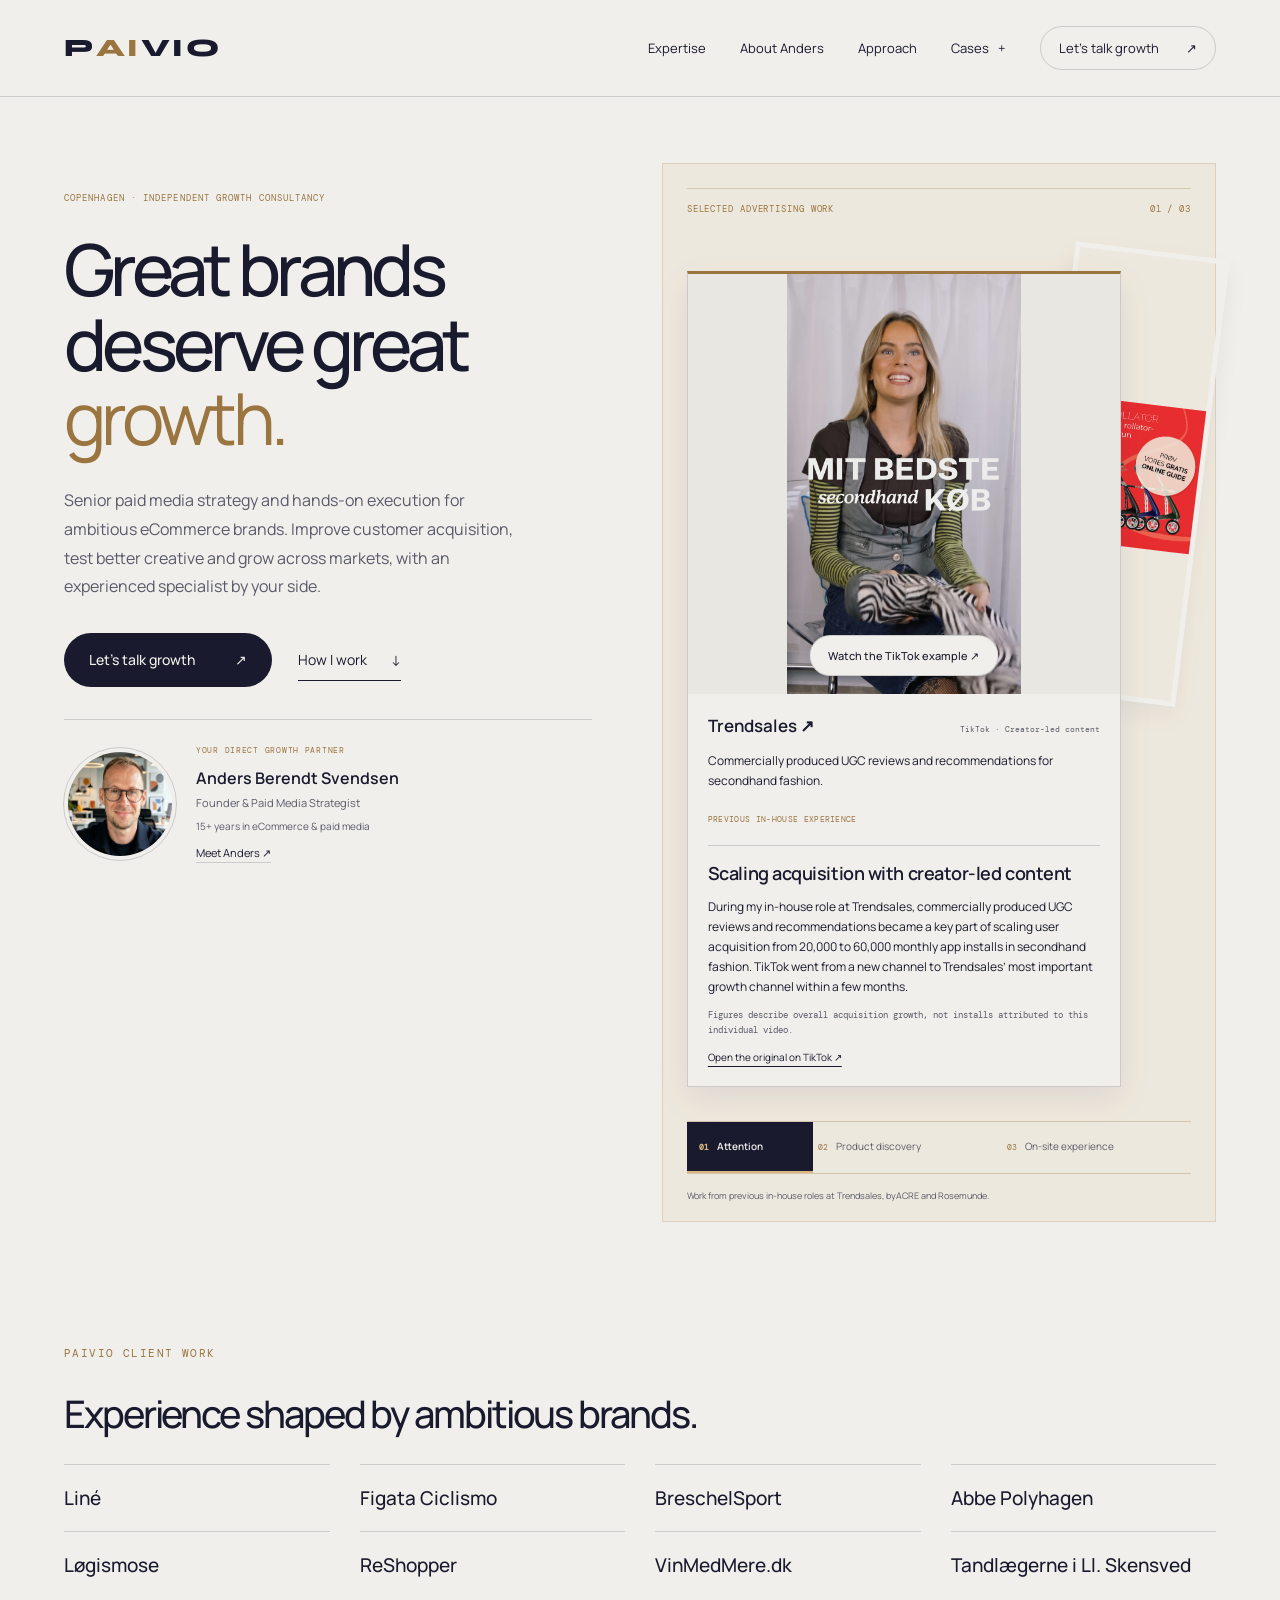
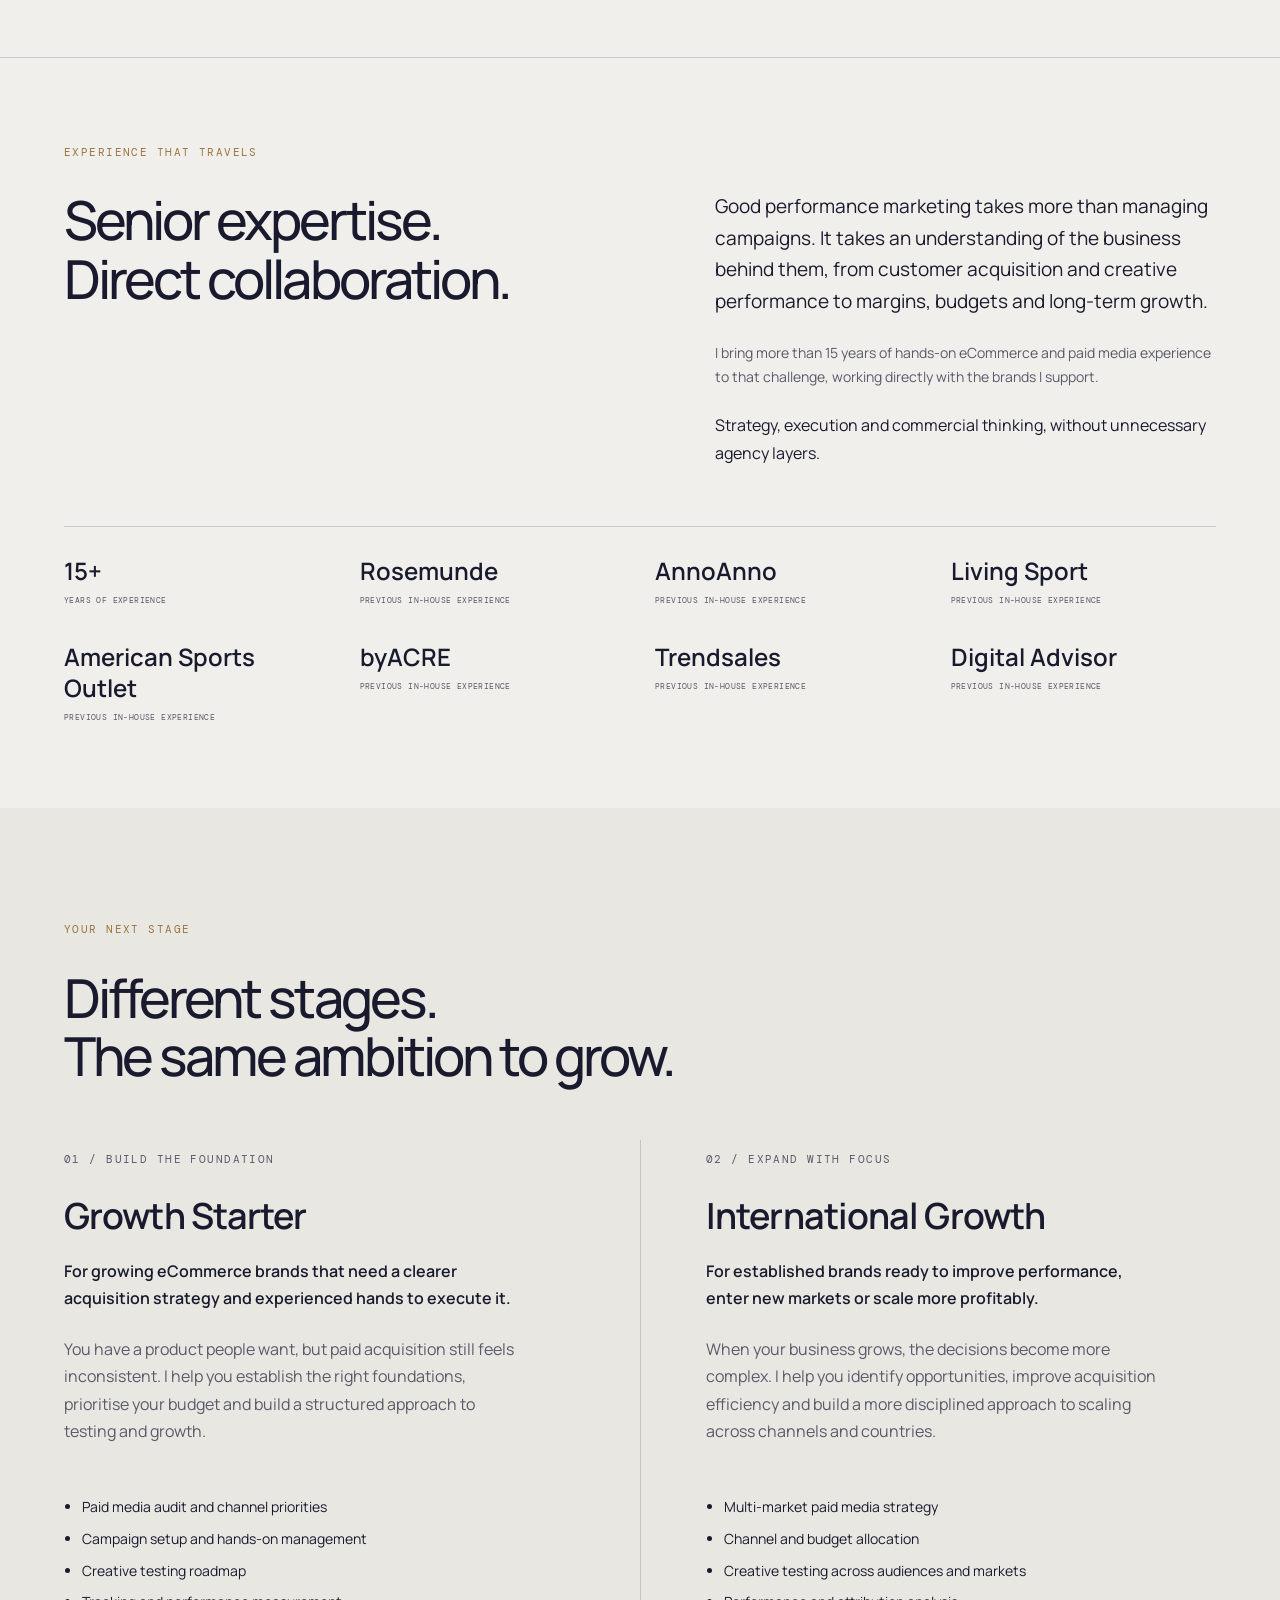
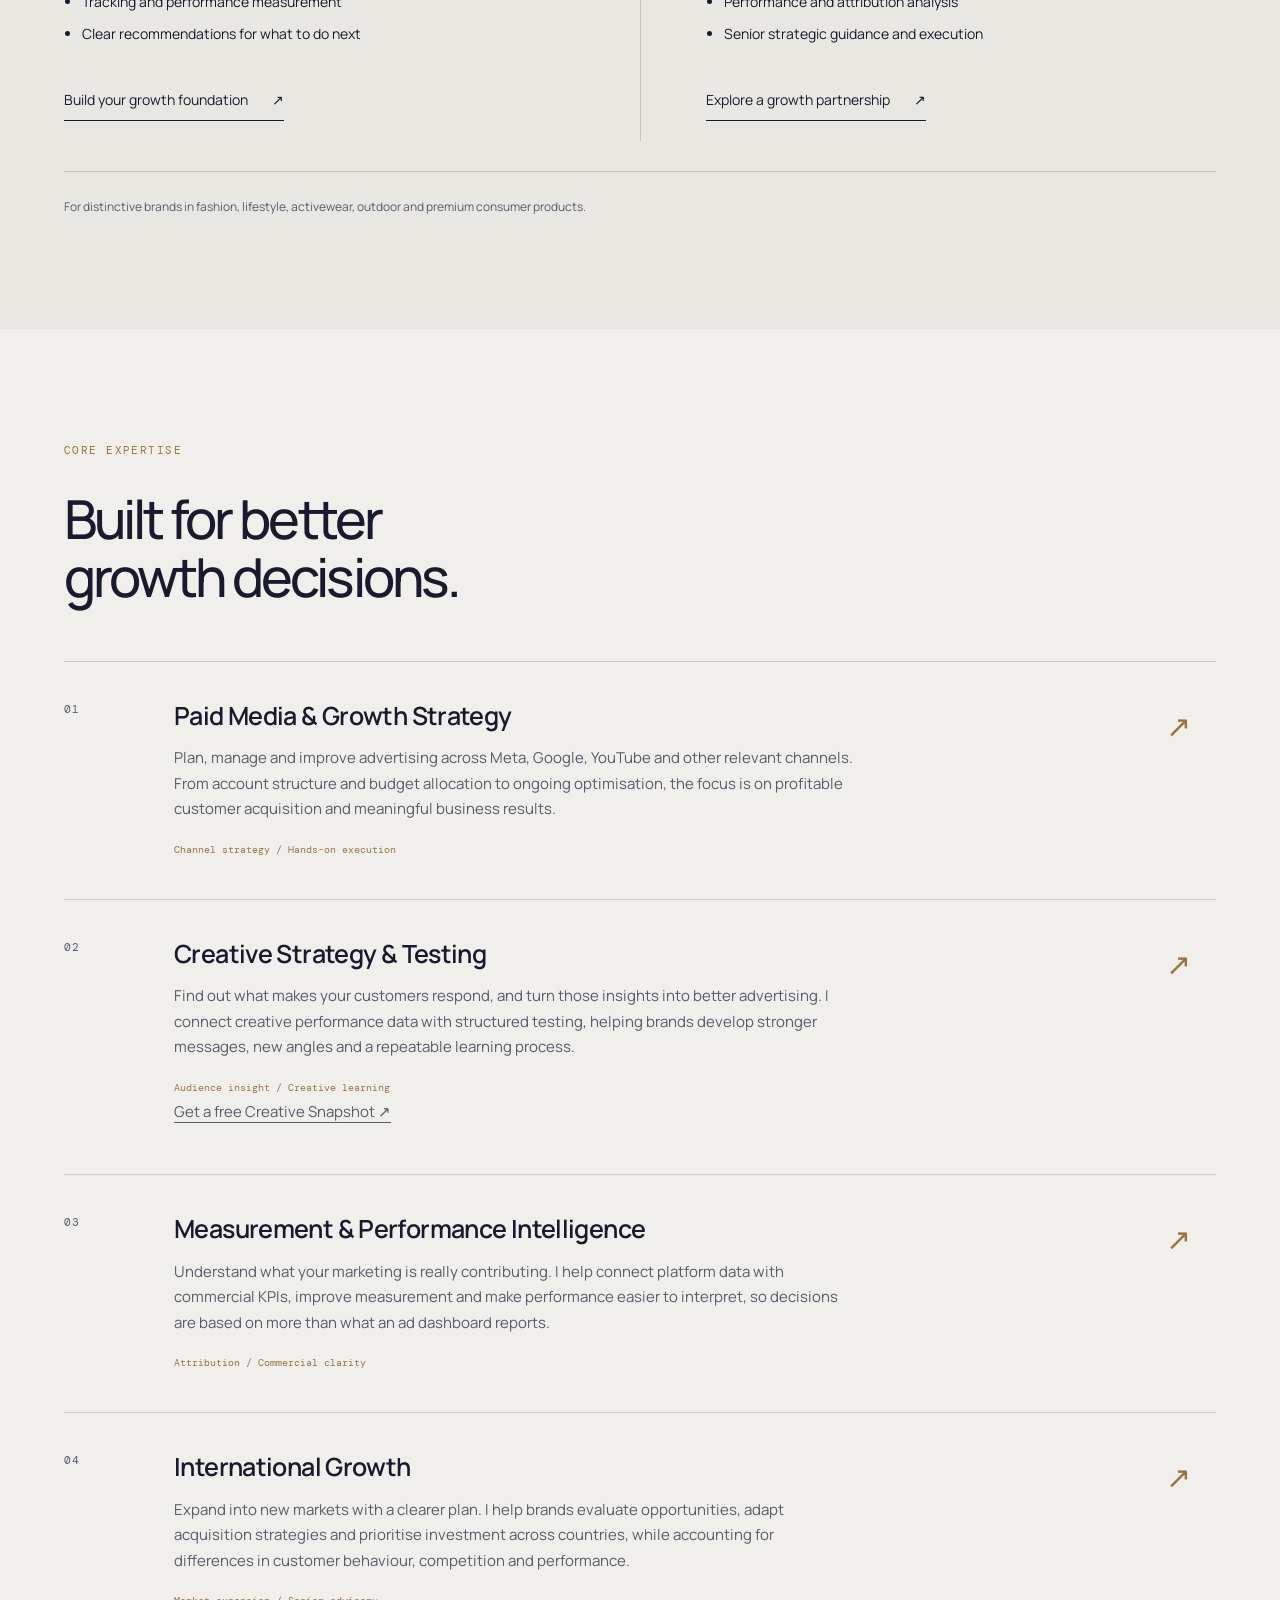
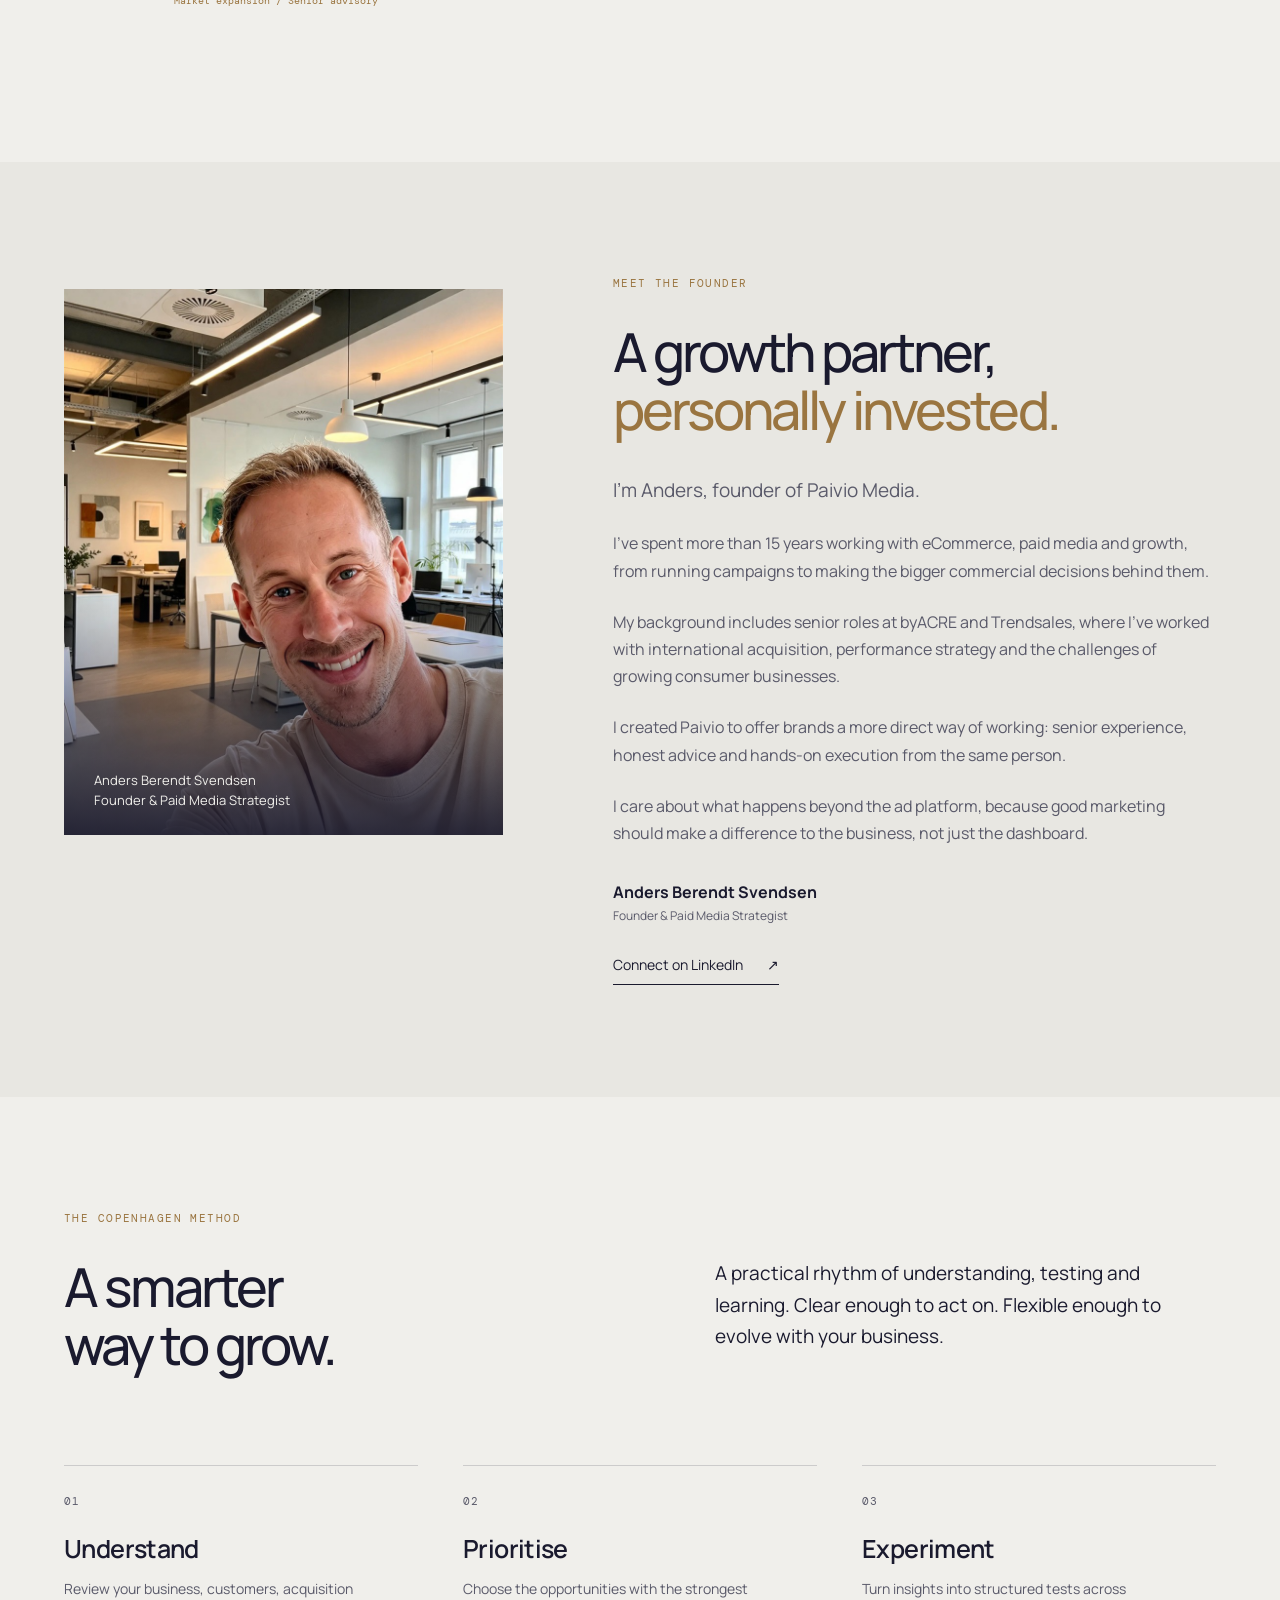
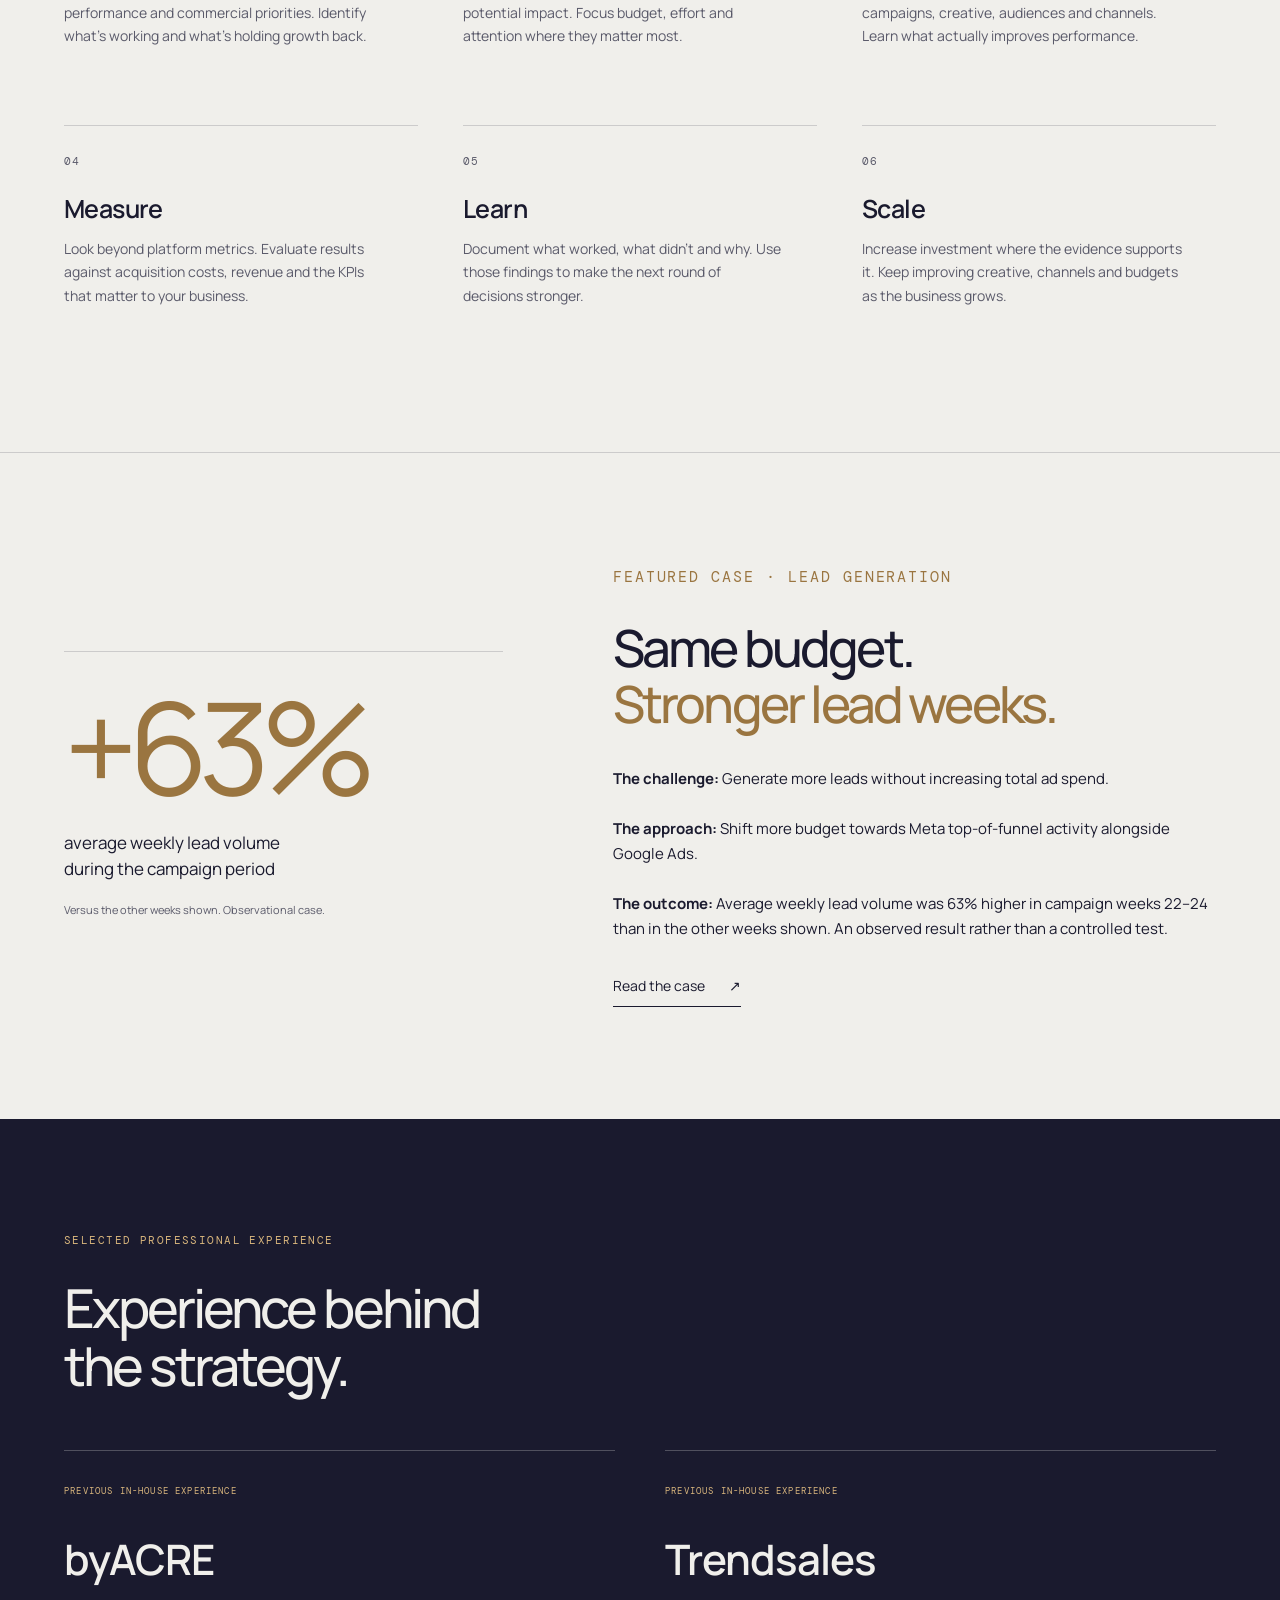
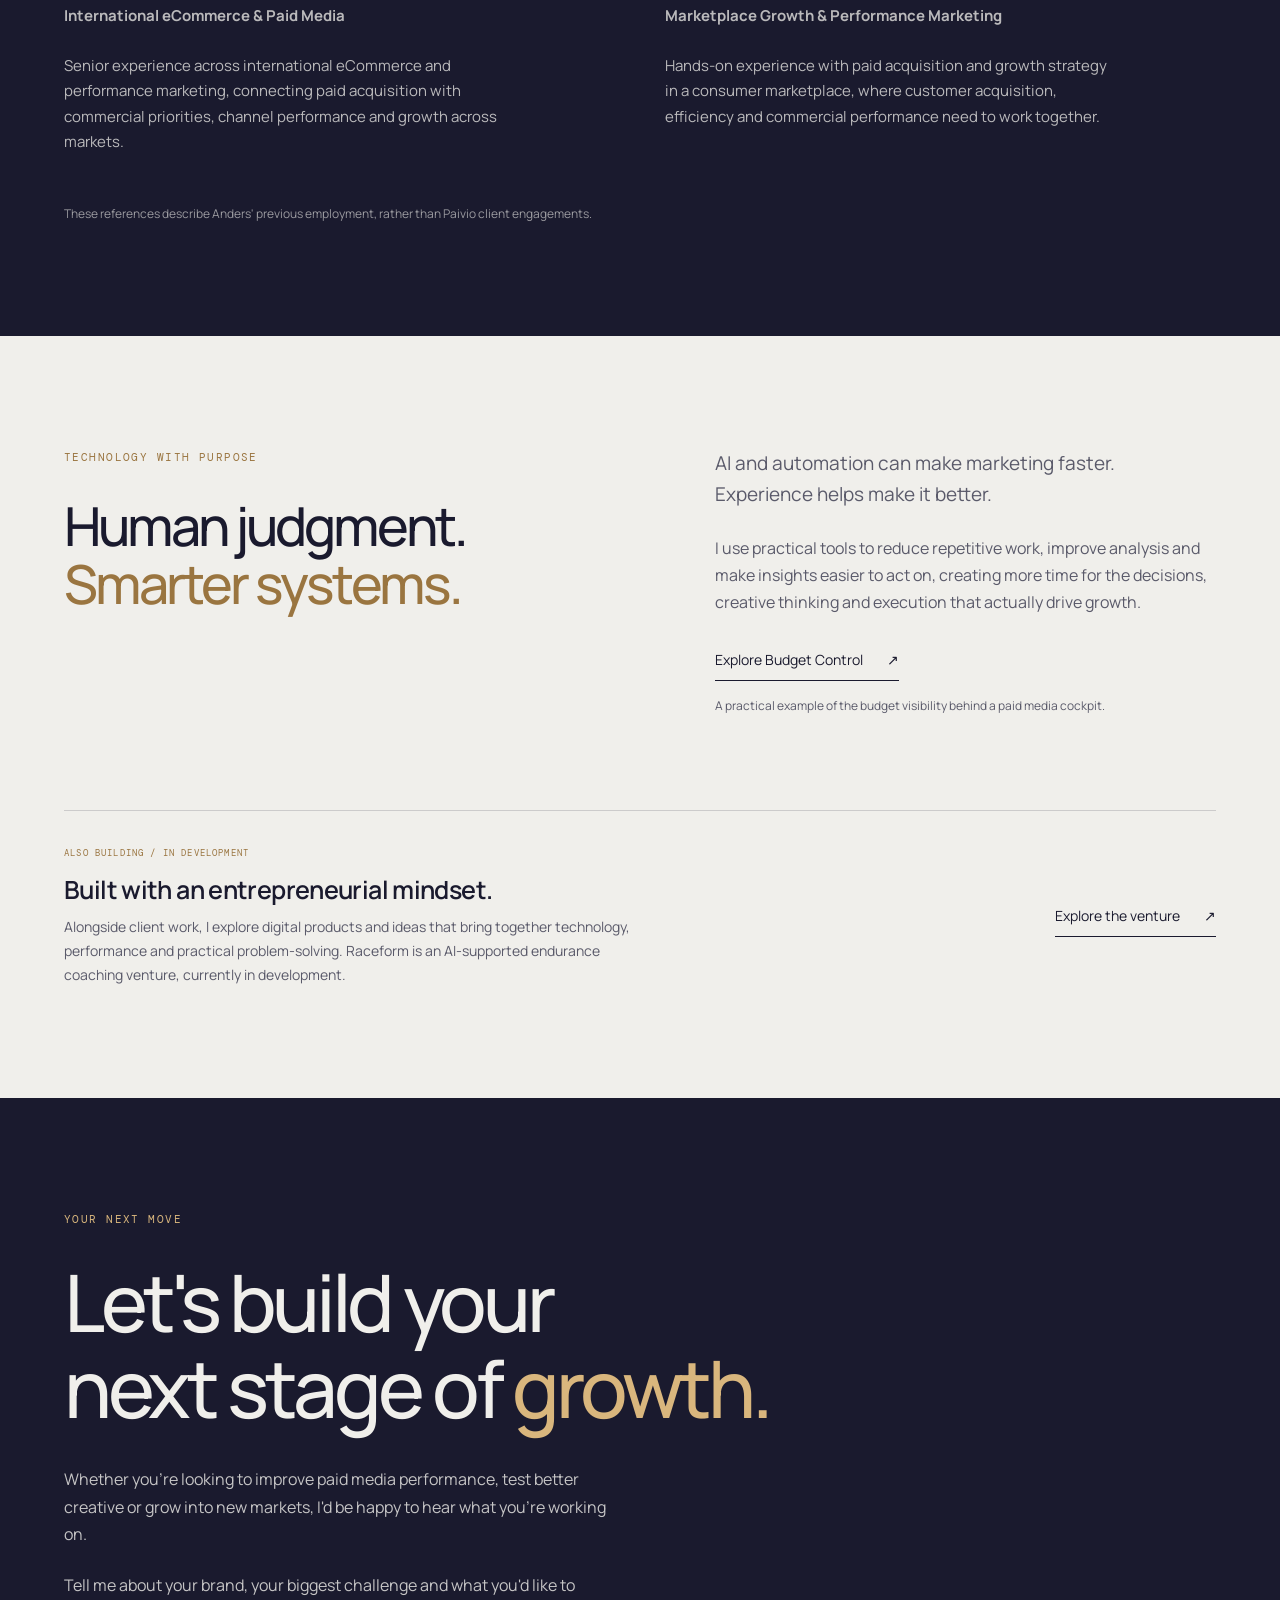
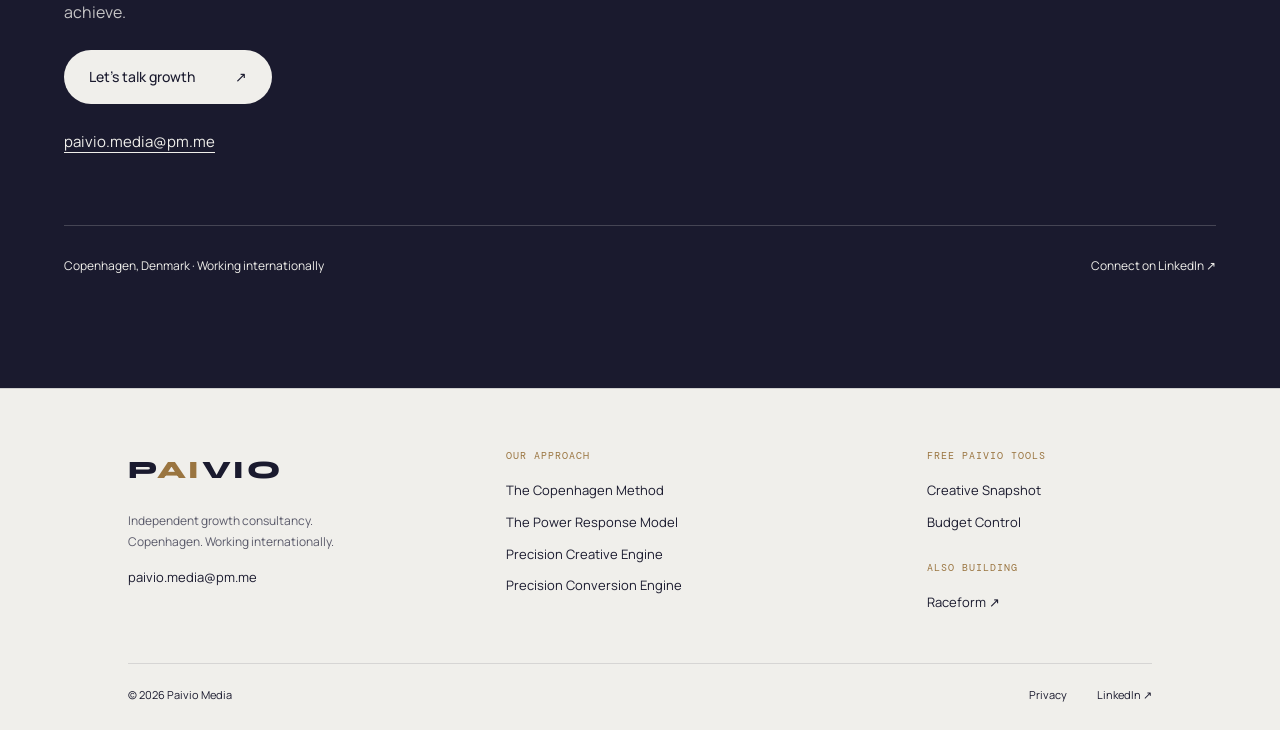
<file: index.html>
<!DOCTYPE html>
<html lang="en">
<head>
<meta charset="UTF-8">
<meta name="viewport" content="width=device-width, initial-scale=1.0">
<title>Paivio Media | Paid Media &amp; eCommerce Growth Consultancy</title>
<meta name="description" content="Senior paid media strategy and hands-on execution for ambitious eCommerce brands. Creative testing, acquisition and international growth. Copenhagen.">
<link rel="icon" href="/favicon.png" type="image/png" sizes="512x512">
<link rel="shortcut icon" href="/favicon.png" type="image/png">
<link rel="apple-touch-icon" href="/apple-touch-icon.png">
<link rel="preconnect" href="https://fonts.googleapis.com">
<link href="https://fonts.googleapis.com/css2?family=Syne:wght@800&family=Manrope:wght@400;500;600;700;800&family=DM+Mono:wght@300;400&display=swap" rel="stylesheet">
<link rel="canonical" href="https://paiviomedia.com/">
<meta property="og:title" content="Paivio Media. Great brands deserve great growth.">
<meta property="og:description" content="Independent growth consultancy for ambitious eCommerce brands. Work directly with Anders Berendt Svendsen.">
<meta property="og:type" content="website"><meta property="og:url" content="https://paiviomedia.com/">
<meta name="twitter:card" content="summary">
<link rel="stylesheet" href="/assets/homepage.css">
<script type="application/ld+json">{"@context":"https://schema.org","@type":"Organization","name":"Paivio Media","url":"https://paiviomedia.com/","email":"paivio.media@pm.me","founder":{"@type":"Person","name":"Anders Berendt Svendsen","sameAs":"https://www.linkedin.com/in/andersberendt/"},"address":{"@type":"PostalAddress","addressLocality":"Copenhagen","addressCountry":"DK"}}</script>
<link rel="stylesheet" href="/assets/editorial.css">
<style>.path-grid article{display:flex;flex-direction:column}.path-grid article>.text-link{margin-top:auto;align-self:flex-start}.path-grid article strong{color:var(--navy);font-weight:600}.expertise-list small{line-height:1.8}.case-story p{font-size:15px}@media(min-width:701px){.founder-grid .secondary{align-self:start}}</style><link rel="stylesheet" href="/assets/campaign-hero-mockup.css"><link rel="stylesheet" href="/assets/ugc-mockup.css"><link rel="stylesheet" href="/assets/founder-journey-mockup.css"><link rel="stylesheet" href="/assets/resource-footer.css"></head>
<body class="editorial-home campaign-concept"><a class="skip" href="#main">Skip to content</a>
<header><nav aria-label="Main navigation"><a class="logo" href="#" aria-label="Paivio home"><span>P</span><span class="gold">AI</span><span>VIO</span></a><button class="menu" aria-expanded="false" aria-controls="navigation">Menu <span>+</span></button><div id="navigation"><a href="#expertise">Expertise</a><a href="#about">About Anders</a><a href="#approach">Approach</a><details class="nav-cases"><summary>Cases</summary><div class="case-dropdown"><a href="/cases/top-funnel/">Same budget. Better leads. ↗</a></div></details><a class="nav-cta" href="#contact">Let's talk growth <span>↗</span></a></div></nav></header>
<main id="main">
<section class="campaign-hero"><div class="wrap campaign-layout"><div class="campaign-copy"><p class="eyebrow">Copenhagen · Independent growth consultancy</p><h1>Great brands<br>deserve great<br><em>growth.</em></h1><p class="campaign-intro">Senior paid media strategy and hands-on execution for ambitious eCommerce brands. Improve customer acquisition, test better creative and grow across markets, with an experienced specialist by your side.</p><div class="actions"><a class="button campaign-cta" href="#contact">Let's talk growth <span>↗</span></a><a class="text-link" href="#approach">How I work <span>↓</span></a></div><div class="campaign-founder founder-focus"><img src="/assets/images/anders-hero.jpg" width="900" height="1120" alt="Anders Berendt Svendsen"><div><p class="founder-eyebrow">Your direct growth partner</p><strong>Anders Berendt Svendsen</strong><span>Founder &amp; Paid Media Strategist</span><small>15+ years in eCommerce &amp; paid media</small><a href="#about">Meet Anders ↗</a></div></div></div><div class="campaign-showcase"><div class="showcase-top"><span>Selected advertising work</span><span id="campaign-counter">01 / 03</span></div><div class="campaign-stage"><img class="hint-card hint-guide" src="/assets/images/campaign-guide.png" alt="" width="451" height="450" aria-hidden="true"><div id="campaign-panel" class="active-campaign attention" role="tabpanel" aria-labelledby="campaign-tab-0" tabindex="0"><div class="campaign-image-wrap"><img id="campaign-image" src="/assets/images/trendsales-ugc-cover.jpg" width="1536" height="2752" alt="Cover image for the Trendsales creator-led review example"><button class="ugc-load" type="button" aria-label="Load the Trendsales TikTok video">Watch the TikTok example <span aria-hidden="true">↗</span></button><div id="ugc-embed" hidden></div></div><div class="campaign-caption"><div class="campaign-meta"><strong id="campaign-brand"><a href="https://www.tiktok.com/@trendsales.dk" target="_blank" rel="noopener noreferrer">Trendsales ↗</a></strong><span id="campaign-channel">TikTok · Creator-led content</span></div><p id="campaign-description">Commercially produced UGC reviews and recommendations for secondhand fashion.</p><small>Previous in-house experience</small><div id="product-journey" hidden><div class="journey-header"><span>01 / The invitation</span><span>02 / The next step</span></div><div class="journey-images"><figure><img src="/assets/images/campaign-guide.png" width="451" height="450" alt="byACRE Meta advertisement inviting people to find a suitable rollator"><figcaption>Meta ad</figcaption></figure><span class="journey-arrow" aria-hidden="true">↗</span><figure><img src="/assets/images/byacre-product-journey.png" width="1274" height="502" alt="byACRE online guide asking which rollator suits the customer, with questions to find a match"><figcaption>Guided product recommendation</figcaption></figure></div><div class="journey-story"><h3>From product uncertainty to a clearer choice.</h3><p>Some customers knew they needed a rollator but did not know where to start. We created a simple online guide and used Meta ads to bring people to a guided product recommendation.</p><ol class="journey-steps"><li><span>01</span>Recognise the uncertainty</li><li><span>02</span>Offer a simple guide</li><li><span>03</span>Help customers find a fit</li></ol><div class="journey-result"><strong>+31.6%</strong><div><span>Revenue growth with flat ROAS</span><small>Meta was one of two main growth channels.</small></div></div><p class="journey-note">Broader byACRE performance context from my in-house work. This result is not attributed to the guide alone.</p></div></div><div id="rosemunde-story" hidden><div class="rose-demand"><p class="rose-kicker">Capture demand. Guide the next step.</p><figure class="rose-search"><figcaption><span>01</span> Brand search</figcaption><img src="/assets/images/rosemunde-search.png" width="661" height="148" alt="Rosemunde branded Google search result for its official webshop"></figure><div class="rose-connector" aria-hidden="true">↓</div><figure class="rose-popup"><figcaption><span>02</span> Relevant on-site guidance</figcaption><img src="/assets/images/rosemunde-popup.png" width="664" height="409" alt="Rosemunde popup for US visitors with delivery times, free-shipping threshold and return information"></figure></div><div class="rose-summary"><h3>Turn brand demand into a clearer path to purchase.</h3><p>In my in-house role at Rosemunde, I worked to capture existing brand demand and connect brand content with relevant on-site guidance.</p><ul><li>Help visitors find current offers.</li><li>Show newsletter invitations to new visitors.</li><li>Address delivery questions with geographically targeted information.</li></ul><div class="rose-stat"><strong>+125%</strong><span>Annual eCommerce revenue growth across DTC and wholesale.</span></div><small>This work contributed to the broader growth programme. The figure describes overall eCommerce performance, not revenue attributed to this search result or popup alone.</small><a href="https://sleeknote.com/success-stories/rosemunde" target="_blank" rel="noopener noreferrer">Read Sleeknote’s article on the on-site approach ↗</a></div></div><div id="ugc-summary"><h3>Scaling acquisition with creator-led content</h3><p>During my in-house role at Trendsales, commercially produced UGC reviews and recommendations became a key part of scaling user acquisition from 20,000 to 60,000 monthly app installs in secondhand fashion. TikTok went from a new channel to Trendsales’ most important growth channel within a few months.</p><small>Figures describe overall acquisition growth, not installs attributed to this individual video.</small><a class="ugc-source" href="https://www.tiktok.com/@trendsales.dk/video/7312396010590833952" target="_blank" rel="noopener noreferrer">Open the original on TikTok ↗</a></div></div></div></div><div class="campaign-tabs" role="tablist" aria-label="Explore advertising examples"><button type="button" id="campaign-tab-0" role="tab" aria-selected="true" aria-controls="campaign-panel" tabindex="0" data-campaign="0"><span>01</span> Attention</button><button type="button" id="campaign-tab-1" role="tab" aria-selected="false" aria-controls="campaign-panel" tabindex="-1" data-campaign="1"><span>02</span> Product discovery</button><button type="button" id="campaign-tab-2" role="tab" aria-selected="false" aria-controls="campaign-panel" tabindex="-1" data-campaign="2"><span>03</span> On-site experience</button></div><p class="campaign-context">Work from previous in-house roles at Trendsales, byACRE and Rosemunde.</p></div></div></section>
<section class="client-references wrap" aria-labelledby="client-heading"><p class="eyebrow">Paivio client work</p><h2 id="client-heading">Experience shaped by ambitious brands.</h2><ul class="client-names"><li>Liné</li><li>Figata Ciclismo</li><li>BreschelSport</li><li>Abbe Polyhagen</li><li>Løgismose</li><li>ReShopper</li><li>VinMedMere.dk</li><li>Tandlægerne i Ll. Skensved</li></ul></section>
<section class="credibility wrap"><p class="eyebrow">Experience that travels</p><div class="credibility-grid"><h2>Senior expertise.<br>Direct collaboration.</h2><div><p class="body">Good performance marketing takes more than managing campaigns. It takes an understanding of the business behind them, from customer acquisition and creative performance to margins, budgets and long-term growth.</p><p class="muted">I bring more than 15 years of hands-on eCommerce and paid media experience to that challenge, working directly with the brands I support.</p><p>Strategy, execution and commercial thinking, without unnecessary agency layers.</p></div></div><div class="experience-strip"><span>15+ <small>years of experience</small></span><span>Rosemunde <small>previous in-house experience</small></span><span>AnnoAnno <small>previous in-house experience</small></span><span>Living Sport <small>previous in-house experience</small></span><span>American Sports Outlet <small>previous in-house experience</small></span><span>byACRE <small>previous in-house experience</small></span><span>Trendsales <small>previous in-house experience</small></span><span>Digital Advisor <small>previous in-house experience</small></span></div></section>
<section class="pathways section"><div class="wrap"><p class="eyebrow">Your next stage</p><h2>Different stages.<br>The same ambition to grow.</h2><div class="path-grid"><article><span class="index">01 / Build the foundation</span><h3>Growth Starter</h3><p><strong>For growing eCommerce brands that need a clearer acquisition strategy and experienced hands to execute it.</strong></p><p>You have a product people want, but paid acquisition still feels inconsistent. I help you establish the right foundations, prioritise your budget and build a structured approach to testing and growth.</p><ul><li>Paid media audit and channel priorities</li><li>Campaign setup and hands-on management</li><li>Creative testing roadmap</li><li>Tracking and performance measurement</li><li>Clear recommendations for what to do next</li></ul><a class="text-link" href="mailto:paivio.media@pm.me?subject=Growth%20Starter">Build your growth foundation <span>↗</span></a></article><article><span class="index">02 / Expand with focus</span><h3>International Growth</h3><p><strong>For established brands ready to improve performance, enter new markets or scale more profitably.</strong></p><p>When your business grows, the decisions become more complex. I help you identify opportunities, improve acquisition efficiency and build a more disciplined approach to scaling across channels and countries.</p><ul><li>Multi-market paid media strategy</li><li>Channel and budget allocation</li><li>Creative testing across audiences and markets</li><li>Performance and attribution analysis</li><li>Senior strategic guidance and execution</li></ul><a class="text-link" href="mailto:paivio.media@pm.me?subject=International%20Growth">Explore a growth partnership <span>↗</span></a></article></div><p class="sector-note">For distinctive brands in fashion, lifestyle, activewear, outdoor and premium consumer products.</p></div></section>
<section class="expertise section wrap" id="expertise"><div class="section-heading"><p class="eyebrow">Core expertise</p><h2>Built for better<br>growth decisions.</h2></div><div class="expertise-list"><article><span class="index">01</span><div><h3>Paid Media & Growth Strategy</h3><p>Plan, manage and improve advertising across Meta, Google, YouTube and other relevant channels. From account structure and budget allocation to ongoing optimisation, the focus is on profitable customer acquisition and meaningful business results.</p><small>Channel strategy / Hands-on execution</small></div><span class="expertise-mark" aria-hidden="true">↗</span></article><article><span class="index">02</span><div><h3>Creative Strategy & Testing</h3><p>Find out what makes your customers respond, and turn those insights into better advertising. I connect creative performance data with structured testing, helping brands develop stronger messages, new angles and a repeatable learning process.</p><small>Audience insight / Creative learning</small><p class="snapshot-context"><a href="/creative-snapshot/">Get a free Creative Snapshot ↗</a></p></div><span class="expertise-mark" aria-hidden="true">↗</span></article><article><span class="index">03</span><div><h3>Measurement & Performance Intelligence</h3><p>Understand what your marketing is really contributing. I help connect platform data with commercial KPIs, improve measurement and make performance easier to interpret, so decisions are based on more than what an ad dashboard reports.</p><small>Attribution / Commercial clarity</small></div><span class="expertise-mark" aria-hidden="true">↗</span></article><article><span class="index">04</span><div><h3>International Growth</h3><p>Expand into new markets with a clearer plan. I help brands evaluate opportunities, adapt acquisition strategies and prioritise investment across countries, while accounting for differences in customer behaviour, competition and performance.</p><small>Market expansion / Senior advisory</small></div><span class="expertise-mark" aria-hidden="true">↗</span></article></div></section>
<section class="founder section" id="about"><div class="wrap founder-grid"><figure class="portrait secondary has-photo"><img src="/assets/images/anders-founder.jpg" width="900" height="1120" alt="Anders Berendt Svendsen smiling, wearing a light shirt" loading="lazy"><figcaption><span>Anders Berendt Svendsen</span><span>Founder &amp; Paid Media Strategist</span></figcaption></figure><div><p class="eyebrow">Meet the founder</p><h2>A growth partner,<br><em>personally invested.</em></h2><p class="body">I'm Anders, founder of Paivio Media.</p><p>I've spent more than 15 years working with eCommerce, paid media and growth, from running campaigns to making the bigger commercial decisions behind them.</p><p>My background includes senior roles at byACRE and Trendsales, where I've worked with international acquisition, performance strategy and the challenges of growing consumer businesses.</p><p>I created Paivio to offer brands a more direct way of working: senior experience, honest advice and hands-on execution from the same person.</p><p>I care about what happens beyond the ad platform, because good marketing should make a difference to the business, not just the dashboard.</p><div class="signature"><strong>Anders Berendt Svendsen</strong><span>Founder &amp; Paid Media Strategist</span></div><a class="text-link" href="https://www.linkedin.com/in/andersberendt/" target="_blank" rel="noopener noreferrer">Connect on LinkedIn <span>↗</span></a></div></div></section>
<section class="approach section wrap" id="approach"><p class="eyebrow">The Copenhagen Method</p><div class="section-heading split"><h2>A smarter<br>way to grow.</h2><p class="body">A practical rhythm of understanding, testing and learning. Clear enough to act on. Flexible enough to evolve with your business.</p></div><ol class="method-grid"><li><span class="index">01</span><h3>Understand</h3><p>Review your business, customers, acquisition performance and commercial priorities. Identify what's working and what's holding growth back.</p></li><li><span class="index">02</span><h3>Prioritise</h3><p>Choose the opportunities with the strongest potential impact. Focus budget, effort and attention where they matter most.</p></li><li><span class="index">03</span><h3>Experiment</h3><p>Turn insights into structured tests across campaigns, creative, audiences and channels. Learn what actually improves performance.</p></li><li><span class="index">04</span><h3>Measure</h3><p>Look beyond platform metrics. Evaluate results against acquisition costs, revenue and the KPIs that matter to your business.</p></li><li><span class="index">05</span><h3>Learn</h3><p>Document what worked, what didn't and why. Use those findings to make the next round of decisions stronger.</p></li><li><span class="index">06</span><h3>Scale</h3><p>Increase investment where the evidence supports it. Keep improving creative, channels and budgets as the business grows.</p></li></ol></section>
<section class="case-teaser section wrap"><div class="case-proof"><span>+63%</span><p>average weekly lead volume<br>during the campaign period</p><small>Versus the other weeks shown. Observational case.</small></div><div class="case-story"><p class="eyebrow">Featured case · Lead generation</p><h2>Same budget.<br><em>Stronger lead weeks.</em></h2><p class="body"><strong>The challenge:</strong> Generate more leads without increasing total ad spend.</p><p><strong>The approach:</strong> Shift more budget towards Meta top-of-funnel activity alongside Google Ads.</p><p><strong>The outcome:</strong> Average weekly lead volume was 63% higher in campaign weeks 22–24 than in the other weeks shown. An observed result rather than a controlled test.</p><a class="text-link" href="/cases/top-funnel/">Read the case <span>↗</span></a></div></section><section class="work section"><div class="wrap"><p class="eyebrow">Selected professional experience</p><h2>Experience behind<br>the strategy.</h2><div class="work-grid"><article><span class="index">Previous in-house experience</span><h3>byACRE</h3><p><strong>International eCommerce &amp; Paid Media</strong></p><p>Senior experience across international eCommerce and performance marketing, connecting paid acquisition with commercial priorities, channel performance and growth across markets.</p></article><article><span class="index">Previous in-house experience</span><h3>Trendsales</h3><p><strong>Marketplace Growth &amp; Performance Marketing</strong></p><p>Hands-on experience with paid acquisition and growth strategy in a consumer marketplace, where customer acquisition, efficiency and commercial performance need to work together.</p></article></div><p class="muted work-note">These references describe Anders' previous employment, rather than Paivio client engagements.</p></div></section>
<section class="systems section wrap"><div class="split"><div><p class="eyebrow">Technology with purpose</p><h2>Human judgment.<br><em>Smarter systems.</em></h2></div><div><p class="body">AI and automation can make marketing faster. Experience helps make it better.</p><p>I use practical tools to reduce repetitive work, improve analysis and make insights easier to act on, creating more time for the decisions, creative thinking and execution that actually drive growth.</p><a class="text-link" href="/budget-control/">Explore Budget Control <span>↗</span></a><p class="tool-note">A practical example of the budget visibility behind a paid media cockpit.</p></div></div><aside class="venture"><div><p class="eyebrow">Also building / In development</p><h3>Built with an entrepreneurial mindset.</h3><p>Alongside client work, I explore digital products and ideas that bring together technology, performance and practical problem-solving. Raceform is an AI-supported endurance coaching venture, currently in development.</p></div><a class="text-link" href="https://raceform.app/" target="_blank" rel="noopener noreferrer">Explore the venture <span>↗</span></a></aside></section>
<section class="contact section" id="contact"><div class="wrap"><p class="eyebrow">Your next move</p><h2>Let's build your<br>next stage of <em>growth.</em></h2><p>Whether you're looking to improve paid media performance, test better creative or grow into new markets, I'd be happy to hear what you're working on.</p><p>Tell me about your brand, your biggest challenge and what you'd like to achieve.</p><a class="button light" href="mailto:paivio.media@pm.me">Let's talk growth <span>↗</span></a><a class="email" href="mailto:paivio.media@pm.me">paivio.media@pm.me</a><div class="contact-bottom"><span>Copenhagen, Denmark · Working internationally</span><a href="https://www.linkedin.com/in/andersberendt/" target="_blank" rel="noopener noreferrer">Connect on LinkedIn ↗</a></div></div></section>
</main><footer class="resource-footer"><div class="wrap"><div class="resource-footer-top"><div><a class="logo" href="/" aria-label="Paivio home"><span>P</span><span class="gold">AI</span><span>VIO</span></a><p>Independent growth consultancy.<br>Copenhagen. Working internationally.</p><a href="mailto:paivio.media@pm.me">paivio.media@pm.me</a></div><div><h2>Our approach</h2><a href="/the-copenhagen-method/">The Copenhagen Method</a><a href="/frameworks/power-response-model/">The Power Response Model</a><a href="/frameworks/precision-creative-engine/">Precision Creative Engine</a><a href="/frameworks/precision-conversion-engine/">Precision Conversion Engine</a></div><div><h2>Free Paivio tools</h2><a href="/creative-snapshot/">Creative Snapshot</a><a href="/budget-control/">Budget Control</a><h2 class="footer-extra">Also building</h2><a href="https://raceform.app/" target="_blank" rel="noopener noreferrer">Raceform ↗</a></div></div><div class="resource-footer-bottom"><span>© 2026 Paivio Media</span><a href="/privacy/">Privacy</a><a href="https://www.linkedin.com/in/andersberendt/" target="_blank" rel="noopener noreferrer">LinkedIn ↗</a></div></div></footer>
<script src="/assets/homepage.js" defer></script><script src="/assets/campaign-journey-mockup.js" defer></script></body></html>
</file>
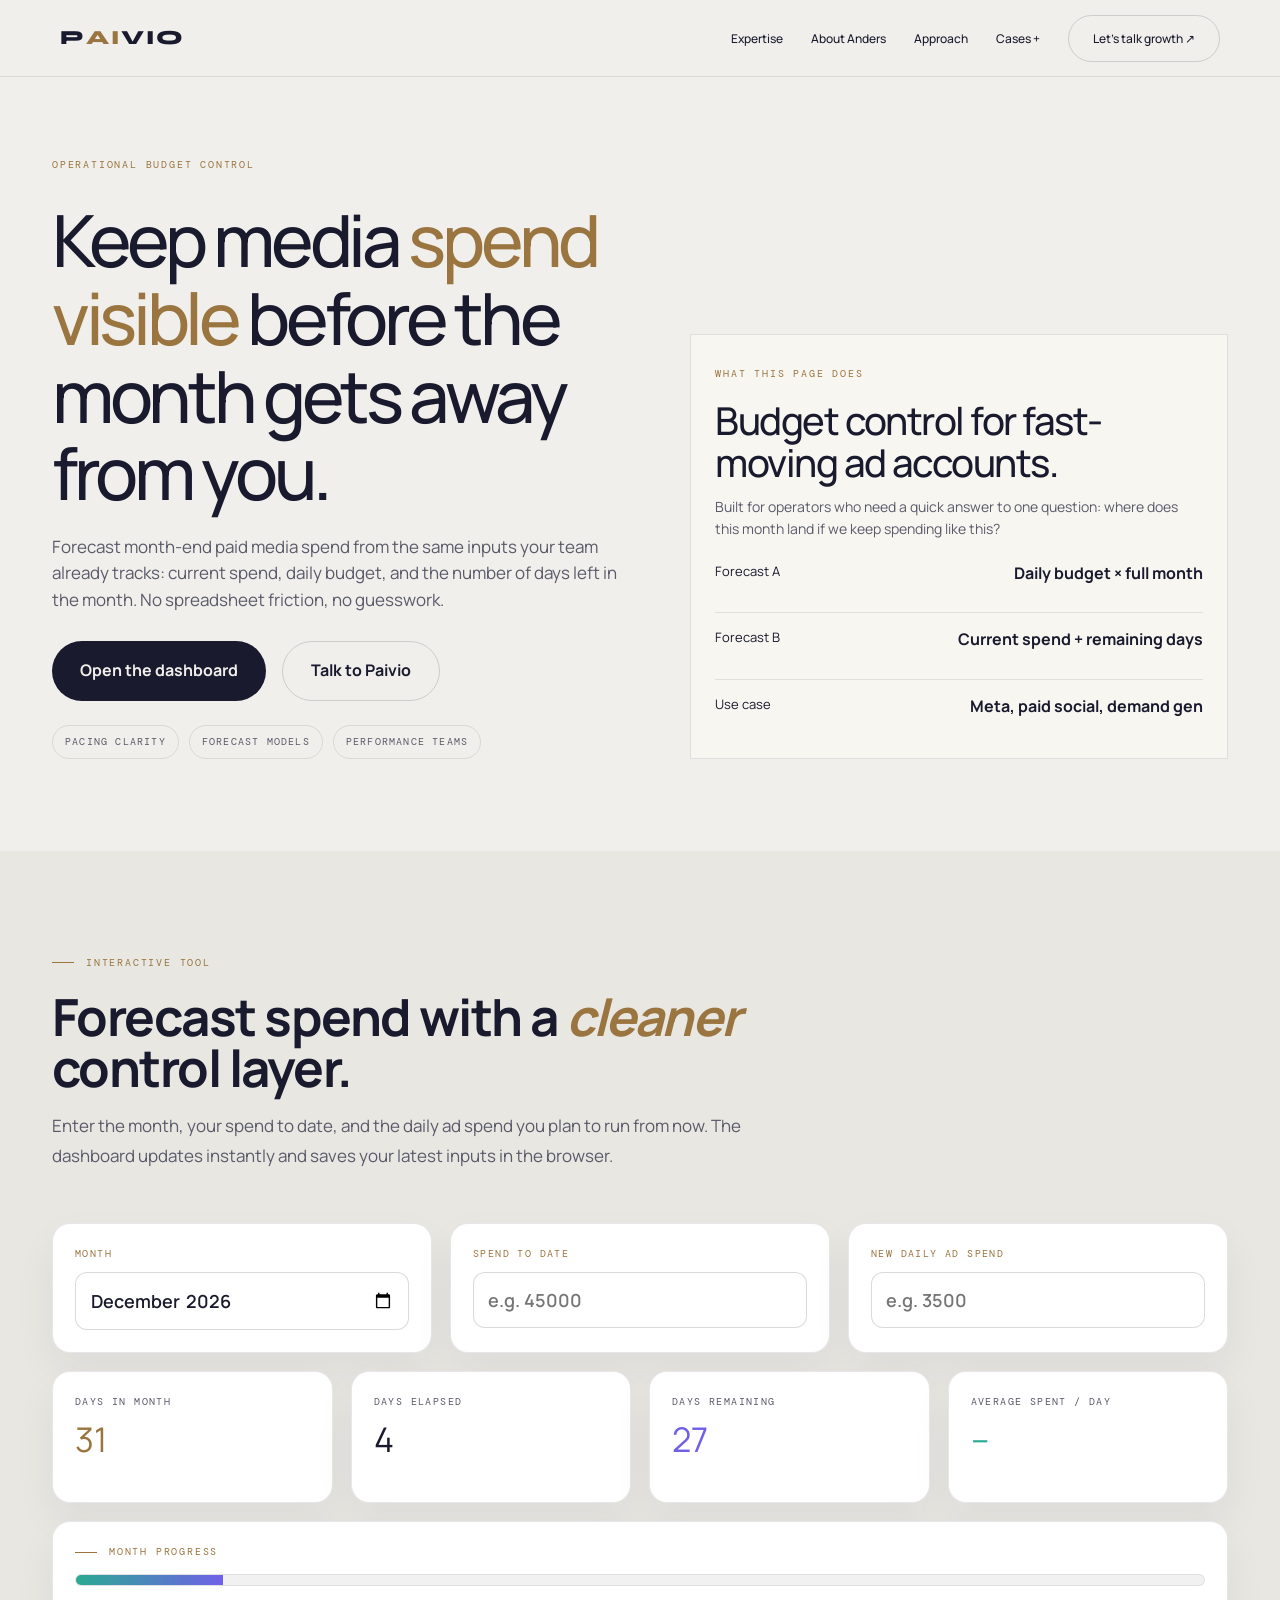
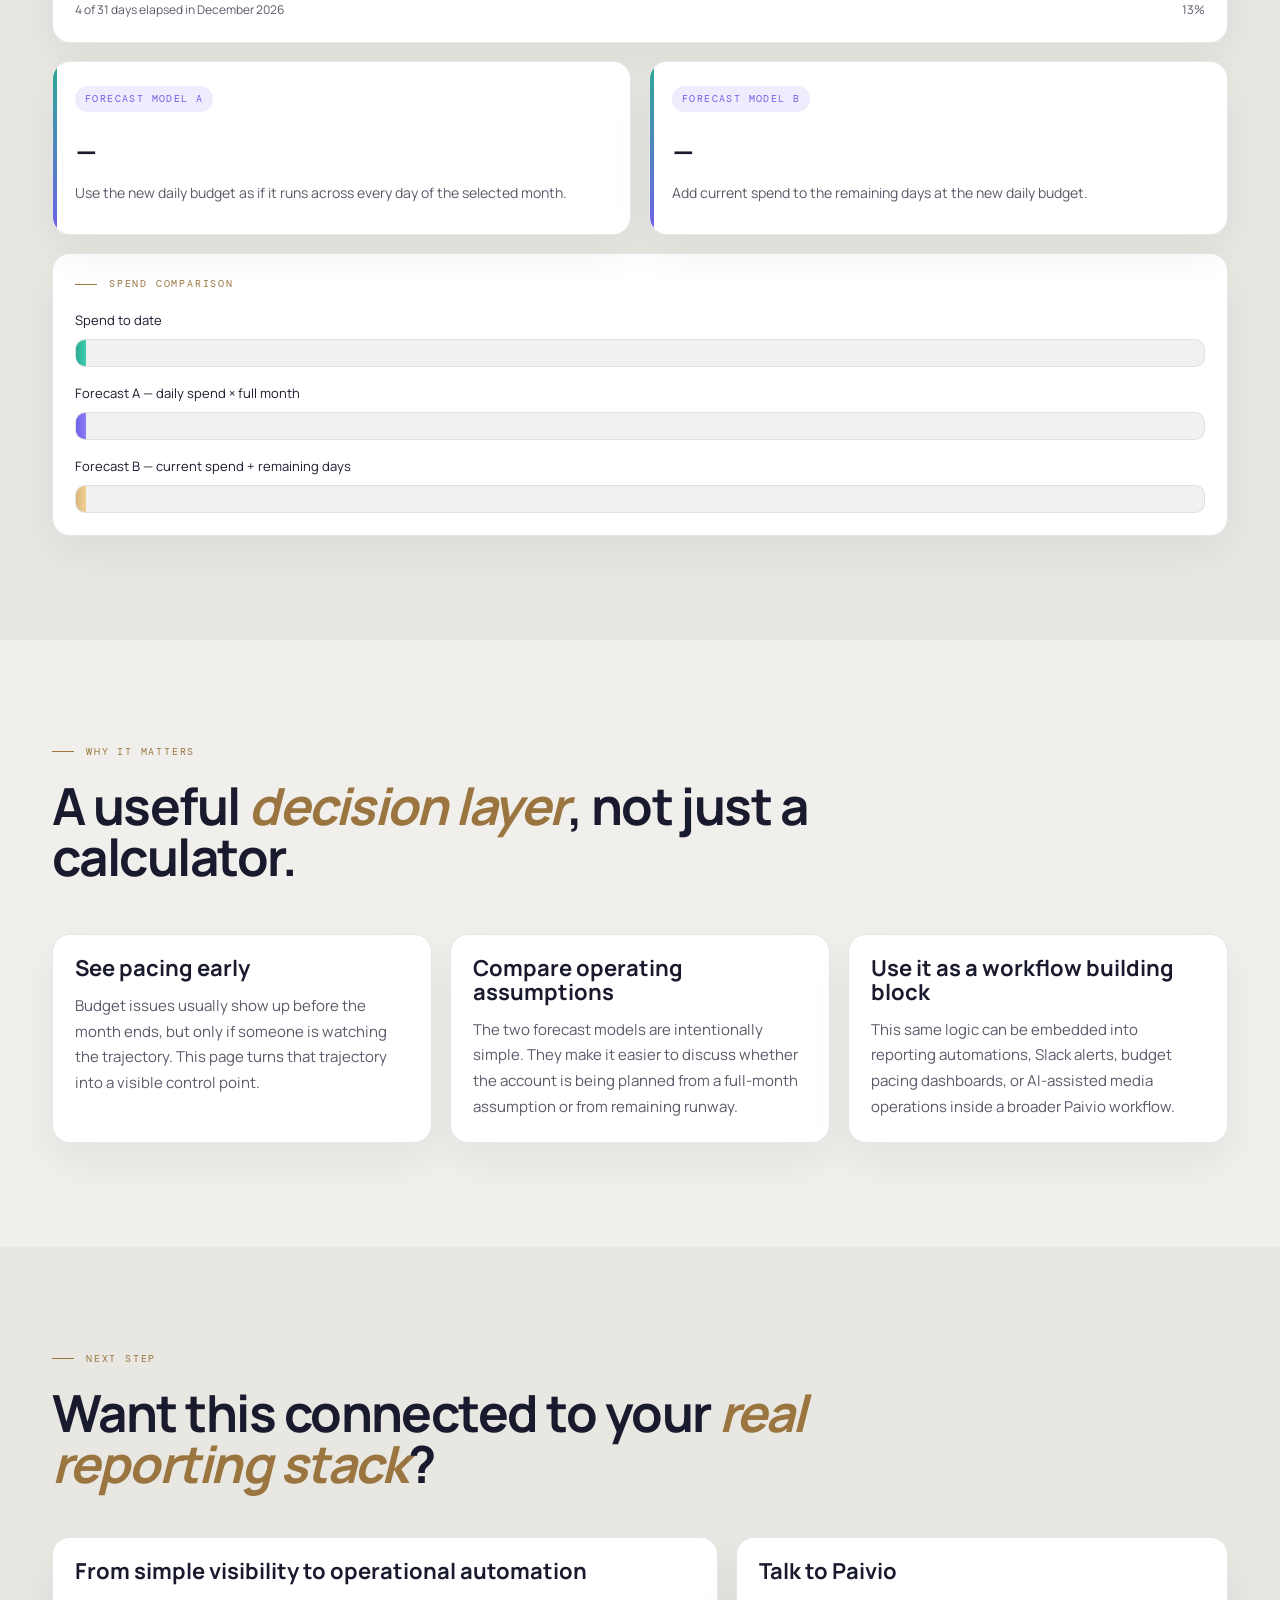
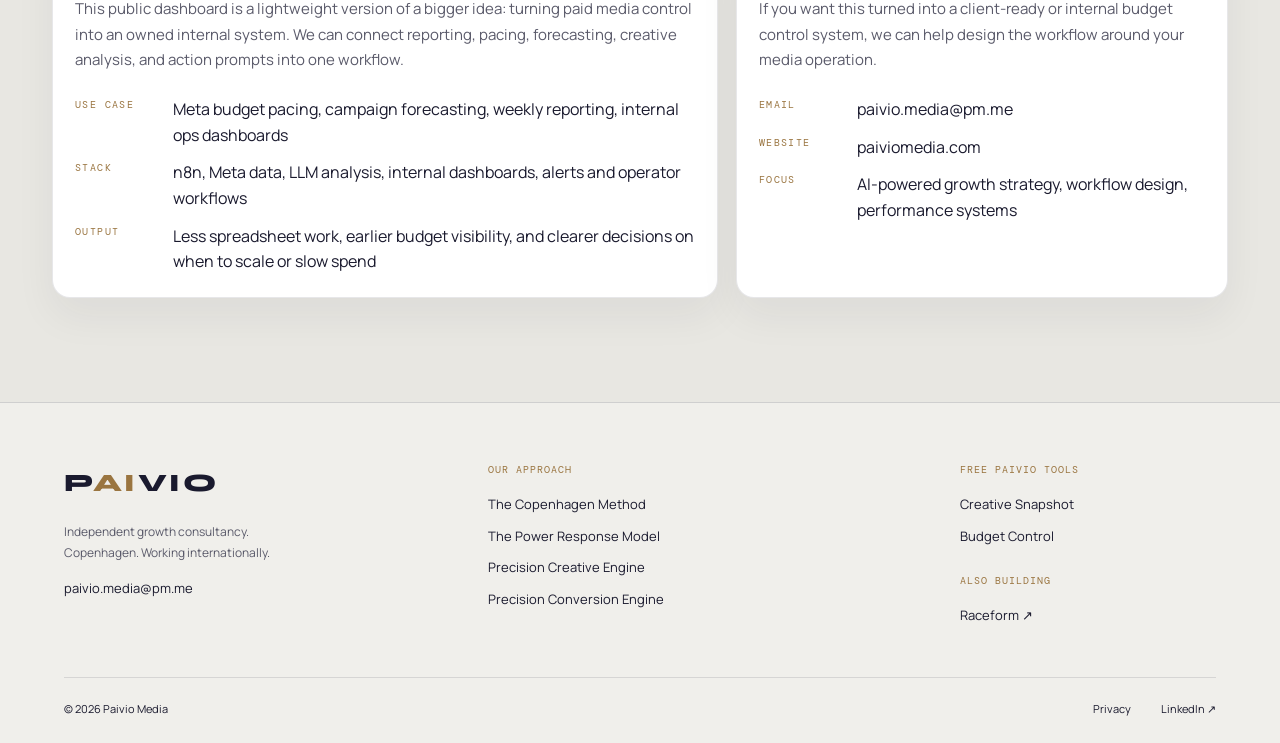
<file: budget-control/index.html>
<!DOCTYPE html>
<html lang="en">
<head>
<meta charset="UTF-8">
<meta name="viewport" content="width=device-width, initial-scale=1.0">
<title>Budget Control | Paivio Media</title>
<meta name="description" content="Budget control for performance teams. Forecast month-end spend, compare pacing models, and keep media budgets visible in real time.">
<link rel="preconnect" href="https://fonts.googleapis.com">
<link href="https://fonts.googleapis.com/css2?family=Syne:wght@800&family=Manrope:wght@400;500;600;700;800&family=DM+Mono:wght@300;400&display=swap" rel="stylesheet">
<style>
:root {
  --bg: #f0efeb;
  --surface: #f7f6f1;
  --surface-strong: #ffffff;
  --ink: #1a1a2e;
  --muted: #5a5a6a;
  --line: rgba(26, 26, 46, 0.1);
  --line-strong: rgba(26, 26, 46, 0.16);
  --gold: #9a7540;
  --gold-soft: rgba(154, 117, 64, 0.12);
  --teal: #2aaa92;
  --teal-soft: rgba(42, 170, 146, 0.12);
  --violet: #7060e8;
  --violet-soft: rgba(112, 96, 232, 0.12);
  --rose: #d44f65;
  --rose-soft: rgba(212, 79, 101, 0.12);
  --hero: #10111b;
  --hero-ink: #f2f1ed;
  --hero-muted: rgba(242, 241, 237, 0.72);
}
* { box-sizing: border-box; margin: 0; padding: 0; }
html { scroll-behavior: smooth; }
body {
  font-family: 'Manrope', sans-serif;
  font-size: 16px;
  line-height: 1.6;
  color: var(--ink);
  background: var(--bg);
}
a { color: inherit; }
nav {
  position: fixed;
  top: 0;
  left: 0;
  right: 0;
  z-index: 200;
  padding: 20px 52px;
  display: flex;
  align-items: center;
  justify-content: space-between;
  border-bottom: 1px solid rgba(242, 241, 237, 0.08);
  transition: background 0.3s, border-color 0.3s, backdrop-filter 0.3s;
}
nav.scrolled {
  background: rgba(240, 239, 235, 0.94);
  backdrop-filter: blur(16px);
  border-color: rgba(0, 0, 0, 0.08);
}
.nav-logo {
  font-family: 'Manrope', sans-serif;
  font-weight: 800;
  font-size: 20px;
  letter-spacing: 0.1em;
  text-transform: uppercase;
  text-decoration: none;
  display: flex;
  align-items: center;
}
.logo-rest { color: var(--hero-ink); }
.logo-ai { color: #d9b67d; }
nav.scrolled .logo-rest { color: var(--ink); }
nav.scrolled .logo-ai { color: var(--gold); }
.nav-links {
  list-style: none;
  display: flex;
  align-items: center;
  gap: 40px;
}
.nav-links a {
  font-family: 'DM Mono', monospace;
  font-size: 11px;
  letter-spacing: 0.14em;
  text-transform: uppercase;
  text-decoration: none;
  color: rgba(242, 241, 237, 0.74);
}
.nav-links a:hover { color: #fff; }
nav.scrolled .nav-links a { color: var(--muted); }
nav.scrolled .nav-links a:hover { color: var(--gold); }
.nav-cta {
  background: #fff !important;
  color: #111220 !important;
  padding: 14px 24px;
  border-radius: 999px;
}
.hero {
  min-height: 76vh;
  padding: 136px 52px 92px;
  background:
    radial-gradient(circle at 82% 18%, rgba(42, 170, 146, 0.18), transparent 24%),
    radial-gradient(circle at 16% 8%, rgba(154, 117, 64, 0.14), transparent 26%),
    linear-gradient(180deg, rgba(7, 10, 18, 0.92) 0%, rgba(16, 17, 27, 0.96) 100%);
  color: var(--hero-ink);
  position: relative;
  overflow: hidden;
}
.hero::after {
  content: '';
  position: absolute;
  inset: auto -10% -24% 40%;
  height: 420px;
  background: radial-gradient(circle, rgba(112, 96, 232, 0.14), transparent 68%);
  pointer-events: none;
}
.hero-inner,
.section-inner,
.footer-inner {
  width: 100%;
  max-width: 1280px;
  margin: 0 auto;
  position: relative;
  z-index: 1;
}
.eyebrow,
.section-label {
  font-family: 'DM Mono', monospace;
  font-size: 10px;
  letter-spacing: 0.18em;
  text-transform: uppercase;
}
.eyebrow {
  display: inline-flex;
  align-items: center;
  gap: 12px;
  color: rgba(242, 241, 237, 0.86);
  border: 1px solid rgba(242, 241, 237, 0.1);
  background: rgba(18, 18, 25, 0.76);
  border-radius: 999px;
  padding: 10px 18px;
  margin-bottom: 28px;
}
.eyebrow::before {
  content: '✦';
  color: #d9b67d;
  font-size: 11px;
}
.hero-grid {
  display: grid;
  grid-template-columns: minmax(0, 1.05fr) minmax(320px, 0.95fr);
  gap: 44px;
  align-items: end;
}
.hero-copy h1 {
  font-family: 'Manrope', sans-serif;
  font-size: clamp(40px, 5.7vw, 72px);
  line-height: 0.95;
  letter-spacing: -0.03em;
  max-width: 780px;
  margin-bottom: 22px;
}
.hero-copy h1 em {
  font-style: italic;
  color: rgba(242, 241, 237, 0.38);
}
.hero-copy p {
  max-width: 700px;
  font-size: 19px;
  line-height: 1.55;
  color: var(--hero-muted);
  margin-bottom: 28px;
}
.hero-actions {
  display: flex;
  flex-wrap: wrap;
  gap: 16px;
  margin-bottom: 24px;
}
.btn-primary,
.btn-secondary {
  display: inline-flex;
  align-items: center;
  justify-content: center;
  gap: 10px;
  text-decoration: none;
  border-radius: 999px;
  padding: 16px 28px;
  font-weight: 700;
}
.btn-primary {
  background: #fff;
  color: #111220;
}
.btn-secondary {
  background: rgba(18, 18, 25, 0.86);
  color: #fff;
  border: 1px solid rgba(242, 241, 237, 0.08);
}
.hero-notes {
  display: flex;
  flex-wrap: wrap;
  gap: 10px;
}
.note-chip {
  font-family: 'DM Mono', monospace;
  font-size: 10px;
  letter-spacing: 0.12em;
  text-transform: uppercase;
  color: rgba(242, 241, 237, 0.78);
  border: 1px solid rgba(242, 241, 237, 0.12);
  background: rgba(9, 11, 20, 0.42);
  border-radius: 999px;
  padding: 8px 12px;
}
.hero-panel {
  background: linear-gradient(180deg, rgba(255, 255, 255, 0.07), rgba(255, 255, 255, 0.03));
  border: 1px solid rgba(242, 241, 237, 0.1);
  border-radius: 22px;
  padding: 24px;
  box-shadow: 0 24px 60px rgba(0, 0, 0, 0.22);
}
.panel-kicker {
  color: #d9b67d;
  margin-bottom: 14px;
}
.panel-value {
  font-family: 'Manrope', sans-serif;
  font-size: clamp(40px, 4vw, 54px);
  line-height: 0.96;
  margin-bottom: 12px;
}
.panel-copy {
  color: rgba(242, 241, 237, 0.68);
  font-size: 14px;
  margin-bottom: 20px;
}
.panel-stack {
  display: grid;
  gap: 12px;
}
.panel-metric {
  display: grid;
  grid-template-columns: 1fr auto;
  gap: 12px;
  padding: 14px 0;
  border-top: 1px solid rgba(242, 241, 237, 0.08);
}
.panel-metric:first-child { border-top: 0; padding-top: 0; }
.panel-metric span:first-child {
  color: rgba(242, 241, 237, 0.58);
  font-size: 13px;
}
.panel-metric span:last-child {
  font-weight: 700;
  color: #fff;
}
.section {
  padding: 104px 52px;
}
.section-alt {
  background: #e8e7e2;
}
.section-label {
  color: var(--gold);
  display: flex;
  align-items: center;
  gap: 12px;
  margin-bottom: 20px;
}
.section-label::before {
  content: '';
  width: 22px;
  height: 1px;
  background: var(--gold);
}
.section-title {
  font-family: 'Manrope', sans-serif;
  font-size: clamp(34px, 4vw, 54px);
  line-height: 1;
  letter-spacing: -0.03em;
  max-width: 760px;
}
.section-title em {
  font-style: italic;
  color: var(--gold);
}
.section-intro {
  max-width: 720px;
  margin-top: 18px;
  color: var(--muted);
  font-size: 17px;
  line-height: 1.75;
}
.tool-shell {
  margin-top: 52px;
  display: grid;
  gap: 18px;
}
.grid-3 {
  display: grid;
  grid-template-columns: repeat(3, minmax(0, 1fr));
  gap: 18px;
}
.grid-4 {
  display: grid;
  grid-template-columns: repeat(4, minmax(0, 1fr));
  gap: 18px;
}
.card {
  background: var(--surface-strong);
  border: 1px solid var(--line);
  border-radius: 18px;
  padding: 22px;
  box-shadow: 0 18px 40px rgba(26, 26, 46, 0.06);
}
.card-label {
  display: block;
  font-family: 'DM Mono', monospace;
  font-size: 10px;
  letter-spacing: 0.14em;
  text-transform: uppercase;
  color: var(--gold);
  margin-bottom: 10px;
}
.input {
  width: 100%;
  border: 1px solid var(--line-strong);
  background: #fff;
  border-radius: 12px;
  padding: 13px 14px;
  font: inherit;
  font-size: 18px;
  font-weight: 600;
  color: var(--ink);
  outline: none;
}
.input:focus {
  border-color: var(--teal);
  box-shadow: 0 0 0 4px rgba(42, 170, 146, 0.12);
}
.metric-card {
  min-height: 132px;
}
.metric-k {
  font-family: 'DM Mono', monospace;
  font-size: 10px;
  letter-spacing: 0.14em;
  text-transform: uppercase;
  color: var(--muted);
}
.metric-v {
  font-family: 'Manrope', sans-serif;
  font-size: 34px;
  line-height: 1;
  margin-top: 12px;
}
.metric-v.teal { color: var(--teal); }
.metric-v.gold { color: var(--gold); }
.metric-v.violet { color: var(--violet); }
.metric-v.rose { color: var(--rose); }
.metric-u {
  font-size: 13px;
  color: var(--muted);
  margin-left: 6px;
  font-family: 'Manrope', sans-serif;
}
.progress-card {
  display: grid;
  gap: 14px;
}
.bar {
  height: 12px;
  background: rgba(26, 26, 46, 0.06);
  border-radius: 999px;
  overflow: hidden;
  border: 1px solid rgba(26, 26, 46, 0.08);
}
.bar > span {
  display: block;
  height: 100%;
  width: 0;
  background: linear-gradient(90deg, var(--teal), var(--violet));
  transition: width 0.35s ease;
}
.progress-meta {
  display: flex;
  justify-content: space-between;
  gap: 16px;
  font-size: 12px;
  color: var(--muted);
}
.forecast-grid {
  display: grid;
  grid-template-columns: repeat(2, minmax(0, 1fr));
  gap: 18px;
}
.forecast-card {
  position: relative;
  overflow: hidden;
}
.forecast-card::before {
  content: '';
  position: absolute;
  inset: 0 auto 0 0;
  width: 4px;
  background: linear-gradient(180deg, var(--teal), var(--violet));
}
.model-pill {
  display: inline-block;
  font-family: 'DM Mono', monospace;
  font-size: 10px;
  letter-spacing: 0.14em;
  text-transform: uppercase;
  color: var(--violet);
  background: var(--violet-soft);
  border-radius: 999px;
  padding: 5px 10px;
  margin-bottom: 18px;
}
.forecast-value {
  font-family: 'Manrope', sans-serif;
  font-size: 42px;
  line-height: 0.96;
  margin-bottom: 12px;
}
.forecast-copy,
.forecast-formula {
  color: var(--muted);
  font-size: 14px;
  line-height: 1.6;
}
.forecast-formula {
  margin-top: 8px;
}
.compare-card .compare-row + .compare-row { margin-top: 16px; }
.compare-label {
  font-size: 13px;
  color: var(--ink);
  margin-bottom: 8px;
}
.compare-track {
  height: 28px;
  border-radius: 10px;
  background: rgba(26, 26, 46, 0.06);
  overflow: hidden;
  border: 1px solid rgba(26, 26, 46, 0.08);
}
.compare-fill {
  height: 100%;
  width: 0;
  display: flex;
  align-items: center;
  justify-content: flex-end;
  padding-right: 10px;
  font-size: 12px;
  font-weight: 700;
  transition: width 0.4s ease;
}
.compare-fill.c1 { background: linear-gradient(90deg, #2aaa92, #3ecfb2); color: #08241f; }
.compare-fill.c2 { background: linear-gradient(90deg, #7060e8, #8b7cf8); color: #fff; }
.compare-fill.c3 { background: linear-gradient(90deg, #d9b67d, #f0cf94); color: #3d2c14; }
.info-grid {
  margin-top: 52px;
  display: grid;
  grid-template-columns: repeat(3, minmax(0, 1fr));
  gap: 18px;
}
.info-card h3,
.contact-card h3 {
  font-family: 'Manrope', sans-serif;
  font-size: 22px;
  line-height: 1.08;
  margin-bottom: 12px;
}
.info-card p,
.contact-card p {
  color: var(--muted);
  font-size: 15px;
  line-height: 1.72;
}
.contact-grid {
  margin-top: 48px;
  display: grid;
  grid-template-columns: minmax(0, 1.15fr) minmax(320px, 0.85fr);
  gap: 18px;
}
.contact-card {
  min-height: 100%;
}
.contact-lines {
  margin-top: 24px;
  display: grid;
  gap: 12px;
}
.contact-line {
  display: grid;
  grid-template-columns: 84px 1fr;
  gap: 14px;
  align-items: start;
}
.contact-line span:first-child {
  font-family: 'DM Mono', monospace;
  font-size: 10px;
  letter-spacing: 0.14em;
  text-transform: uppercase;
  color: var(--gold);
}
.contact-line a {
  text-decoration: none;
}
.footer {
  background: #0e0e1a;
  color: rgba(242, 241, 237, 0.48);
  border-top: 1px solid rgba(176, 141, 87, 0.2);
  padding: 32px 52px;
}
.footer-inner {
  display: flex;
  align-items: center;
  justify-content: space-between;
  gap: 24px;
}
.footer-mark {
  font-family: 'Manrope', sans-serif;
  font-weight: 800;
  font-size: 16px;
  letter-spacing: 0.12em;
  text-transform: uppercase;
}
.footer-mark .r { color: rgba(242, 241, 237, 0.9); }
.footer-mark .a { color: var(--gold); }
.footer-copy {
  font-family: 'DM Mono', monospace;
  font-size: 10px;
  letter-spacing: 0.14em;
  text-transform: uppercase;
}
@media (max-width: 1024px) {
  .hero-grid,
  .contact-grid,
  .forecast-grid,
  .grid-3,
  .grid-4,
  .info-grid {
    grid-template-columns: 1fr;
  }
}
@media (max-width: 900px) {
  nav { padding: 16px 24px; }
  .nav-links { display: none; }
  .hero, .section { padding-left: 24px; padding-right: 24px; }
  .hero { padding-top: 112px; }
  .footer { padding: 28px 24px; }
  .hero-actions { flex-direction: column; align-items: flex-start; }
  .footer-inner { flex-direction: column; align-items: flex-start; }
  .contact-line { grid-template-columns: 1fr; gap: 4px; }
}
</style>
<link rel="icon" href="/favicon.png" type="image/png">
<link rel="apple-touch-icon" href="/apple-touch-icon.png">
<link rel="canonical" href="https://paiviomedia.com/budget-control/">
<style>
/* Shared Paivio identity; calculator status colours remain functional. */
nav,nav.scrolled{background:rgba(240,239,235,.97);border-bottom:1px solid var(--line);padding:22px max(24px,calc((100vw - 1160px)/2));gap:24px}
.nav-logo,.footer-mark{font-family:'Syne',sans-serif;font-weight:800;text-decoration:none}
nav .logo-rest,nav.scrolled .logo-rest{color:var(--ink)}
nav .logo-ai{color:var(--gold)}
.nav-links{gap:28px}
.nav-links a,.nav-cases summary{font:500 12px 'Manrope',sans-serif;letter-spacing:0;text-transform:none;color:var(--ink);cursor:pointer}
.nav-links a:hover,.nav-cases summary:hover{color:var(--gold)}
.nav-cta{background:transparent!important;border:1px solid var(--line-strong);color:var(--ink)!important}
.nav-cases{position:relative}.nav-cases summary{list-style:none}.nav-cases summary::-webkit-details-marker{display:none}.nav-cases summary:after{content:' +'}
.case-dropdown{position:absolute;right:0;top:30px;min-width:230px;padding:20px;background:var(--bg);border:1px solid var(--line);box-shadow:0 10px 30px rgba(26,26,46,.08)}
.nav-menu{display:none;background:none;border:0;font:500 14px 'Manrope',sans-serif;color:var(--ink)}
a:focus-visible,button:focus-visible,summary:focus-visible,input:focus-visible{outline:3px solid var(--gold);outline-offset:4px}
.hero{background:var(--bg);color:var(--ink);min-height:0;padding-top:150px}
.hero:after{display:none}.hero-copy h1{font-weight:500;line-height:1.08;letter-spacing:-.06em}.hero-copy h1 em{color:var(--gold);font-style:normal}.hero-copy p{color:var(--muted);font-size:17px}
.eyebrow{color:var(--gold);background:none;border:0;border-radius:0;padding:0}.eyebrow:before{display:none}
.btn-primary{background:var(--ink);color:var(--bg)}.btn-secondary{background:transparent;color:var(--ink);border:1px solid var(--line-strong)}
.note-chip{background:none;color:var(--muted);border-color:var(--line)}
.hero-panel{background:var(--surface);border-color:var(--line);border-radius:0;box-shadow:none}.panel-value{font-weight:500;line-height:1.1;font-size:clamp(30px,3vw,44px);letter-spacing:-.04em}.panel-copy{color:var(--muted)}.panel-metric{border-color:var(--line)}.panel-metric span:first-child,.panel-metric span:last-child{color:var(--ink)}
@media(max-width:800px){nav,nav.scrolled{padding:18px 24px;flex-wrap:wrap}.nav-menu{display:block;margin-left:auto}.nav-links{display:none;width:100%;flex-direction:column;align-items:flex-start;gap:22px;padding:10px 0 18px}.nav-links.open{display:flex}.case-dropdown{position:static;margin-top:12px;box-shadow:none}.hero{padding-top:118px}}
@media(prefers-reduced-motion:reduce){html{scroll-behavior:auto}*,*:before,*:after{transition:none!important}}
</style>
<link rel="stylesheet" href="/assets/resource-footer.css"></head>
<body>
<nav id="nav" aria-label="Main navigation">
  <a href="/" class="nav-logo" aria-label="Paivio home">
    <span class="logo-rest">P</span><span class="logo-ai">AI</span><span class="logo-rest">VIO</span>
  </a>
  <button class="nav-menu" aria-expanded="false" aria-controls="budget-navigation">Menu <span aria-hidden="true">+</span></button>
  <ul class="nav-links" id="budget-navigation">
    <li><a href="/#expertise">Expertise</a></li>
    <li><a href="/#about">About Anders</a></li>
    <li><a href="/#approach">Approach</a></li>
    <li><details class="nav-cases"><summary>Cases</summary><div class="case-dropdown"><a href="/cases/top-funnel/">Same budget. Better leads. ↗</a></div></details></li>
    <li><a href="/#contact" class="nav-cta">Let's talk growth ↗</a></li>
  </ul>
</nav>

<section class="hero">
  <div class="hero-inner hero-grid">
    <div class="hero-copy">
      <div class="eyebrow">Operational Budget Control</div>
      <h1>Keep media <em>spend visible</em> before the month gets away from you.</h1>
      <p>Forecast month-end paid media spend from the same inputs your team already tracks: current spend, daily budget, and the number of days left in the month. No spreadsheet friction, no guesswork.</p>
      <div class="hero-actions">
        <a href="#calculator" class="btn-primary">Open the dashboard</a>
        <a href="/#contact" class="btn-secondary">Talk to Paivio</a>
      </div>
      <div class="hero-notes">
        <span class="note-chip">Pacing clarity</span>
        <span class="note-chip">Forecast models</span>
        <span class="note-chip">Performance teams</span>
      </div>
    </div>
    <div class="hero-panel">
      <div class="panel-kicker eyebrow" style="margin-bottom: 18px;">What this page does</div>
      <div class="panel-value">Budget control for fast-moving ad accounts.</div>
      <p class="panel-copy">Built for operators who need a quick answer to one question: where does this month land if we keep spending like this?</p>
      <div class="panel-stack">
        <div class="panel-metric"><span>Forecast A</span><span>Daily budget × full month</span></div>
        <div class="panel-metric"><span>Forecast B</span><span>Current spend + remaining days</span></div>
        <div class="panel-metric"><span>Use case</span><span>Meta, paid social, demand gen</span></div>
      </div>
    </div>
  </div>
</section>

<section class="section section-alt" id="calculator">
  <div class="section-inner">
    <div class="section-label">Interactive Tool</div>
    <h2 class="section-title">Forecast spend with a <em>cleaner</em> control layer.</h2>
    <p class="section-intro">Enter the month, your spend to date, and the daily ad spend you plan to run from now. The dashboard updates instantly and saves your latest inputs in the browser.</p>

    <div class="tool-shell">
      <div class="grid-3">
        <div class="card">
          <label class="card-label" for="month">Month</label>
          <input class="input" type="month" id="month">
        </div>
        <div class="card">
          <label class="card-label" for="spent">Spend to date</label>
          <input class="input" type="number" id="spent" min="0" step="100" placeholder="e.g. 45000">
        </div>
        <div class="card">
          <label class="card-label" for="daily">New daily ad spend</label>
          <input class="input" type="number" id="daily" min="0" step="100" placeholder="e.g. 3500">
        </div>
      </div>

      <div class="grid-4">
        <div class="card metric-card">
          <div class="metric-k">Days in month</div>
          <div class="metric-v gold" id="daysTotal">–</div>
        </div>
        <div class="card metric-card">
          <div class="metric-k">Days elapsed</div>
          <div class="metric-v" id="daysGone">–</div>
        </div>
        <div class="card metric-card">
          <div class="metric-k">Days remaining</div>
          <div class="metric-v violet" id="daysLeft">–</div>
        </div>
        <div class="card metric-card">
          <div class="metric-k">Average spent / day</div>
          <div class="metric-v teal"><span id="perDay">–</span></div>
        </div>
      </div>

      <div class="card progress-card">
        <div class="section-label" style="margin-bottom: 0;">Month Progress</div>
        <div class="bar"><span id="progFill"></span></div>
        <div class="progress-meta"><span id="progText">Select a month to begin</span><span id="progPct"></span></div>
      </div>

      <div class="forecast-grid">
        <div class="card forecast-card">
          <span class="model-pill">Forecast Model A</span>
          <div class="forecast-value" id="projA">–</div>
          <p class="forecast-copy">Use the new daily budget as if it runs across every day of the selected month.</p>
          <p class="forecast-formula" id="projAformula"></p>
        </div>
        <div class="card forecast-card">
          <span class="model-pill">Forecast Model B</span>
          <div class="forecast-value" id="projB">–</div>
          <p class="forecast-copy">Add current spend to the remaining days at the new daily budget.</p>
          <p class="forecast-formula" id="projBformula"></p>
        </div>
      </div>

      <div class="card compare-card">
        <div class="section-label" style="margin-bottom: 18px;">Spend Comparison</div>
        <div class="compare-row">
          <div class="compare-label">Spend to date</div>
          <div class="compare-track"><div class="compare-fill c1" id="barSpent"></div></div>
        </div>
        <div class="compare-row">
          <div class="compare-label">Forecast A — daily spend × full month</div>
          <div class="compare-track"><div class="compare-fill c2" id="barA"></div></div>
        </div>
        <div class="compare-row">
          <div class="compare-label">Forecast B — current spend + remaining days</div>
          <div class="compare-track"><div class="compare-fill c3" id="barB"></div></div>
        </div>
      </div>
    </div>
  </div>
</section>

<section class="section">
  <div class="section-inner">
    <div class="section-label">Why It Matters</div>
    <h2 class="section-title">A useful <em>decision layer</em>, not just a calculator.</h2>
    <div class="info-grid">
      <div class="card info-card">
        <h3>See pacing early</h3>
        <p>Budget issues usually show up before the month ends, but only if someone is watching the trajectory. This page turns that trajectory into a visible control point.</p>
      </div>
      <div class="card info-card">
        <h3>Compare operating assumptions</h3>
        <p>The two forecast models are intentionally simple. They make it easier to discuss whether the account is being planned from a full-month assumption or from remaining runway.</p>
      </div>
      <div class="card info-card">
        <h3>Use it as a workflow building block</h3>
        <p>This same logic can be embedded into reporting automations, Slack alerts, budget pacing dashboards, or AI-assisted media operations inside a broader Paivio workflow.</p>
      </div>
    </div>
  </div>
</section>

<section class="section section-alt">
  <div class="section-inner">
    <div class="section-label">Next Step</div>
    <h2 class="section-title">Want this connected to your <em>real reporting stack</em>?</h2>
    <div class="contact-grid">
      <div class="card contact-card">
        <h3>From simple visibility to operational automation</h3>
        <p>This public dashboard is a lightweight version of a bigger idea: turning paid media control into an owned internal system. We can connect reporting, pacing, forecasting, creative analysis, and action prompts into one workflow.</p>
        <div class="contact-lines">
          <div class="contact-line"><span>Use case</span><span>Meta budget pacing, campaign forecasting, weekly reporting, internal ops dashboards</span></div>
          <div class="contact-line"><span>Stack</span><span>n8n, Meta data, LLM analysis, internal dashboards, alerts and operator workflows</span></div>
          <div class="contact-line"><span>Output</span><span>Less spreadsheet work, earlier budget visibility, and clearer decisions on when to scale or slow spend</span></div>
        </div>
      </div>
      <div class="card contact-card">
        <h3>Talk to Paivio</h3>
        <p>If you want this turned into a client-ready or internal budget control system, we can help design the workflow around your media operation.</p>
        <div class="contact-lines">
          <div class="contact-line"><span>Email</span><a href="mailto:paivio.media@pm.me">paivio.media@pm.me</a></div>
          <div class="contact-line"><span>Website</span><a href="/">paiviomedia.com</a></div>
          <div class="contact-line"><span>Focus</span><span>AI-powered growth strategy, workflow design, performance systems</span></div>
        </div>
      </div>
    </div>
  </div>
</section>

<footer class="resource-footer"><div class="wrap"><div class="resource-footer-top"><div><a class="logo" href="/" aria-label="Paivio home"><span>P</span><span class="gold">AI</span><span>VIO</span></a><p>Independent growth consultancy.<br>Copenhagen. Working internationally.</p><a href="mailto:paivio.media@pm.me">paivio.media@pm.me</a></div><div><h2>Our approach</h2><a href="/the-copenhagen-method/">The Copenhagen Method</a><a href="/frameworks/power-response-model/">The Power Response Model</a><a href="/frameworks/precision-creative-engine/">Precision Creative Engine</a><a href="/frameworks/precision-conversion-engine/">Precision Conversion Engine</a></div><div><h2>Free Paivio tools</h2><a href="/creative-snapshot/">Creative Snapshot</a><a href="/budget-control/">Budget Control</a><h2 class="footer-extra">Also building</h2><a href="https://raceform.app/" target="_blank" rel="noopener noreferrer">Raceform ↗</a></div></div><div class="resource-footer-bottom"><span>© 2026 Paivio Media</span><a href="/privacy/">Privacy</a><a href="https://www.linkedin.com/in/andersberendt/" target="_blank" rel="noopener noreferrer">LinkedIn ↗</a></div></div></footer>

<script>
const $ = id => document.getElementById(id);
const fmt = n => isFinite(n) ? Math.round(n).toLocaleString('da-DK') : '–';
const monthNames = ['January','February','March','April','May','June','July','August','September','October','November','December'];
const today = new Date();
const store = key => { try { return localStorage.getItem(key); } catch (e) { return null; } };
const save = (key, value) => { try { localStorage.setItem(key, value); } catch (e) {} };
function daysInMonth(year, monthIndex) { return new Date(year, monthIndex + 1, 0).getDate(); }
function compute() {
  const monthValue = $('month').value;
  const spent = parseFloat($('spent').value);
  const daily = parseFloat($('daily').value);
  save('bc_month', monthValue);
  save('bc_spent', $('spent').value);
  save('bc_daily', $('daily').value);
  if (!monthValue) return;
  const [year, month] = monthValue.split('-').map(Number);
  const monthIndex = month - 1;
  const total = daysInMonth(year, monthIndex);
  const isSameMonth = year === today.getFullYear() && monthIndex === today.getMonth();
  const isPastMonth = year < today.getFullYear() || (year === today.getFullYear() && monthIndex < today.getMonth());
  let elapsed = 0;
  if (isSameMonth) elapsed = today.getDate();
  else if (isPastMonth) elapsed = total;
  const remaining = total - elapsed;
  $('daysTotal').textContent = total;
  $('daysGone').textContent = elapsed;
  $('daysLeft').textContent = remaining;
  const perDay = isFinite(spent) && elapsed > 0 ? spent / elapsed : NaN;
  $('perDay').textContent = isFinite(perDay) ? fmt(perDay) : '–';
  const pct = total ? Math.round((elapsed / total) * 100) : 0;
  $('progFill').style.width = pct + '%';
  $('progPct').textContent = pct + '%';
  $('progText').textContent = `${elapsed} of ${total} days elapsed in ${monthNames[monthIndex]} ${year}`;
  const projA = isFinite(daily) ? daily * total : NaN;
  const projB = isFinite(spent) && isFinite(daily) ? spent + (daily * remaining) : NaN;
  $('projA').textContent = isFinite(projA) ? fmt(projA) : '–';
  $('projB').textContent = isFinite(projB) ? fmt(projB) : '–';
  $('projAformula').textContent = isFinite(daily) ? `${fmt(daily)} × ${total} days` : '';
  $('projBformula').textContent = isFinite(spent) && isFinite(daily) ? `${fmt(spent)} + ${fmt(daily)} × ${remaining} days` : '';
  const values = [isFinite(spent) ? spent : 0, isFinite(projA) ? projA : 0, isFinite(projB) ? projB : 0];
  const max = Math.max(...values, 1);
  const setBar = (el, val) => {
    el.style.width = Math.max((val / max) * 100, 0) + '%';
    el.textContent = val > 0 ? fmt(val) : '';
  };
  setBar($('barSpent'), values[0]);
  setBar($('barA'), values[1]);
  setBar($('barB'), values[2]);
}
$('month').value = store('bc_month') || `${today.getFullYear()}-${String(today.getMonth() + 1).padStart(2, '0')}`;
if (store('bc_spent') !== null) $('spent').value = store('bc_spent');
if (store('bc_daily') !== null) $('daily').value = store('bc_daily');
['month', 'spent', 'daily'].forEach(id => $(id).addEventListener('input', compute));
compute();
window.addEventListener('scroll', () => document.getElementById('nav').classList.toggle('scrolled', scrollY > 60));
</script>
<script>
const navMenu=document.querySelector('.nav-menu');
const navLinks=document.getElementById('budget-navigation');
navMenu.addEventListener('click',()=>{
 const open=navMenu.getAttribute('aria-expanded')!=='true';
 navMenu.setAttribute('aria-expanded',String(open));navLinks.classList.toggle('open',open);
});
navLinks.addEventListener('keydown',event=>{if(event.key==='Escape'){navMenu.setAttribute('aria-expanded','false');navLinks.classList.remove('open');navMenu.focus();}});
</script>
</body>
</html>
</file>
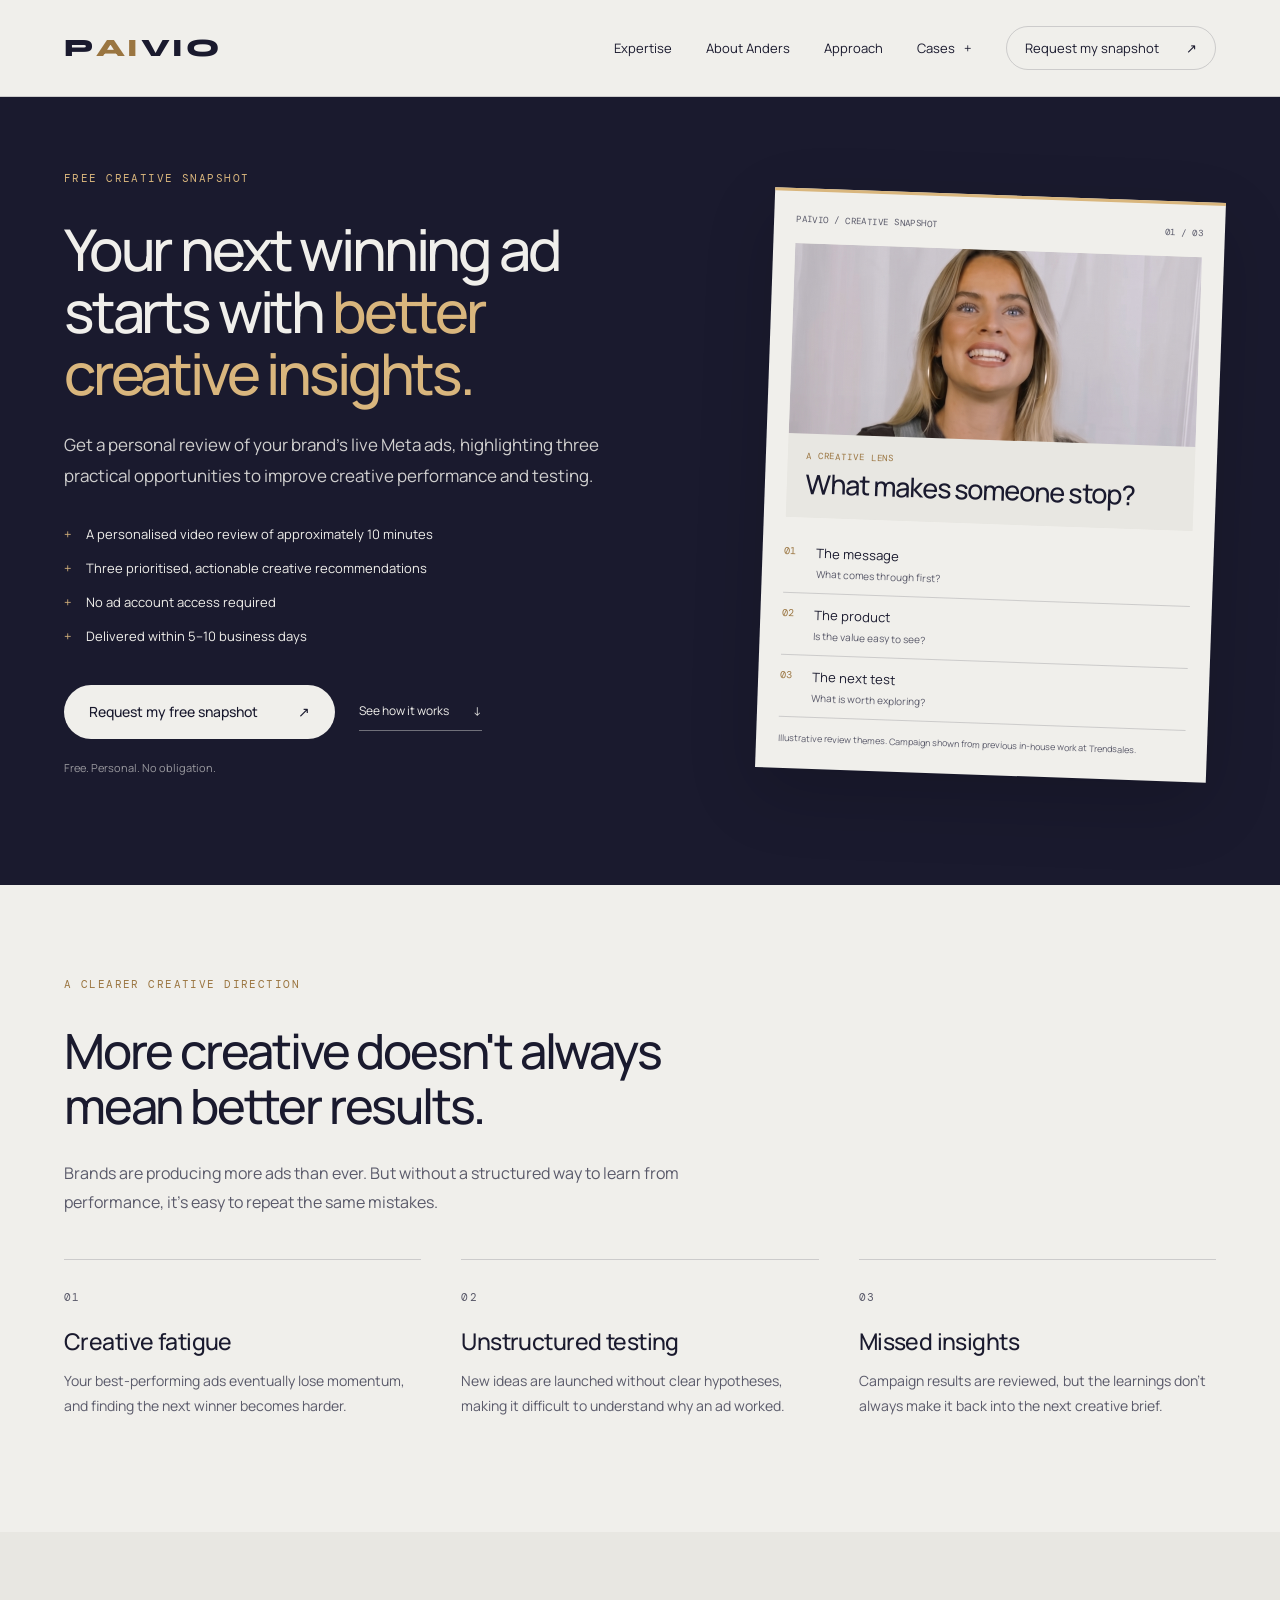
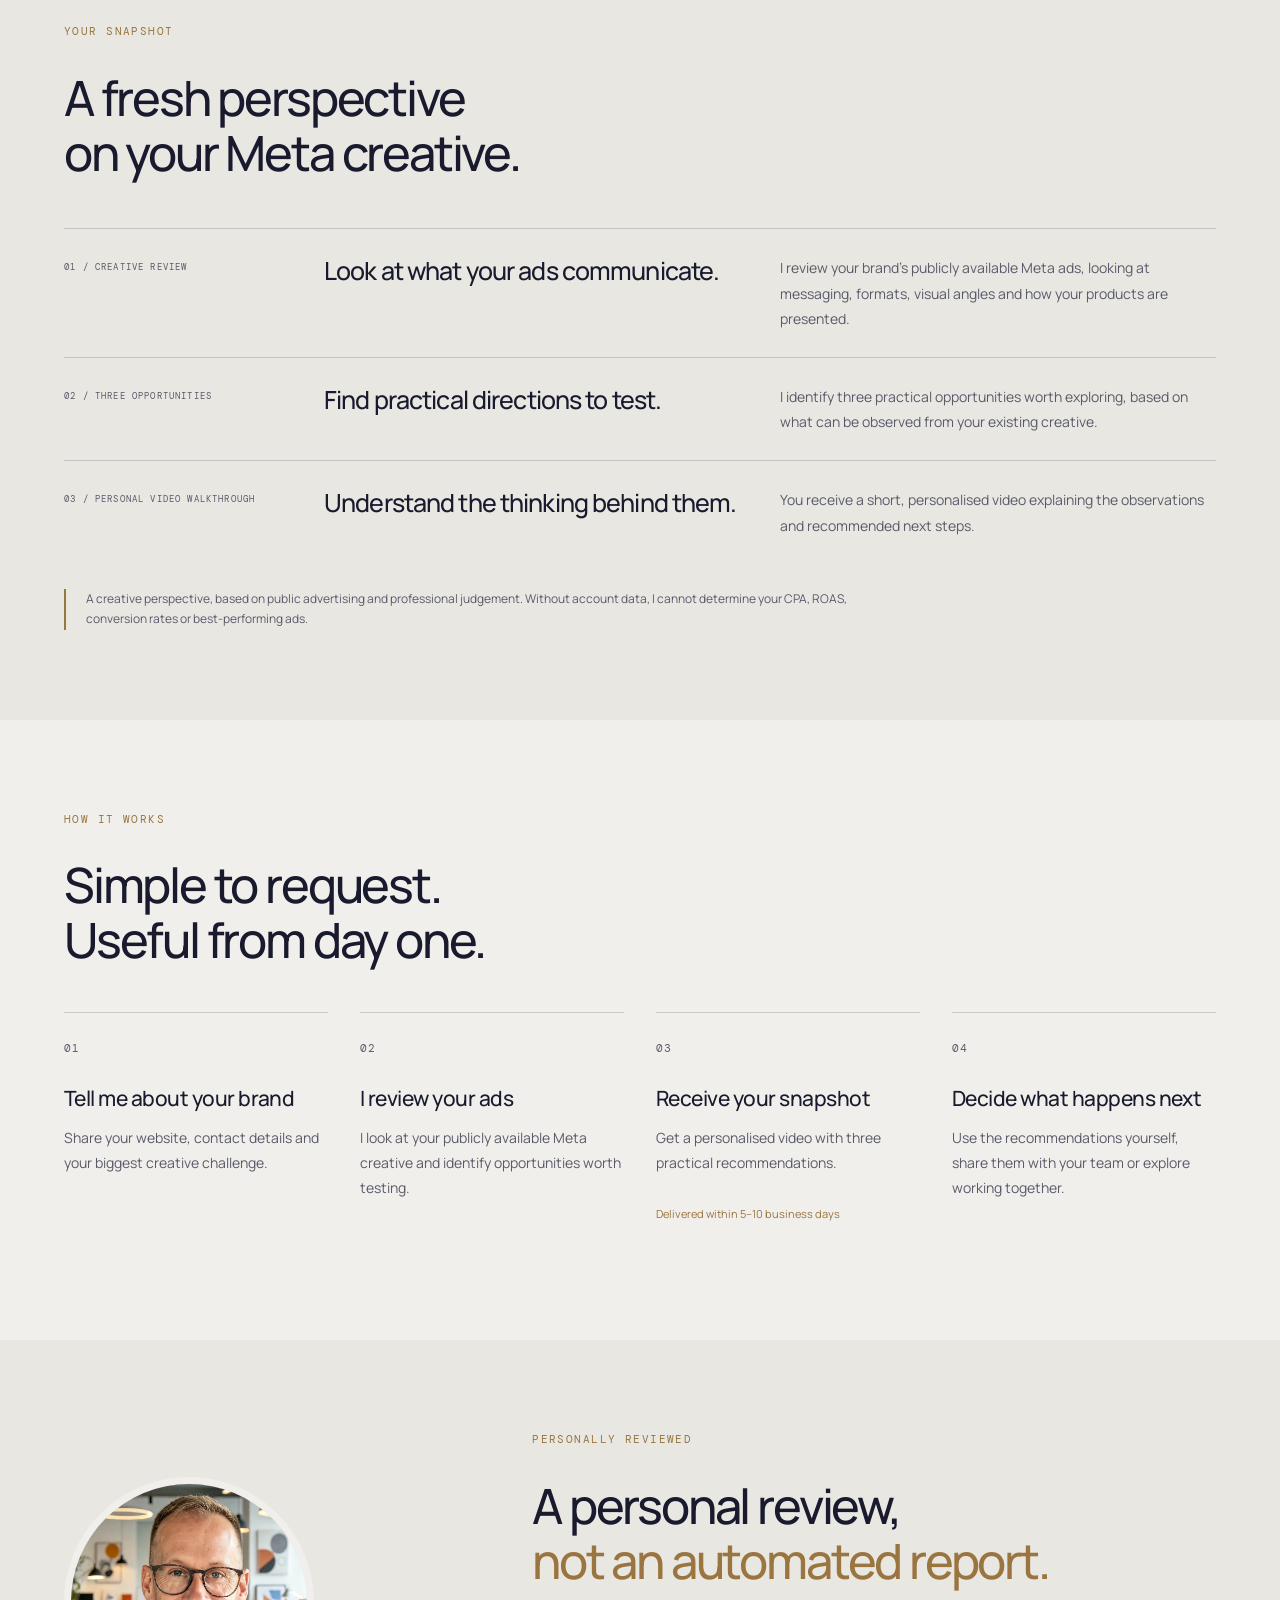
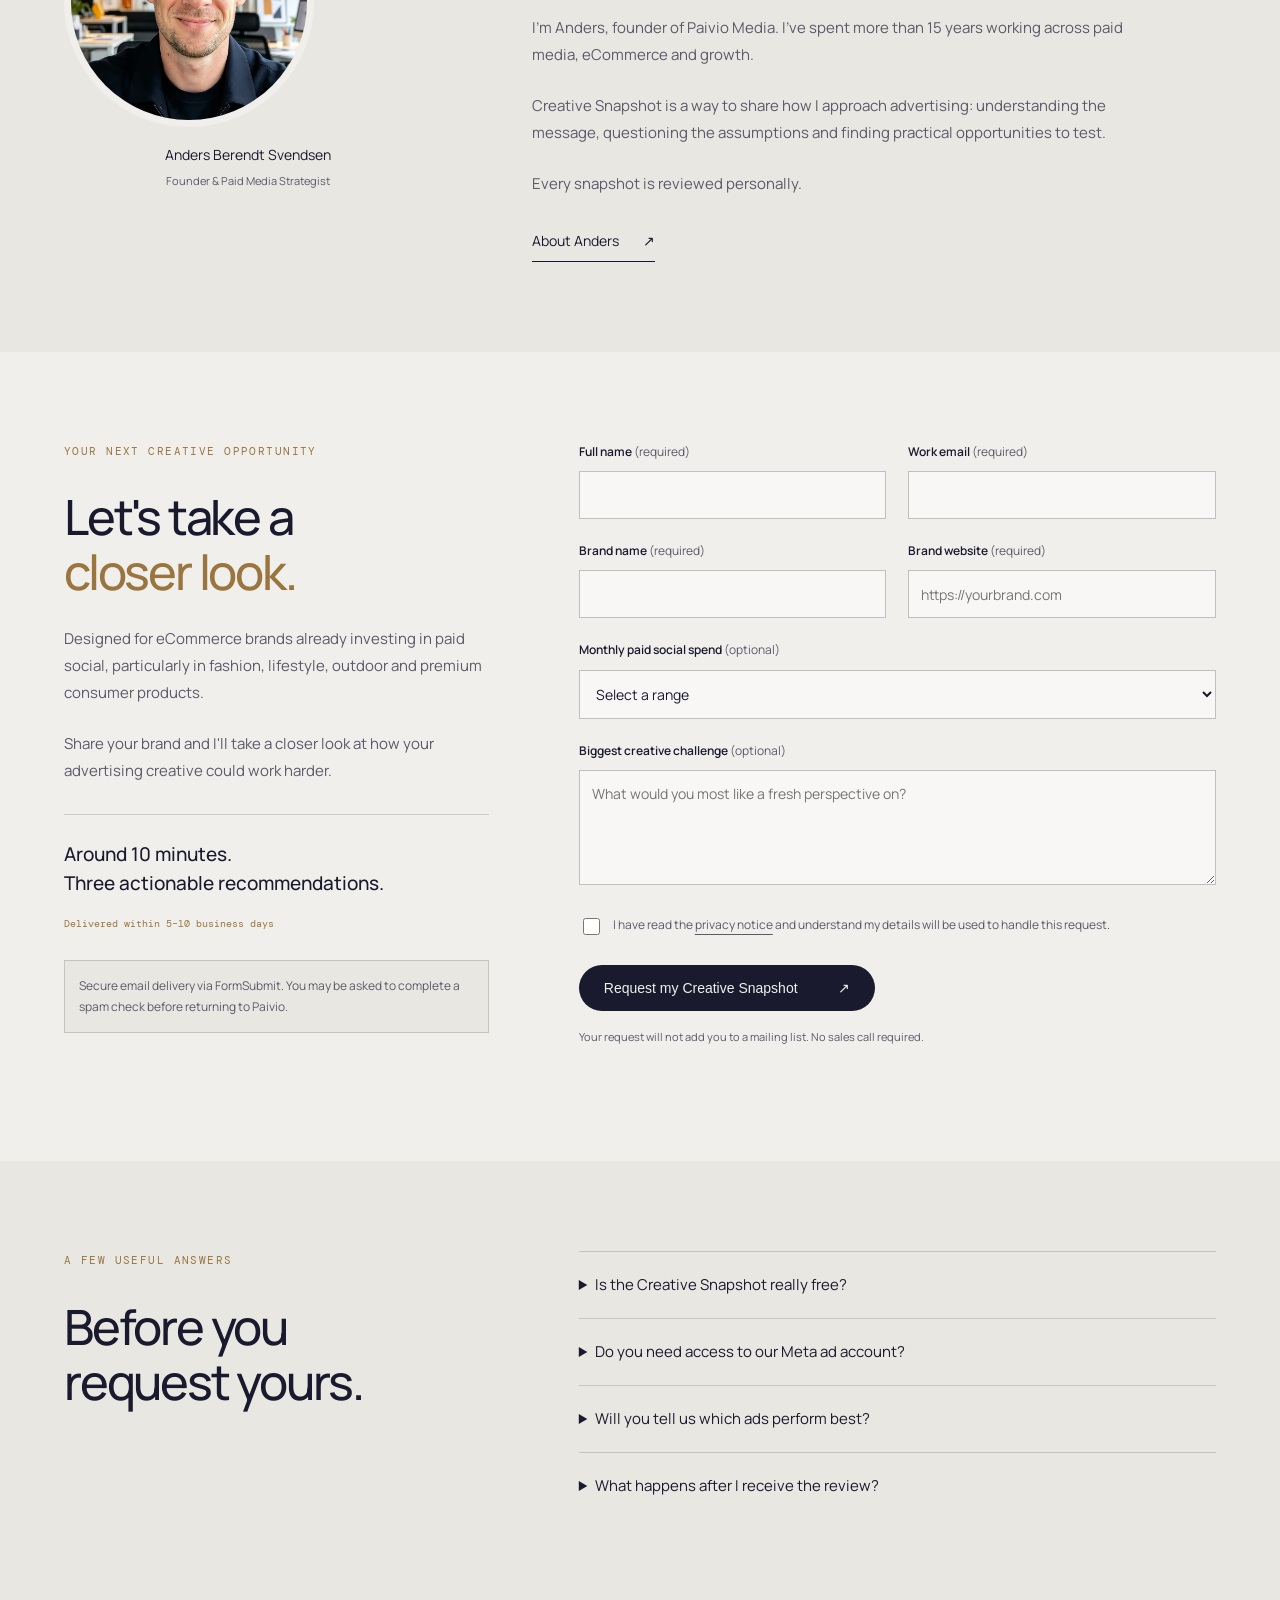
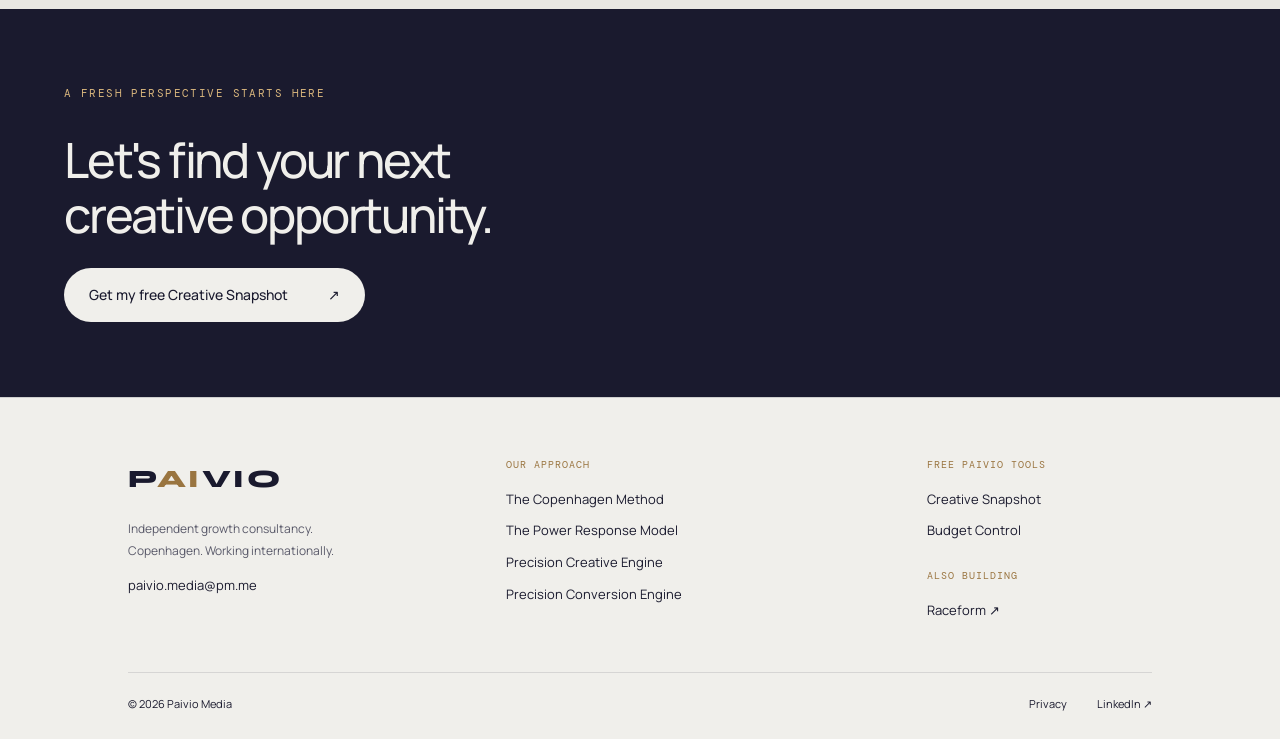
<file: creative-snapshot/index.html>
<!DOCTYPE html><html lang="en"><head><meta charset="utf-8"><meta name="viewport" content="width=device-width,initial-scale=1"><title>Free Meta Ads Creative Review | Paivio Media</title><meta name="description" content="Get a free, personalised review of your Meta advertising creative, with three practical recommendations from an experienced paid media strategist."><link rel="canonical" href="https://paiviomedia.com/creative-snapshot/"><meta property="og:title" content="Free Meta Ads Creative Review | Paivio Media"><meta property="og:description" content="A personal video review. Three practical creative recommendations. No ad account access required."><meta property="og:type" content="website"><meta property="og:url" content="https://paiviomedia.com/creative-snapshot/"><meta property="og:image" content="https://paiviomedia.com/assets/images/anders-hero.jpg"><meta name="twitter:card" content="summary_large_image"><link rel="icon" href="/favicon.png"><link rel="apple-touch-icon" href="/apple-touch-icon.png"><link rel="preconnect" href="https://fonts.googleapis.com"><link href="https://fonts.googleapis.com/css2?family=Syne:wght@800&family=Manrope:wght@400;500;600;700;800&family=DM+Mono:wght@300;400&display=swap" rel="stylesheet"><link rel="stylesheet" href="/assets/homepage.css"><link rel="stylesheet" href="/assets/editorial.css"><link rel="stylesheet" href="/assets/creative-snapshot.css"><script src="/assets/homepage.js" defer></script><script src="/assets/creative-snapshot.js" defer></script><link rel="stylesheet" href="/assets/resource-footer.css"></head><body class="editorial-home snapshot-page"><a class="skip" href="#main">Skip to content</a><header><nav aria-label="Main navigation"><a class="logo" href="/" aria-label="Paivio home"><span>P</span><span class="gold">AI</span><span>VIO</span></a><button class="menu" aria-expanded="false" aria-controls="navigation">Menu <span>+</span></button><div id="navigation"><a href="/#expertise">Expertise</a><a href="/#about">About Anders</a><a href="/#approach">Approach</a><details class="nav-cases"><summary>Cases</summary><div class="case-dropdown"><a href="/cases/top-funnel/">Same budget. Better leads. ↗</a></div></details><a class="nav-cta" href="#request">Request my snapshot <span>↗</span></a></div></nav></header><main id="main">
<section class="snapshot-hero"><div class="wrap snapshot-hero-grid"><div><p class="eyebrow">Free Creative Snapshot</p><h1>Your next winning ad starts with <em>better creative insights.</em></h1><p class="snapshot-intro">Get a personal review of your brand's live Meta ads, highlighting three practical opportunities to improve creative performance and testing.</p><ul class="offer-list"><li>A personalised video review of approximately 10 minutes</li><li>Three prioritised, actionable creative recommendations</li><li>No ad account access required</li><li>Delivered within 5–10 business days</li></ul><div class="actions"><a href="#request" class="button light">Request my free snapshot <span aria-hidden="true">↗</span></a><a href="#how-it-works" class="text-link">See how it works <span aria-hidden="true">↓</span></a></div><p class="hero-reassurance">Free. Personal. No obligation.</p></div>
<aside class="snapshot-preview" aria-label="What your review will explore"><div class="preview-top"><span>Paivio / Creative Snapshot</span><span>01 / 03</span></div><div class="creative-frame"><img src="/assets/images/trendsales-ugc-cover.jpg" width="1536" height="2752" alt="Trendsales creator-led campaign example from Anders' previous in-house role"><div class="frame-label"><span>A creative lens</span><strong>What makes someone stop?</strong></div></div><div class="review-lenses"><p><span>01</span> The message <small>What comes through first?</small></p><p><span>02</span> The product <small>Is the value easy to see?</small></p><p><span>03</span> The next test <small>What is worth exploring?</small></p></div><p class="preview-note">Illustrative review themes. Campaign shown from previous in-house work at Trendsales.</p></aside></div></section>
<section class="snapshot-problem wrap snapshot-section"><p class="eyebrow">A clearer creative direction</p><h2>More creative doesn't always<br>mean better results.</h2><p class="section-intro">Brands are producing more ads than ever. But without a structured way to learn from performance, it's easy to repeat the same mistakes.</p><div class="snapshot-cards"><article><span class="index">01</span><h3>Creative fatigue</h3><p>Your best-performing ads eventually lose momentum, and finding the next winner becomes harder.</p></article><article><span class="index">02</span><h3>Unstructured testing</h3><p>New ideas are launched without clear hypotheses, making it difficult to understand why an ad worked.</p></article><article><span class="index">03</span><h3>Missed insights</h3><p>Campaign results are reviewed, but the learnings don't always make it back into the next creative brief.</p></article></div></section>
<section class="snapshot-includes snapshot-section"><div class="wrap"><p class="eyebrow">Your snapshot</p><h2>A fresh perspective<br>on your Meta creative.</h2><div class="deliverables"><article><span class="index">01 / Creative review</span><h3>Look at what your ads communicate.</h3><p>I review your brand's publicly available Meta ads, looking at messaging, formats, visual angles and how your products are presented.</p></article><article><span class="index">02 / Three opportunities</span><h3>Find practical directions to test.</h3><p>I identify three practical opportunities worth exploring, based on what can be observed from your existing creative.</p></article><article><span class="index">03 / Personal video walkthrough</span><h3>Understand the thinking behind them.</h3><p>You receive a short, personalised video explaining the observations and recommended next steps.</p></article></div><p class="scope-note">A creative perspective, based on public advertising and professional judgement. Without account data, I cannot determine your CPA, ROAS, conversion rates or best-performing ads.</p></div></section>
<section class="wrap snapshot-section" id="how-it-works"><p class="eyebrow">How it works</p><h2>Simple to request.<br>Useful from day one.</h2><ol class="snapshot-steps"><li><span class="index">01</span><h3>Tell me about your brand</h3><p>Share your website, contact details and your biggest creative challenge.</p></li><li><span class="index">02</span><h3>I review your ads</h3><p>I look at your publicly available Meta creative and identify opportunities worth testing.</p></li><li><span class="index">03</span><h3>Receive your snapshot</h3><p>Get a personalised video with three practical recommendations.</p><small>Delivered within 5–10 business days</small></li><li><span class="index">04</span><h3>Decide what happens next</h3><p>Use the recommendations yourself, share them with your team or explore working together.</p></li></ol></section>
<section class="snapshot-founder snapshot-section"><div class="wrap snapshot-founder-grid"><div class="founder-identity"><img src="/assets/images/anders-hero.jpg" width="900" height="1120" alt="Anders Berendt Svendsen, founder of Paivio Media" loading="lazy"><p>Anders Berendt Svendsen<span>Founder & Paid Media Strategist</span></p></div><div><p class="eyebrow">Personally reviewed</p><h2>A personal review,<br><em>not an automated report.</em></h2><p>I'm Anders, founder of Paivio Media. I've spent more than 15 years working across paid media, eCommerce and growth.</p><p>Creative Snapshot is a way to share how I approach advertising: understanding the message, questioning the assumptions and finding practical opportunities to test.</p><p>Every snapshot is reviewed personally.</p><a href="/#about" class="text-link">About Anders <span aria-hidden="true">↗</span></a></div></div></section>
<section class="snapshot-request snapshot-section wrap" id="request"><div class="request-intro"><p class="eyebrow">Your next creative opportunity</p><h2>Let's take a<br><em>closer look.</em></h2><p>Designed for eCommerce brands already investing in paid social, particularly in fashion, lifestyle, outdoor and premium consumer products.</p><p>Share your brand and I'll take a closer look at how your advertising creative could work harder.</p><div class="request-promise"><strong>Around 10 minutes.<br>Three actionable recommendations.</strong><span id="delivery-note">Delivered within 5–10 business days</span></div><p class="preview-status" id="preview-status" role="note">Submission setup is being checked.</p></div><div class="request-form"><form id="snapshot-form" action="https://formsubmit.co/paivio.media@pm.me" method="post" novalidate aria-describedby="form-note delivery-note"><div class="form-grid">
<div class="field"><label for="fullName">Full name <span>(required)</span></label><input id="fullName" name="fullName" autocomplete="name" required maxlength="120"><p class="field-error" id="fullName-error"></p></div>
<div class="field"><label for="email">Work email <span>(required)</span></label><input id="email" name="email" type="email" autocomplete="email" required maxlength="254"><p class="field-error" id="email-error"></p></div>
<div class="field"><label for="brand">Brand name <span>(required)</span></label><input id="brand" name="brand" autocomplete="organization" required maxlength="160"><p class="field-error" id="brand-error"></p></div>
<div class="field"><label for="website">Brand website <span>(required)</span></label><input id="website" name="website" type="url" autocomplete="url" placeholder="https://yourbrand.com" required maxlength="2048"><p class="field-error" id="website-error"></p></div>
<div class="field full"><label for="spend">Monthly paid social spend <span>(optional)</span></label><select id="spend" name="spend"><option value="">Select a range</option><option value="under-5000">Under €5,000</option><option value="5000-15000">€5,000–€15,000</option><option value="15000-50000">€15,000–€50,000</option><option value="50000-plus">€50,000+</option></select><p class="field-error" id="spend-error"></p></div>
<div class="field full"><label for="challenge">Biggest creative challenge <span>(optional)</span></label><textarea id="challenge" name="challenge" rows="4" maxlength="2000" placeholder="What would you most like a fresh perspective on?"></textarea><p class="field-error" id="challenge-error"></p></div>
<div hidden aria-hidden="true"><label for="companyUrl">Leave this field empty</label><input id="companyUrl" name="_honey" tabindex="-1" autocomplete="off"></div>
<div class="field full"><label class="acknowledgement" for="privacy"><input id="privacy" name="privacy" type="checkbox" required><span>I have read the <a href="/privacy/" target="_blank" rel="noopener">privacy notice</a> and understand my details will be used to handle this request.</span></label><p class="field-error" id="privacy-error"></p></div></div>
<div id="spam-check"></div><p id="form-status" role="status" aria-live="polite" tabindex="-1"></p><button class="button snapshot-submit" type="submit" disabled>Request my Creative Snapshot <span aria-hidden="true">↗</span></button><p id="form-note" class="form-note">Your request will not add you to a mailing list. No sales call required.</p><noscript><p>Please enable JavaScript to submit the request securely.</p></noscript></form></div></section>
<section class="snapshot-faq snapshot-section"><div class="wrap faq-grid"><div><p class="eyebrow">A few useful answers</p><h2>Before you<br>request yours.</h2></div><div><details><summary>Is the Creative Snapshot really free?</summary><p>Yes. There's no fee and no obligation to work together afterwards.</p></details><details><summary>Do you need access to our Meta ad account?</summary><p>No. The initial review is based on publicly available advertising creative.</p></details><details><summary>Will you tell us which ads perform best?</summary><p>Not without account data. I'll focus on creative observations and testing opportunities rather than claiming to know private performance results.</p></details><details><summary>What happens after I receive the review?</summary><p>You can use the recommendations yourself or get in touch if you'd like help with strategy, testing or execution.</p></details></div></div></section>
<section class="snapshot-final"><div class="wrap"><p class="eyebrow">A fresh perspective starts here</p><h2>Let's find your next<br>creative opportunity.</h2><a href="#request" class="button light">Get my free Creative Snapshot <span aria-hidden="true">↗</span></a></div></section></main><footer class="resource-footer"><div class="wrap"><div class="resource-footer-top"><div><a class="logo" href="/" aria-label="Paivio home"><span>P</span><span class="gold">AI</span><span>VIO</span></a><p>Independent growth consultancy.<br>Copenhagen. Working internationally.</p><a href="mailto:paivio.media@pm.me">paivio.media@pm.me</a></div><div><h2>Our approach</h2><a href="/the-copenhagen-method/">The Copenhagen Method</a><a href="/frameworks/power-response-model/">The Power Response Model</a><a href="/frameworks/precision-creative-engine/">Precision Creative Engine</a><a href="/frameworks/precision-conversion-engine/">Precision Conversion Engine</a></div><div><h2>Free Paivio tools</h2><a href="/creative-snapshot/">Creative Snapshot</a><a href="/budget-control/">Budget Control</a><h2 class="footer-extra">Also building</h2><a href="https://raceform.app/" target="_blank" rel="noopener noreferrer">Raceform ↗</a></div></div><div class="resource-footer-bottom"><span>© 2026 Paivio Media</span><a href="/privacy/">Privacy</a><a href="https://www.linkedin.com/in/andersberendt/" target="_blank" rel="noopener noreferrer">LinkedIn ↗</a></div></div></footer></body></html>
</file>
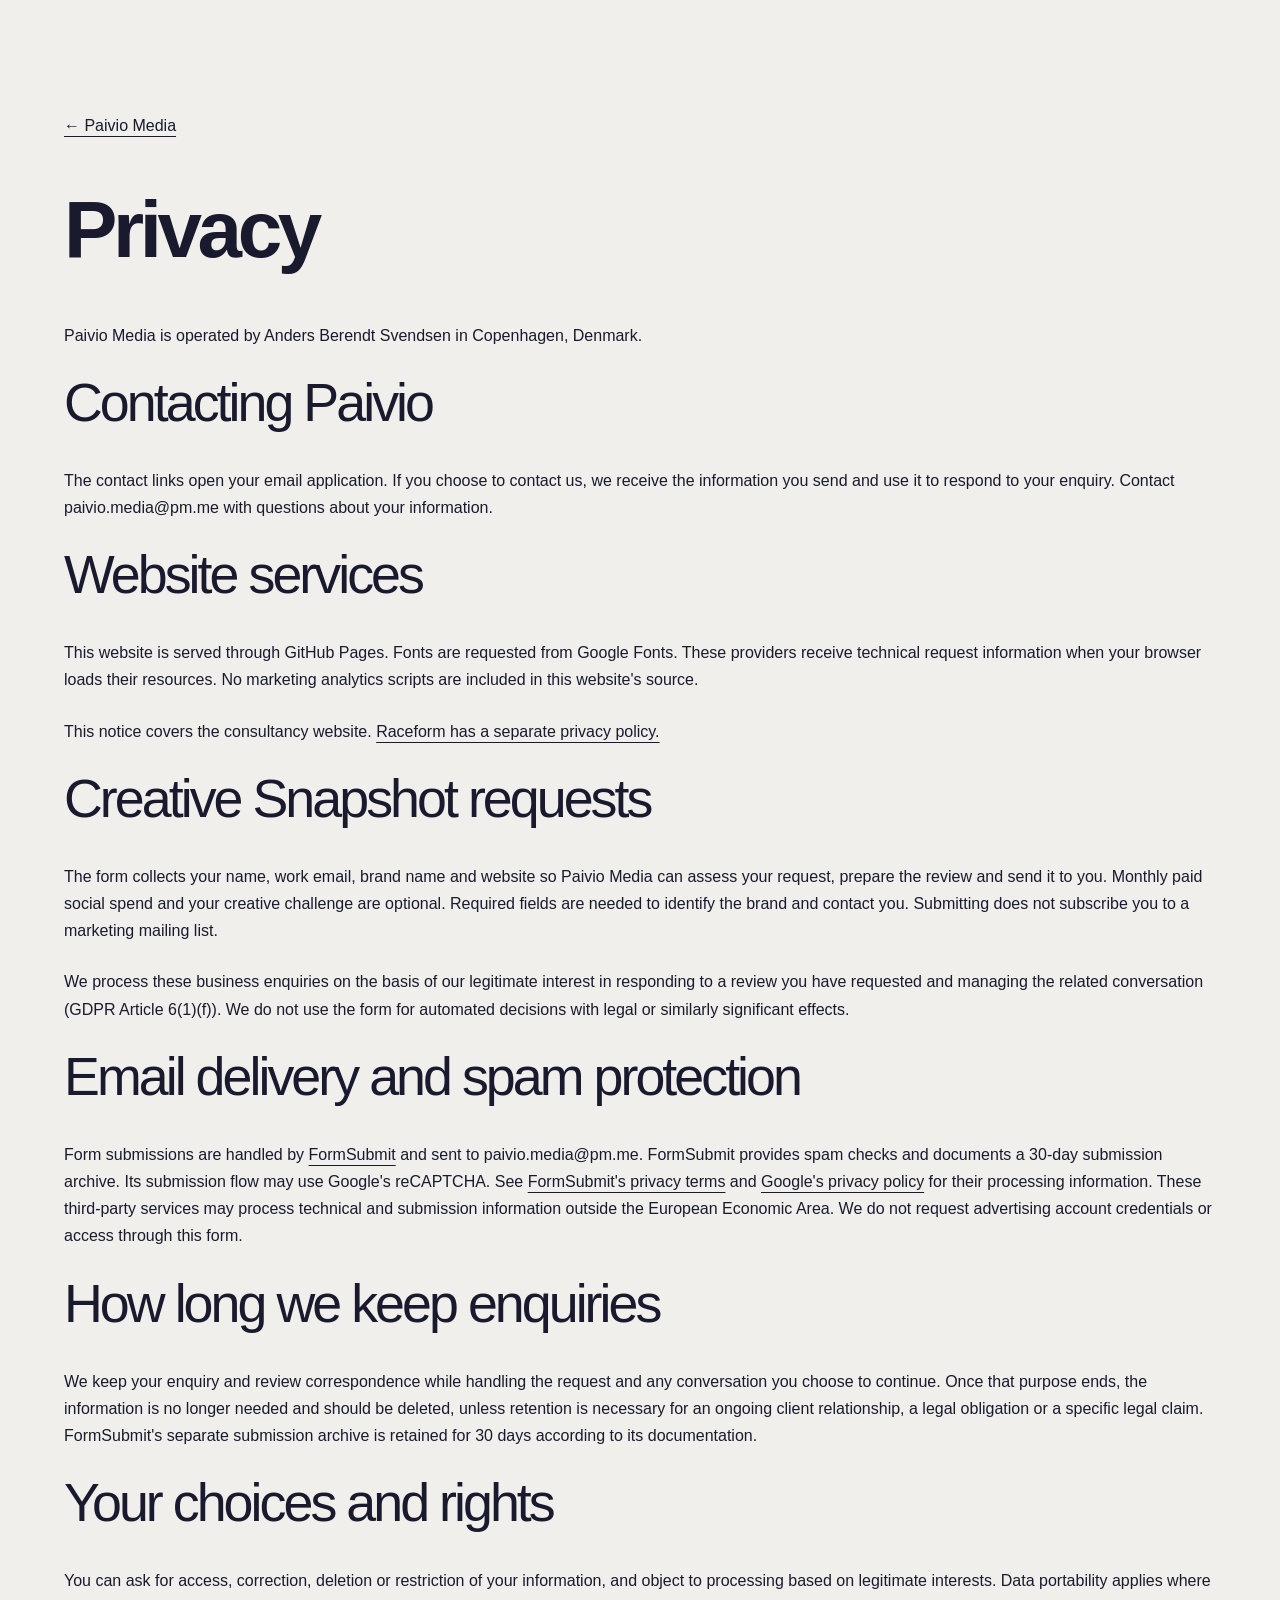
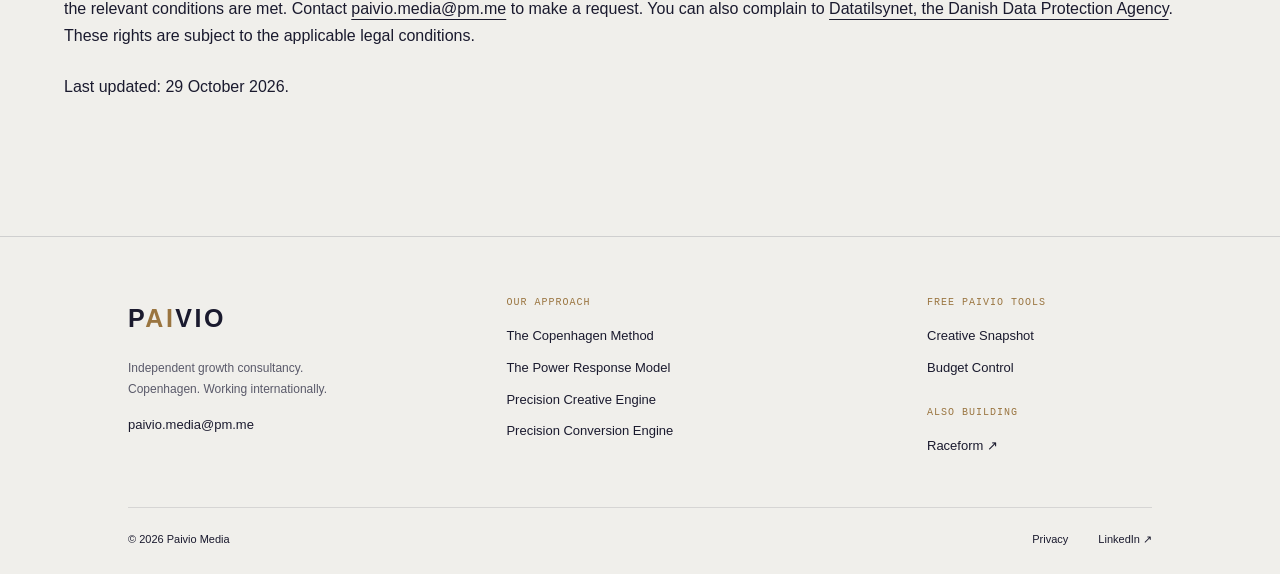
<file: privacy/index.html>
<!doctype html><html lang="en"><head><meta charset="utf-8"><meta name="viewport" content="width=device-width,initial-scale=1"><meta name="robots" content="noindex"><title>Privacy | Paivio Media</title><link rel="stylesheet" href="/assets/homepage.css"><link rel="stylesheet" href="/assets/resource-footer.css"></head><body><main class="wrap section"><a href="/">← Paivio Media</a><h1 style="font-size:clamp(40px,7vw,80px);margin:48px 0">Privacy</h1><p>Paivio Media is operated by Anders Berendt Svendsen in Copenhagen, Denmark.</p><h2>Contacting Paivio</h2><p>The contact links open your email application. If you choose to contact us, we receive the information you send and use it to respond to your enquiry. Contact paivio.media@pm.me with questions about your information.</p><h2>Website services</h2><p>This website is served through GitHub Pages. Fonts are requested from Google Fonts. These providers receive technical request information when your browser loads their resources. No marketing analytics scripts are included in this website's source.</p><p>This notice covers the consultancy website. <a href="/raceform/privacy-policy/">Raceform has a separate privacy policy.</a></p><section><h2>Creative Snapshot requests</h2><p>The form collects your name, work email, brand name and website so Paivio Media can assess your request, prepare the review and send it to you. Monthly paid social spend and your creative challenge are optional. Required fields are needed to identify the brand and contact you. Submitting does not subscribe you to a marketing mailing list.</p><p>We process these business enquiries on the basis of our legitimate interest in responding to a review you have requested and managing the related conversation (GDPR Article 6(1)(f)). We do not use the form for automated decisions with legal or similarly significant effects.</p><h2>Email delivery and spam protection</h2><p>Form submissions are handled by <a href="https://formsubmit.co/" target="_blank" rel="noopener">FormSubmit</a> and sent to paivio.media@pm.me. FormSubmit provides spam checks and documents a 30-day submission archive. Its submission flow may use Google's reCAPTCHA. See <a href="https://formsubmit.co/privacy.pdf" target="_blank" rel="noopener">FormSubmit's privacy terms</a> and <a href="https://policies.google.com/privacy" target="_blank" rel="noopener">Google's privacy policy</a> for their processing information. These third-party services may process technical and submission information outside the European Economic Area. We do not request advertising account credentials or access through this form.</p><h2>How long we keep enquiries</h2><p>We keep your enquiry and review correspondence while handling the request and any conversation you choose to continue. Once that purpose ends, the information is no longer needed and should be deleted, unless retention is necessary for an ongoing client relationship, a legal obligation or a specific legal claim. FormSubmit's separate submission archive is retained for 30 days according to its documentation.</p><h2>Your choices and rights</h2><p>You can ask for access, correction, deletion or restriction of your information, and object to processing based on legitimate interests. Data portability applies where the relevant conditions are met. Contact <a href="mailto:paivio.media@pm.me">paivio.media@pm.me</a> to make a request. You can also complain to <a href="https://www.datatilsynet.dk/english" target="_blank" rel="noopener">Datatilsynet, the Danish Data Protection Agency</a>. These rights are subject to the applicable legal conditions.</p><p>Last updated: 29 October 2026.</p></section></main><footer class="resource-footer"><div class="wrap"><div class="resource-footer-top"><div><a class="logo" href="/" aria-label="Paivio home"><span>P</span><span class="gold">AI</span><span>VIO</span></a><p>Independent growth consultancy.<br>Copenhagen. Working internationally.</p><a href="mailto:paivio.media@pm.me">paivio.media@pm.me</a></div><div><h2>Our approach</h2><a href="/the-copenhagen-method/">The Copenhagen Method</a><a href="/frameworks/power-response-model/">The Power Response Model</a><a href="/frameworks/precision-creative-engine/">Precision Creative Engine</a><a href="/frameworks/precision-conversion-engine/">Precision Conversion Engine</a></div><div><h2>Free Paivio tools</h2><a href="/creative-snapshot/">Creative Snapshot</a><a href="/budget-control/">Budget Control</a><h2 class="footer-extra">Also building</h2><a href="https://raceform.app/" target="_blank" rel="noopener noreferrer">Raceform ↗</a></div></div><div class="resource-footer-bottom"><span>© 2026 Paivio Media</span><a href="/privacy/">Privacy</a><a href="https://www.linkedin.com/in/andersberendt/" target="_blank" rel="noopener noreferrer">LinkedIn ↗</a></div></div></footer></body></html>
</file>
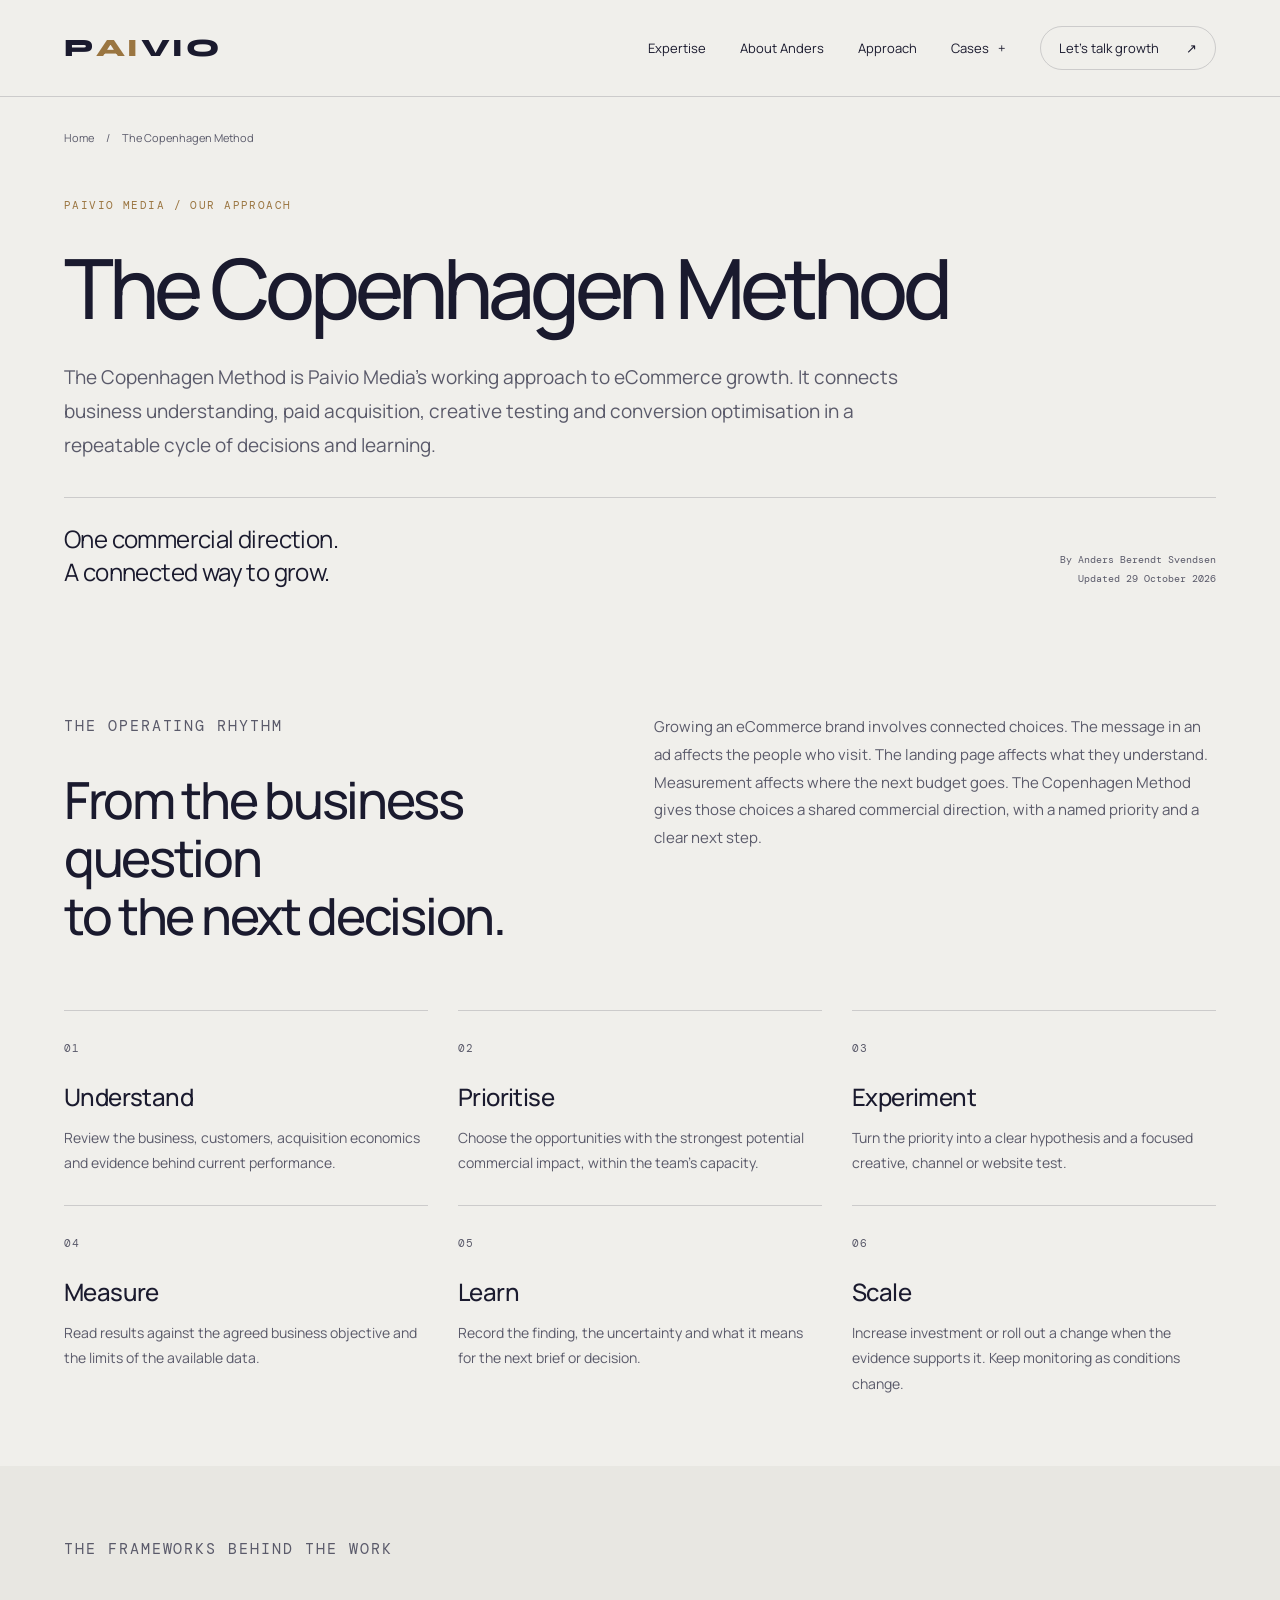
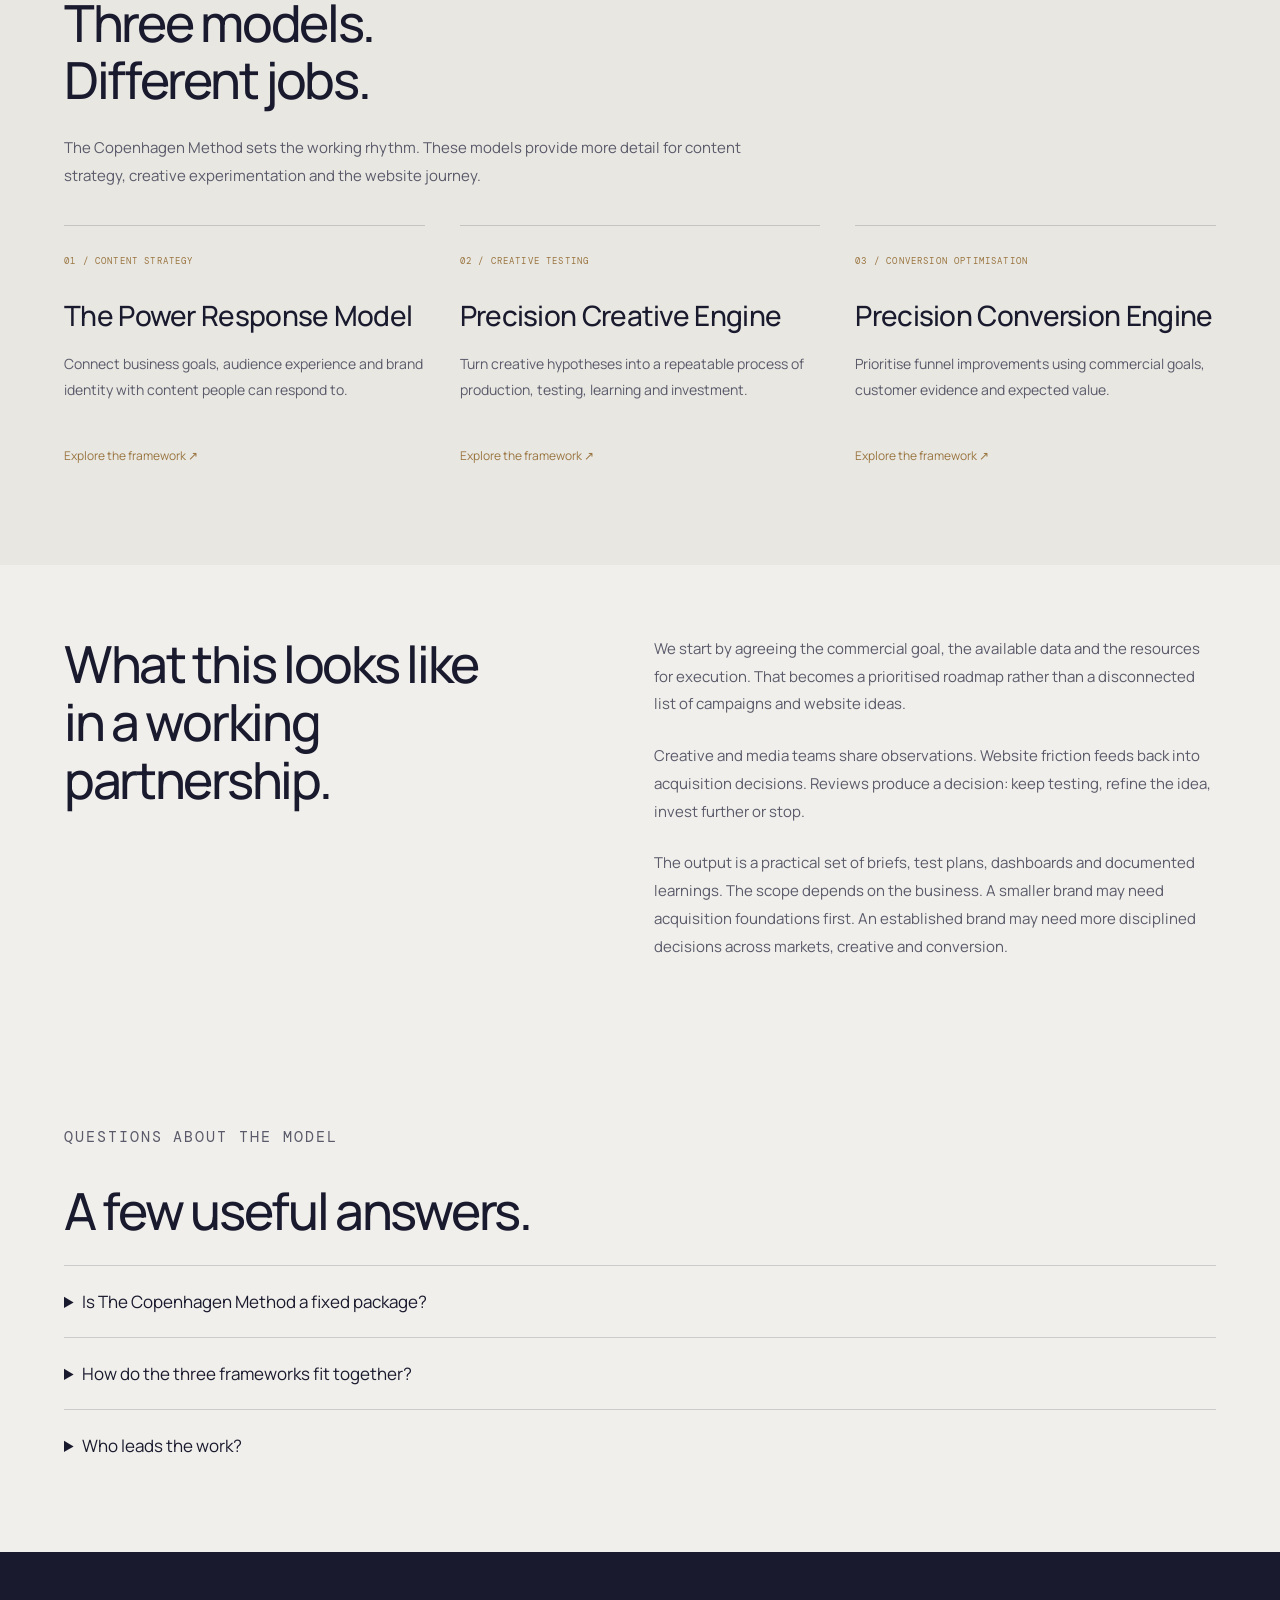
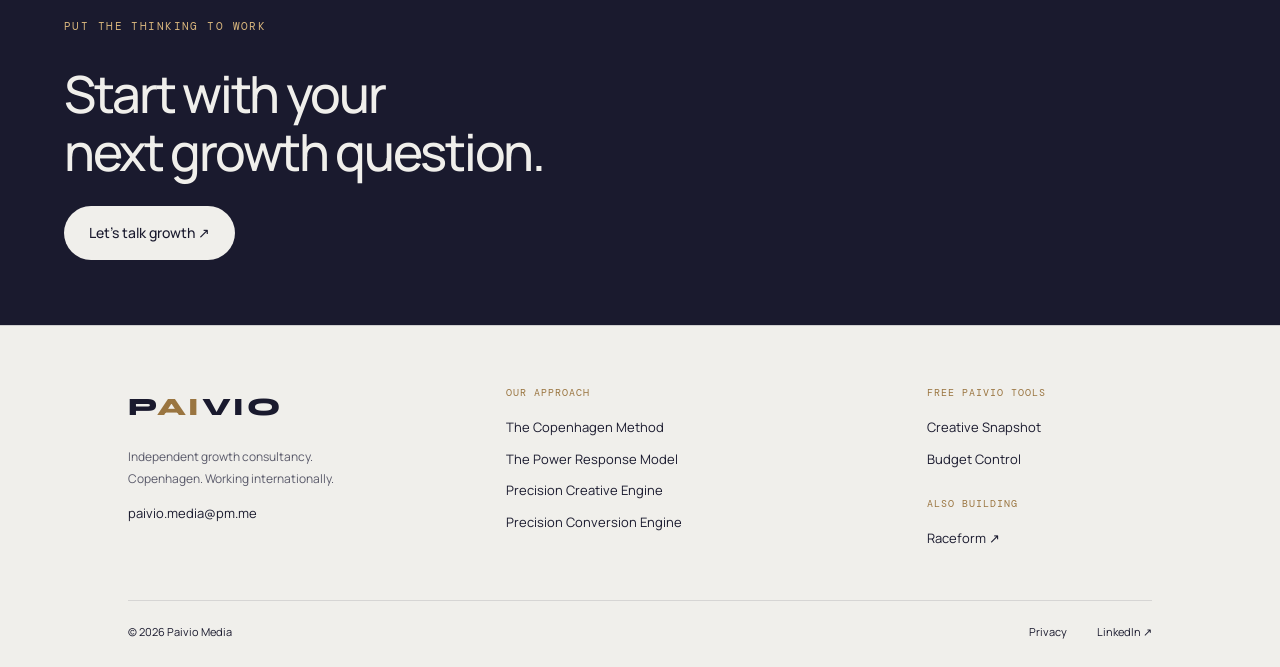
<file: the-copenhagen-method/index.html>
<!doctype html><html lang="en"><head><meta charset="utf-8"><meta name="viewport" content="width=device-width,initial-scale=1"><title>The Copenhagen Method | Paivio Media Growth Frameworks</title><meta name="description" content="How Paivio Media connects business goals, paid media, creative testing and conversion optimisation through The Copenhagen Method."><link rel="canonical" href="https://paiviomedia.com/the-copenhagen-method/"><meta property="og:title" content="The Copenhagen Method | Paivio Media"><meta property="og:description" content="How Paivio Media connects business goals, paid media, creative testing and conversion optimisation through The Copenhagen Method."><meta property="og:url" content="https://paiviomedia.com/the-copenhagen-method/"><meta property="og:type" content="article"><link rel="icon" href="/favicon.png"><link rel="preconnect" href="https://fonts.googleapis.com"><link href="https://fonts.googleapis.com/css2?family=Syne:wght@800&family=Manrope:wght@400;500;600;700;800&family=DM+Mono:wght@300;400&display=swap" rel="stylesheet"><link rel="stylesheet" href="/assets/homepage.css"><link rel="stylesheet" href="/assets/editorial.css"><link rel="stylesheet" href="/assets/frameworks.css"><link rel="stylesheet" href="/assets/resource-footer.css"><script type="application/ld+json">{"@context":"https://schema.org","@graph":[{"@type":"Article","@id":"https://paiviomedia.com/the-copenhagen-method/#article","headline":"The Copenhagen Method","description":"How Paivio Media connects business goals, paid media, creative testing and conversion optimisation through The Copenhagen Method.","inLanguage":"en","datePublished":"2026-10-29","dateModified":"2026-10-29","mainEntityOfPage":"https://paiviomedia.com/the-copenhagen-method/","author":{"@type":"Person","name":"Anders Berendt Svendsen","url":"https://paiviomedia.com/#about","sameAs":"https://www.linkedin.com/in/andersberendt/"},"publisher":{"@type":"Organization","name":"Paivio Media","url":"https://paiviomedia.com/"}},{"@type":"BreadcrumbList","itemListElement":[{"@type":"ListItem","position":1,"name":"Home","item":"https://paiviomedia.com/"},{"@type":"ListItem","position":2,"name":"The Copenhagen Method","item":"https://paiviomedia.com/the-copenhagen-method/"}]}]}</script><script src="/assets/homepage.js" defer></script></head><body class="editorial-home model-page"><a class="skip" href="#main">Skip to content</a><header><nav aria-label="Main navigation"><a class="logo" href="/" aria-label="Paivio home"><span>P</span><span class="gold">AI</span><span>VIO</span></a><button class="menu" aria-expanded="false" aria-controls="navigation">Menu <span>+</span></button><div id="navigation"><a href="/#expertise">Expertise</a><a href="/#about">About Anders</a><a href="/#approach">Approach</a><details class="nav-cases"><summary>Cases</summary><div class="case-dropdown"><a href="/cases/top-funnel/">Same budget. Better leads. ↗</a></div></details><a class="nav-cta" href="/#contact">Let's talk growth <span>↗</span></a></div></nav></header><main id="main"><section class="model-hero wrap"><nav class="model-breadcrumb" aria-label="Breadcrumb"><a href="/">Home</a><span>/</span><span>The Copenhagen Method</span></nav><p class="eyebrow">Paivio Media / Our approach</p><h1>The Copenhagen Method</h1><p class="model-definition">The Copenhagen Method is Paivio Media’s working approach to eCommerce growth. It connects business understanding, paid acquisition, creative testing and conversion optimisation in a repeatable cycle of decisions and learning.</p><div class="model-hero-bottom"><p>One commercial direction.<br>A connected way to grow.</p><span>By Anders Berendt Svendsen<br><time datetime="2026-10-29">Updated 29 October 2026</time></span></div></section><section class="wrap model-section"><div class="model-split"><div><p class="eyebrow">The operating rhythm</p><h2>From the business question<br>to the next decision.</h2></div><p>Growing an eCommerce brand involves connected choices. The message in an ad affects the people who visit. The landing page affects what they understand. Measurement affects where the next budget goes. The Copenhagen Method gives those choices a shared commercial direction, with a named priority and a clear next step.</p></div><ol class="model-flow"><li><span class="index">01</span><h3>Understand</h3><p>Review the business, customers, acquisition economics and evidence behind current performance.</p></li><li><span class="index">02</span><h3>Prioritise</h3><p>Choose the opportunities with the strongest potential commercial impact, within the team’s capacity.</p></li><li><span class="index">03</span><h3>Experiment</h3><p>Turn the priority into a clear hypothesis and a focused creative, channel or website test.</p></li><li><span class="index">04</span><h3>Measure</h3><p>Read results against the agreed business objective and the limits of the available data.</p></li><li><span class="index">05</span><h3>Learn</h3><p>Record the finding, the uncertainty and what it means for the next brief or decision.</p></li><li><span class="index">06</span><h3>Scale</h3><p>Increase investment or roll out a change when the evidence supports it. Keep monitoring as conditions change.</p></li></ol></section><section class="model-soft model-section"><div class="wrap"><p class="eyebrow">The frameworks behind the work</p><h2>Three models.<br>Different jobs.</h2><p class="model-intro">The Copenhagen Method sets the working rhythm. These models provide more detail for content strategy, creative experimentation and the website journey.</p><div class="model-cards"><a class="model-card" href="/frameworks/power-response-model/"><span class="eyebrow">01 / Content strategy</span><h3>The Power Response Model</h3><p>Connect business goals, audience experience and brand identity with content people can respond to.</p><span class="model-read">Explore the framework ↗</span></a><a class="model-card" href="/frameworks/precision-creative-engine/"><span class="eyebrow">02 / Creative testing</span><h3>Precision Creative Engine</h3><p>Turn creative hypotheses into a repeatable process of production, testing, learning and investment.</p><span class="model-read">Explore the framework ↗</span></a><a class="model-card" href="/frameworks/precision-conversion-engine/"><span class="eyebrow">03 / Conversion optimisation</span><h3>Precision Conversion Engine</h3><p>Prioritise funnel improvements using commercial goals, customer evidence and expected value.</p><span class="model-read">Explore the framework ↗</span></a></div></div></section><section class="wrap model-section"><div class="model-split"><div><h2>What this looks like<br>in a working partnership.</h2></div><div><p>We start by agreeing the commercial goal, the available data and the resources for execution. That becomes a prioritised roadmap rather than a disconnected list of campaigns and website ideas.</p><p>Creative and media teams share observations. Website friction feeds back into acquisition decisions. Reviews produce a decision: keep testing, refine the idea, invest further or stop.</p><p>The output is a practical set of briefs, test plans, dashboards and documented learnings. The scope depends on the business. A smaller brand may need acquisition foundations first. An established brand may need more disciplined decisions across markets, creative and conversion.</p></div></div></section><section class="wrap model-section model-faq"><p class="eyebrow">Questions about the model</p><h2>A few useful answers.</h2><details><summary>Is The Copenhagen Method a fixed package?</summary><p>No. It is a working approach. The priorities, channels and scope are chosen around the brand’s goals, available evidence and implementation capacity.</p></details><details><summary>How do the three frameworks fit together?</summary><p>The Power Response Model shapes content strategy. Precision Creative Engine structures creative testing. Precision Conversion Engine structures website and funnel improvement. The Copenhagen Method connects their decisions and learnings.</p></details><details><summary>Who leads the work?</summary><p>Anders Berendt Svendsen leads Paivio Media’s strategy and paid media work, collaborating with the brand’s team and relevant creative, development and measurement specialists.</p></details></section><section class="model-cta"><div class="wrap"><p class="eyebrow">Put the thinking to work</p><h2>Start with your<br>next growth question.</h2><a class="button light" href="mailto:paivio.media@pm.me">Let’s talk growth ↗</a></div></section></main><footer class="resource-footer"><div class="wrap"><div class="resource-footer-top"><div><a class="logo" href="/" aria-label="Paivio home"><span>P</span><span class="gold">AI</span><span>VIO</span></a><p>Independent growth consultancy.<br>Copenhagen. Working internationally.</p><a href="mailto:paivio.media@pm.me">paivio.media@pm.me</a></div><div><h2>Our approach</h2><a href="/the-copenhagen-method/">The Copenhagen Method</a><a href="/frameworks/power-response-model/">The Power Response Model</a><a href="/frameworks/precision-creative-engine/">Precision Creative Engine</a><a href="/frameworks/precision-conversion-engine/">Precision Conversion Engine</a></div><div><h2>Free Paivio tools</h2><a href="/creative-snapshot/">Creative Snapshot</a><a href="/budget-control/">Budget Control</a><h2 class="footer-extra">Also building</h2><a href="https://raceform.app/" target="_blank" rel="noopener noreferrer">Raceform ↗</a></div></div><div class="resource-footer-bottom"><span>© 2026 Paivio Media</span><a href="/privacy/">Privacy</a><a href="https://www.linkedin.com/in/andersberendt/" target="_blank" rel="noopener noreferrer">LinkedIn ↗</a></div></div></footer></body></html>
</file>
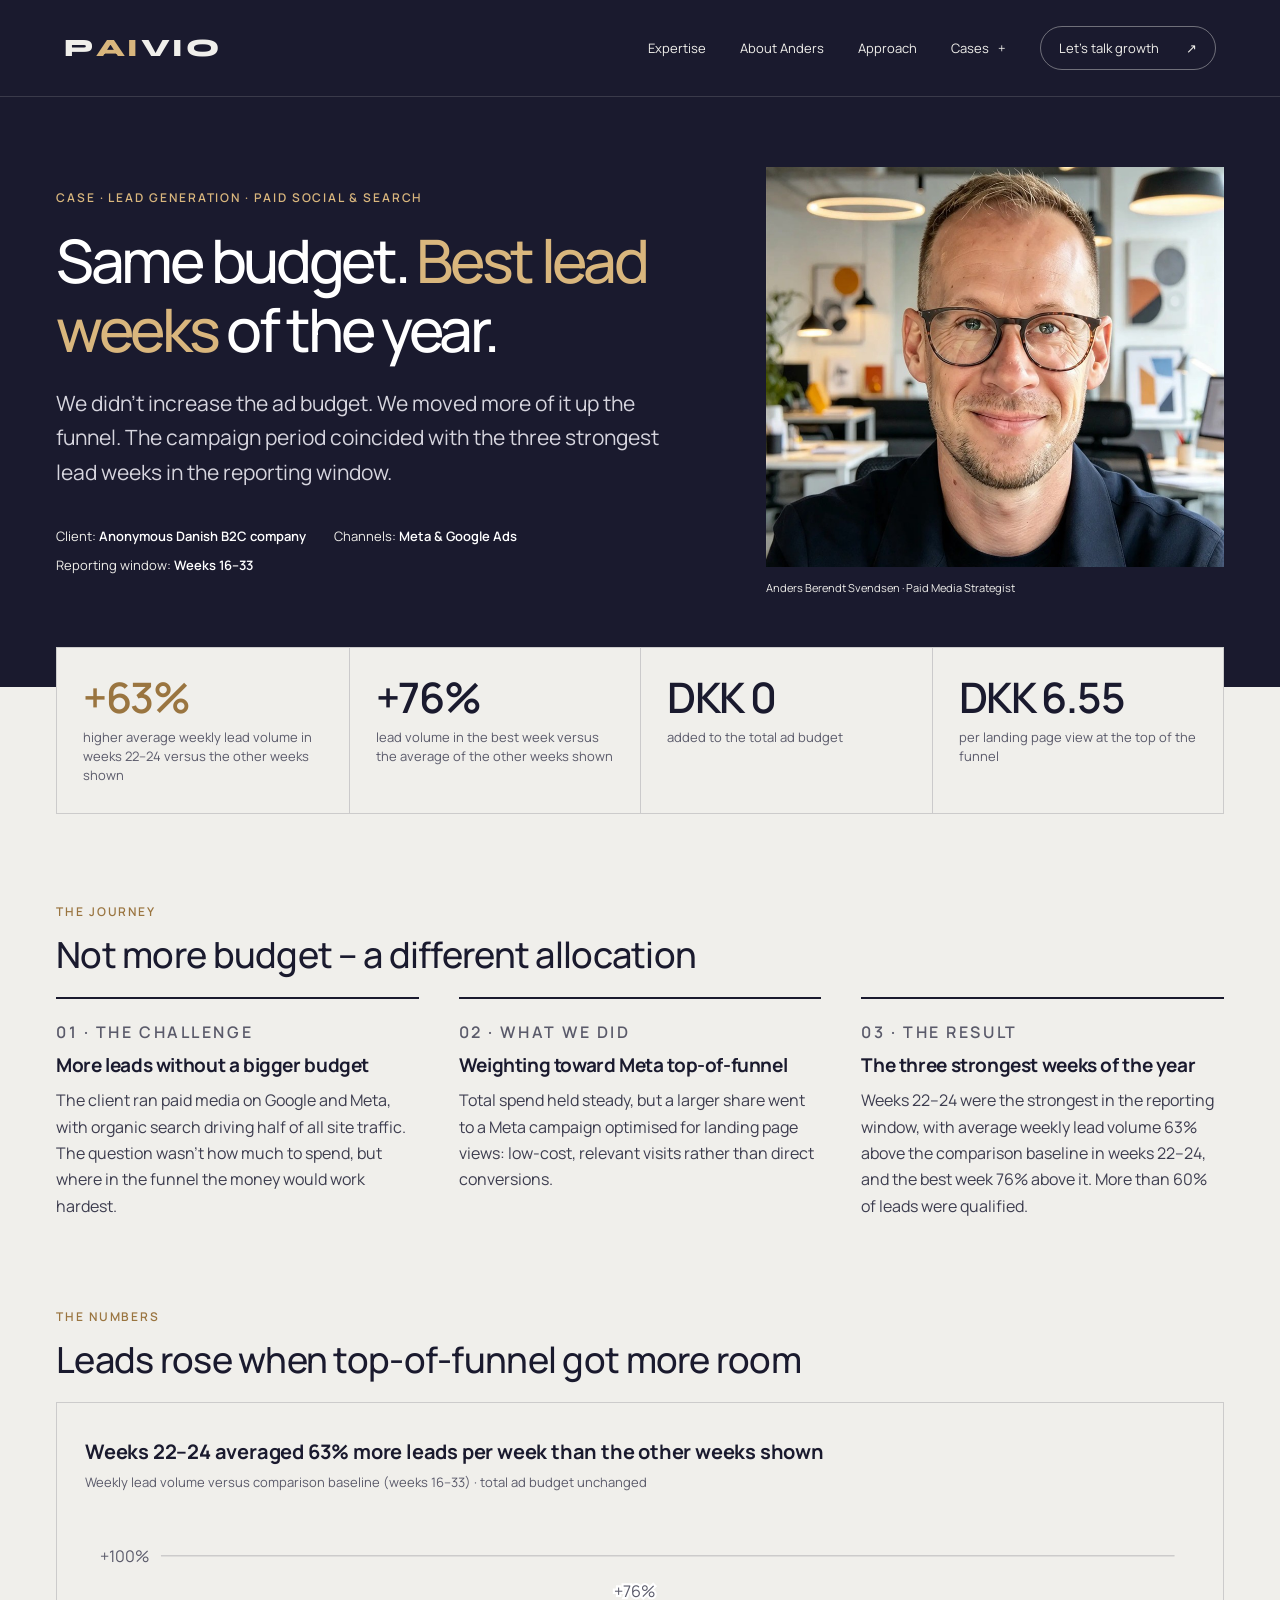
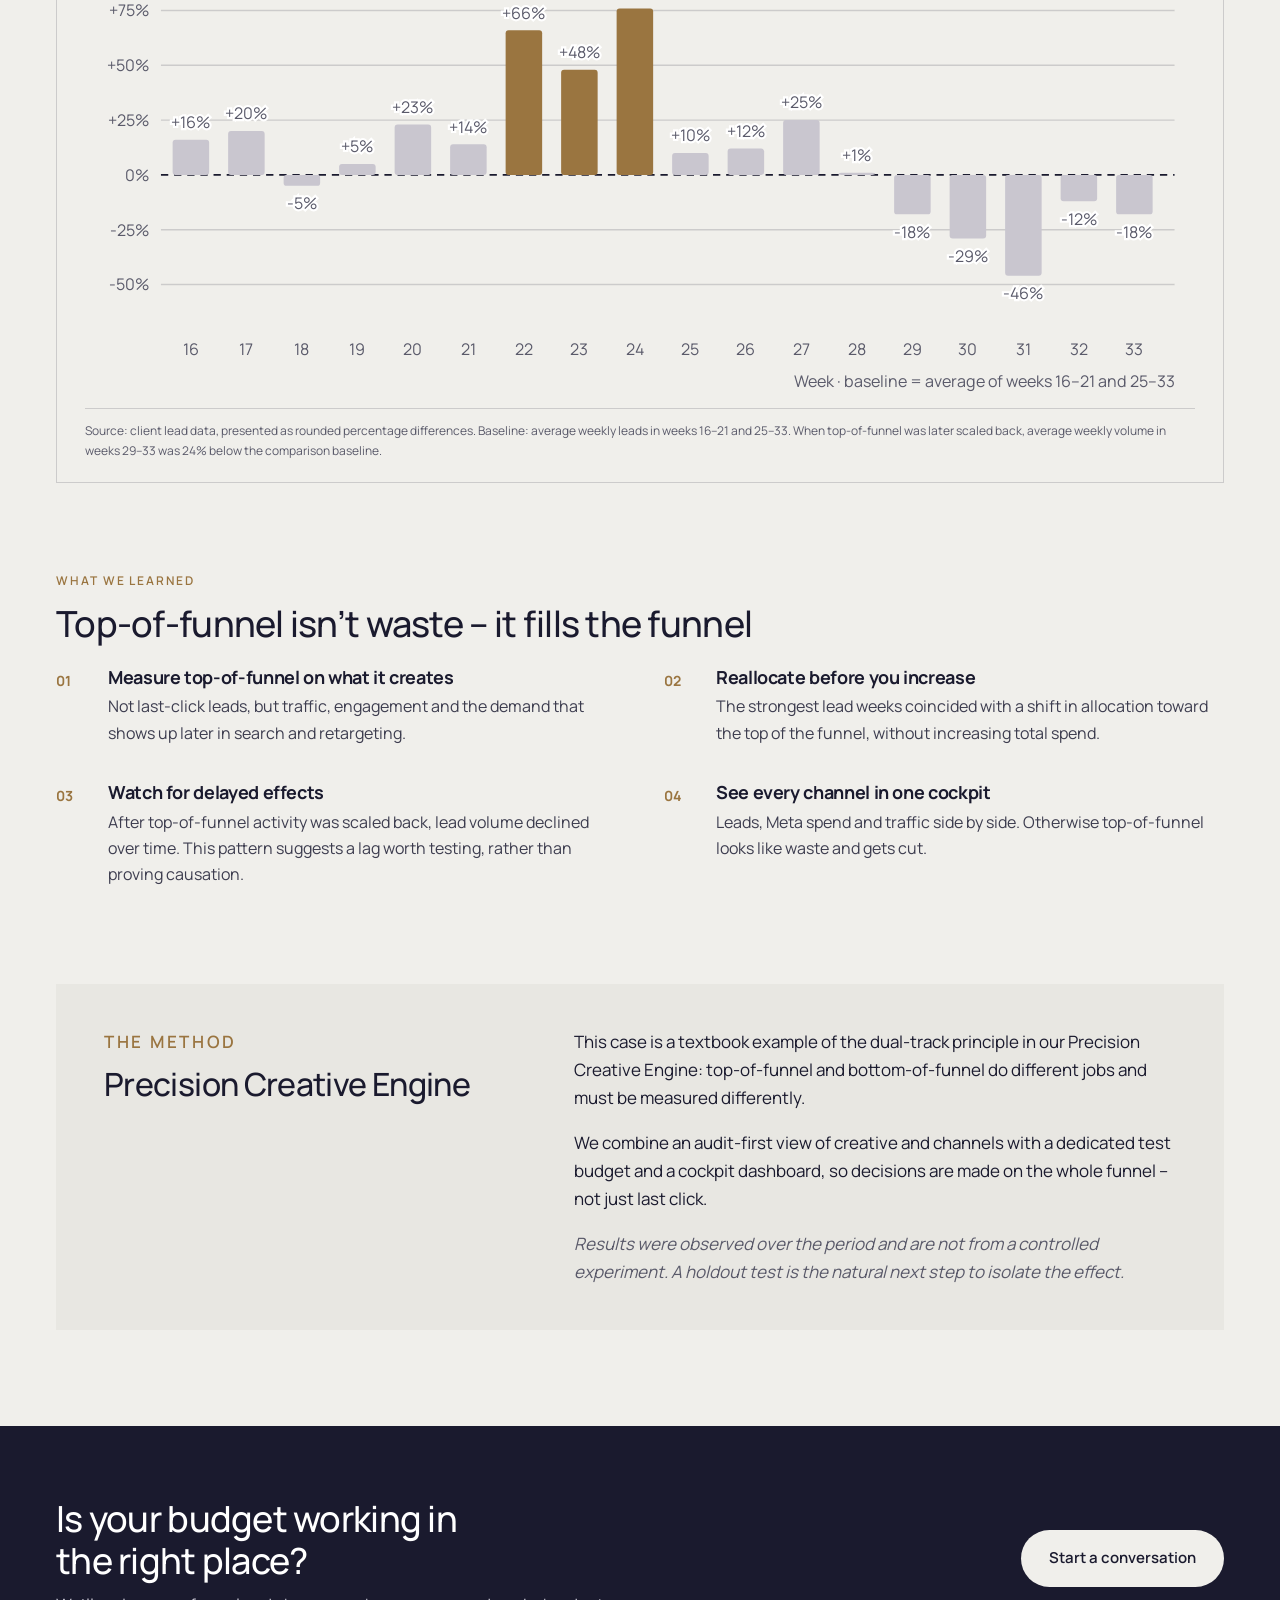
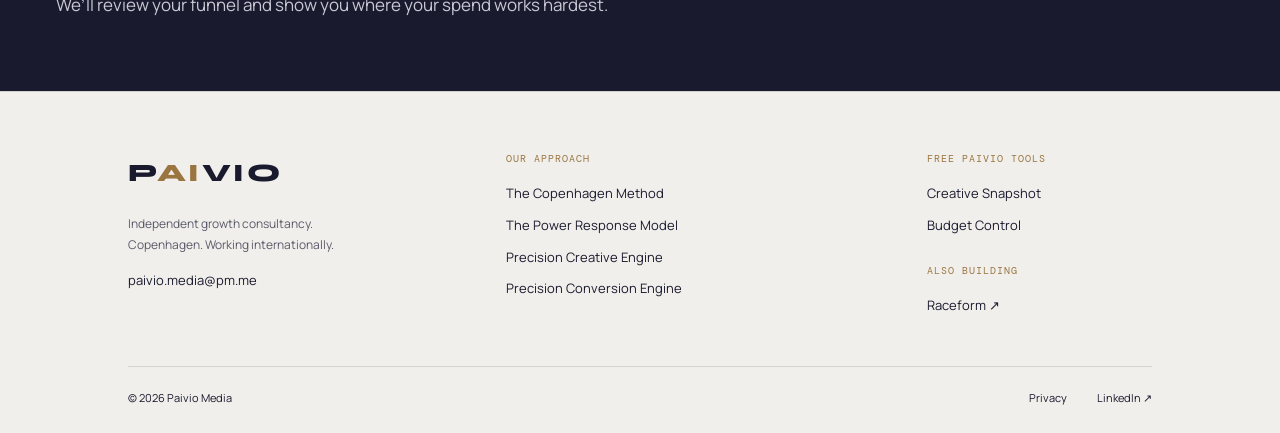
<file: cases/top-funnel/index.html>
<!DOCTYPE html>
<html lang="en">
<head>
<meta charset="UTF-8">
<meta name="viewport" content="width=device-width, initial-scale=1.0">
<title>Case: Same budget, best lead weeks — Paivio Media</title>
<meta name="description" content="An anonymous Danish B2C case: reallocating Meta and Google Ads spend, with stronger weekly lead volume and no increase in total budget.">
<link rel="icon" href="/favicon.png" type="image/png" sizes="512x512">
<link rel="shortcut icon" href="/favicon.png" type="image/png">
<link rel="apple-touch-icon" href="/apple-touch-icon.png">
<link rel="preconnect" href="https://fonts.googleapis.com">
<link href="https://fonts.googleapis.com/css2?family=Syne:wght@800&family=Manrope:wght@400;500;600;700;800&family=DM+Mono:wght@300;400&display=swap" rel="stylesheet">
<link rel="canonical" href="https://paiviomedia.com/cases/top-funnel/">
<meta property="og:title" content="Case — Same budget. Best lead weeks.">
<meta property="og:description" content="Independent growth consultancy for ambitious eCommerce brands. Work directly with Anders Berendt Svendsen.">
<meta property="og:type" content="website"><meta property="og:url" content="https://paiviomedia.com/cases/top-funnel/">
<meta name="twitter:card" content="summary">
<link rel="stylesheet" href="/assets/homepage.css">
<script type="application/ld+json">{"@context":"https://schema.org","@type":"Organization","name":"Paivio Media","url":"https://paiviomedia.com/","email":"paivio.media@pm.me","founder":{"@type":"Person","name":"Anders Berendt Svendsen","sameAs":"https://www.linkedin.com/in/andersberendt/"},"address":{"@type":"PostalAddress","addressLocality":"Copenhagen","addressCountry":"DK"}}</script>
<link rel="stylesheet" href="/assets/case.css"><link rel="stylesheet" href="/assets/resource-footer.css"></head><body><a class="skip" href="#main">Skip to content</a><header><nav aria-label="Main navigation"><a class="logo" href="/" aria-label="Paivio home"><span>P</span><span class="gold">AI</span><span>VIO</span></a><button class="menu" aria-expanded="false" aria-controls="navigation">Menu <span>+</span></button><div id="navigation"><a href="/#expertise">Expertise</a><a href="/#about">About Anders</a><a href="/#approach">Approach</a><details class="nav-cases"><summary>Cases</summary><div class="case-dropdown"><a href="/cases/top-funnel/">Same budget. Better leads. ↗</a></div></details><a class="nav-cta" href="/#contact">Let's talk growth <span>↗</span></a></div></nav></header><main id="main"><article class="pv-case">

  <div class="pv-hero">
    <div class="pv-wrap case-hero-grid"><div>
      <p class="pv-eyebrow">Case · Lead generation · Paid social &amp; search</p>
      <h1>Same budget. <em>Best lead weeks</em> of the year.</h1>
      <p class="pv-lead">We didn’t increase the ad budget. We moved more of it up the funnel. The campaign period coincided with the three strongest lead weeks in the reporting window.</p>
      <div class="pv-meta">
        <span>Client: <b>Anonymous Danish B2C company</b></span>
        <span>Channels: <b>Meta &amp; Google Ads</b></span>
        <span>Reporting window: <b>Weeks 16–33</b></span>
      </div></div><figure class="case-portrait"><img src="/assets/images/anders-hero.jpg" width="900" height="1120" alt="Anders Berendt Svendsen, founder of Paivio Media"><figcaption>Anders Berendt Svendsen · Paid Media Strategist</figcaption></figure>
    </div>
  </div>

  <div class="pv-wrap">
    <section class="pv-kpis" aria-label="Key figures">
      <div class="pv-kpi"><div class="pv-kpi-num pv-acc">+63%</div><div class="pv-kpi-lbl">higher average weekly lead volume in weeks 22–24 versus the other weeks shown</div></div>
      <div class="pv-kpi"><div class="pv-kpi-num">+76%</div><div class="pv-kpi-lbl">lead volume in the best week versus the average of the other weeks shown</div></div>
      <div class="pv-kpi"><div class="pv-kpi-num">DKK 0</div><div class="pv-kpi-lbl">added to the total ad budget</div></div>
      <div class="pv-kpi"><div class="pv-kpi-num">DKK 6.55</div><div class="pv-kpi-lbl">per landing page view at the top of the funnel</div></div>
    </section>

    <section class="pv-sec">
      <p class="pv-eyebrow">The journey</p>
      <h2>Not more budget – a different allocation</h2>
      <div class="pv-grid3">
        <div class="pv-step">
          <p class="pv-eyebrow">01 · The challenge</p>
          <h3>More leads without a bigger budget</h3>
          <p>The client ran paid media on Google and Meta, with organic search driving half of all site traffic. The question wasn’t how much to spend, but where in the funnel the money would work hardest.</p>
        </div>
        <div class="pv-step">
          <p class="pv-eyebrow">02 · What we did</p>
          <h3>Weighting toward Meta top-of-funnel</h3>
          <p>Total spend held steady, but a larger share went to a Meta campaign optimised for landing page views: low-cost, relevant visits rather than direct conversions.</p>
        </div>
        <div class="pv-step">
          <p class="pv-eyebrow">03 · The result</p>
          <h3>The three strongest weeks of the year</h3>
          <p>Weeks 22–24 were the strongest in the reporting window, with average weekly lead volume 63% above the comparison baseline in weeks 22–24, and the best week 76% above it. More than 60% of leads were qualified.</p>
        </div>
      </div>
    </section>

    <section class="pv-sec">
      <p class="pv-eyebrow">The numbers</p>
      <h2>Leads rose when top-of-funnel got more room</h2>
      <figure class="pv-figure">
        <figcaption>
          <div class="pv-fig-title">Weeks 22–24 averaged 63% more leads per week than the other weeks shown</div>
          <div class="pv-fig-sub">Weekly lead volume versus comparison baseline (weeks 16–33) · total ad budget unchanged</div>
        </figcaption>
        <div class="pv-scroll"><svg class="pv-chart" viewBox="0 0 760 330" role="img" aria-labelledby="chart-title chart-desc"><title id="chart-title">Weekly lead volume as percentage change</title><desc id="chart-desc">Campaign weeks 22–24 highlighted. Percentage difference from the average of weeks 16–21 and 25–33. Absolute lead counts are not shown.</desc><line x1="52" x2="746" y1="255" y2="255" class="pv-grid"/><text x="44" y="259" text-anchor="end" class="pv-axis">-50%</text><line x1="52" x2="746" y1="217.5" y2="217.5" class="pv-grid"/><text x="44" y="221.5" text-anchor="end" class="pv-axis">-25%</text><line x1="52" x2="746" y1="180" y2="180" class="pv-ref"/><text x="44" y="184" text-anchor="end" class="pv-axis">0%</text><line x1="52" x2="746" y1="142.5" y2="142.5" class="pv-grid"/><text x="44" y="146.5" text-anchor="end" class="pv-axis">+25%</text><line x1="52" x2="746" y1="105" y2="105" class="pv-grid"/><text x="44" y="109" text-anchor="end" class="pv-axis">+50%</text><line x1="52" x2="746" y1="67.5" y2="67.5" class="pv-grid"/><text x="44" y="71.5" text-anchor="end" class="pv-axis">+75%</text><line x1="52" x2="746" y1="30" y2="30" class="pv-grid"/><text x="44" y="34" text-anchor="end" class="pv-axis">+100%</text><rect x="60" y="156" width="25" height="24" rx="2" class="pv-bar"><title>Week 16: +16% versus baseline</title></rect><text x="72.5" y="148" text-anchor="middle" class="pv-val">+16%</text><text x="72.5" y="303" text-anchor="middle" class="pv-axis">16</text><rect x="98" y="150" width="25" height="30" rx="2" class="pv-bar"><title>Week 17: +20% versus baseline</title></rect><text x="110.5" y="142" text-anchor="middle" class="pv-val">+20%</text><text x="110.5" y="303" text-anchor="middle" class="pv-axis">17</text><rect x="136" y="180" width="25" height="7.5" rx="2" class="pv-bar"><title>Week 18: -5% versus baseline</title></rect><text x="148.5" y="203.5" text-anchor="middle" class="pv-val">-5%</text><text x="148.5" y="303" text-anchor="middle" class="pv-axis">18</text><rect x="174" y="172.5" width="25" height="7.5" rx="2" class="pv-bar"><title>Week 19: +5% versus baseline</title></rect><text x="186.5" y="164.5" text-anchor="middle" class="pv-val">+5%</text><text x="186.5" y="303" text-anchor="middle" class="pv-axis">19</text><rect x="212" y="145.5" width="25" height="34.5" rx="2" class="pv-bar"><title>Week 20: +23% versus baseline</title></rect><text x="224.5" y="137.5" text-anchor="middle" class="pv-val">+23%</text><text x="224.5" y="303" text-anchor="middle" class="pv-axis">20</text><rect x="250" y="159" width="25" height="21" rx="2" class="pv-bar"><title>Week 21: +14% versus baseline</title></rect><text x="262.5" y="151" text-anchor="middle" class="pv-val">+14%</text><text x="262.5" y="303" text-anchor="middle" class="pv-axis">21</text><rect x="288" y="81" width="25" height="99" rx="2" class="pv-bar-hi"><title>Week 22: +66% versus baseline · campaign period</title></rect><text x="300.5" y="73" text-anchor="middle" class="pv-val">+66%</text><text x="300.5" y="303" text-anchor="middle" class="pv-axis">22</text><rect x="326" y="108" width="25" height="72" rx="2" class="pv-bar-hi"><title>Week 23: +48% versus baseline · campaign period</title></rect><text x="338.5" y="100" text-anchor="middle" class="pv-val">+48%</text><text x="338.5" y="303" text-anchor="middle" class="pv-axis">23</text><rect x="364" y="66" width="25" height="114" rx="2" class="pv-bar-hi"><title>Week 24: +76% versus baseline · campaign period</title></rect><text x="376.5" y="58" text-anchor="middle" class="pv-val">+76%</text><text x="376.5" y="303" text-anchor="middle" class="pv-axis">24</text><rect x="402" y="165" width="25" height="15" rx="2" class="pv-bar"><title>Week 25: +10% versus baseline</title></rect><text x="414.5" y="157" text-anchor="middle" class="pv-val">+10%</text><text x="414.5" y="303" text-anchor="middle" class="pv-axis">25</text><rect x="440" y="162" width="25" height="18" rx="2" class="pv-bar"><title>Week 26: +12% versus baseline</title></rect><text x="452.5" y="154" text-anchor="middle" class="pv-val">+12%</text><text x="452.5" y="303" text-anchor="middle" class="pv-axis">26</text><rect x="478" y="142.5" width="25" height="37.5" rx="2" class="pv-bar"><title>Week 27: +25% versus baseline</title></rect><text x="490.5" y="134.5" text-anchor="middle" class="pv-val">+25%</text><text x="490.5" y="303" text-anchor="middle" class="pv-axis">27</text><rect x="516" y="178.5" width="25" height="1.5" rx="2" class="pv-bar"><title>Week 28: +1% versus baseline</title></rect><text x="528.5" y="170.5" text-anchor="middle" class="pv-val">+1%</text><text x="528.5" y="303" text-anchor="middle" class="pv-axis">28</text><rect x="554" y="180" width="25" height="27" rx="2" class="pv-bar"><title>Week 29: -18% versus baseline</title></rect><text x="566.5" y="223" text-anchor="middle" class="pv-val">-18%</text><text x="566.5" y="303" text-anchor="middle" class="pv-axis">29</text><rect x="592" y="180" width="25" height="43.5" rx="2" class="pv-bar"><title>Week 30: -29% versus baseline</title></rect><text x="604.5" y="239.5" text-anchor="middle" class="pv-val">-29%</text><text x="604.5" y="303" text-anchor="middle" class="pv-axis">30</text><rect x="630" y="180" width="25" height="69" rx="2" class="pv-bar"><title>Week 31: -46% versus baseline</title></rect><text x="642.5" y="265" text-anchor="middle" class="pv-val">-46%</text><text x="642.5" y="303" text-anchor="middle" class="pv-axis">31</text><rect x="668" y="180" width="25" height="18" rx="2" class="pv-bar"><title>Week 32: -12% versus baseline</title></rect><text x="680.5" y="214" text-anchor="middle" class="pv-val">-12%</text><text x="680.5" y="303" text-anchor="middle" class="pv-axis">32</text><rect x="706" y="180" width="25" height="27" rx="2" class="pv-bar"><title>Week 33: -18% versus baseline</title></rect><text x="718.5" y="223" text-anchor="middle" class="pv-val">-18%</text><text x="718.5" y="303" text-anchor="middle" class="pv-axis">33</text><text x="746" y="325" text-anchor="end" class="pv-axis">Week · baseline = average of weeks 16–21 and 25–33</text></svg></div>
        <p class="pv-fig-note">Source: client lead data, presented as rounded percentage differences. Baseline: average weekly leads in weeks 16–21 and 25–33. When top-of-funnel was later scaled back, average weekly volume in weeks 29–33 was 24% below the comparison baseline.</p>
      </figure>
    </section>

    <section class="pv-sec">
      <p class="pv-eyebrow">What we learned</p>
      <h2>Top-of-funnel isn’t waste – it fills the funnel</h2>
      <ol class="pv-list">
        <li><h3>Measure top-of-funnel on what it creates</h3><p>Not last-click leads, but traffic, engagement and the demand that shows up later in search and retargeting.</p></li>
        <li><h3>Reallocate before you increase</h3><p>The strongest lead weeks coincided with a shift in allocation toward the top of the funnel, without increasing total spend.</p></li>
        <li><h3>Watch for delayed effects</h3><p>After top-of-funnel activity was scaled back, lead volume declined over time. This pattern suggests a lag worth testing, rather than proving causation.</p></li>
        <li><h3>See every channel in one cockpit</h3><p>Leads, Meta spend and traffic side by side. Otherwise top-of-funnel looks like waste and gets cut.</p></li>
      </ol>
    </section>

    <section class="pv-frame">
      <div>
        <p class="pv-eyebrow">The method</p>
        <h2>Precision Creative Engine</h2>
      </div>
      <div>
        <p>This case is a textbook example of the dual-track principle in our Precision Creative Engine: top-of-funnel and bottom-of-funnel do different jobs and must be measured differently.</p>
        <p>We combine an audit-first view of creative and channels with a dedicated test budget and a cockpit dashboard, so decisions are made on the whole funnel – not just last click.</p>
        <p class="pv-caveat">Results were observed over the period and are not from a controlled experiment. A holdout test is the natural next step to isolate the effect.</p>
      </div>
    </section>
  </div>

  <section class="pv-cta">
    <div class="pv-wrap pv-cta-in">
      <div>
        <h2>Is your budget working in the right place?</h2>
        <p>We’ll review your funnel and show you where your spend works hardest.</p>
      </div>
      <a class="pv-btn" href="mailto:paivio.media@pm.me?subject=Funnel%20review">Start a conversation</a>
    </div>
  </section>

</article></main><footer class="resource-footer"><div class="wrap"><div class="resource-footer-top"><div><a class="logo" href="/" aria-label="Paivio home"><span>P</span><span class="gold">AI</span><span>VIO</span></a><p>Independent growth consultancy.<br>Copenhagen. Working internationally.</p><a href="mailto:paivio.media@pm.me">paivio.media@pm.me</a></div><div><h2>Our approach</h2><a href="/the-copenhagen-method/">The Copenhagen Method</a><a href="/frameworks/power-response-model/">The Power Response Model</a><a href="/frameworks/precision-creative-engine/">Precision Creative Engine</a><a href="/frameworks/precision-conversion-engine/">Precision Conversion Engine</a></div><div><h2>Free Paivio tools</h2><a href="/creative-snapshot/">Creative Snapshot</a><a href="/budget-control/">Budget Control</a><h2 class="footer-extra">Also building</h2><a href="https://raceform.app/" target="_blank" rel="noopener noreferrer">Raceform ↗</a></div></div><div class="resource-footer-bottom"><span>© 2026 Paivio Media</span><a href="/privacy/">Privacy</a><a href="https://www.linkedin.com/in/andersberendt/" target="_blank" rel="noopener noreferrer">LinkedIn ↗</a></div></div></footer><script src="/assets/homepage.js" defer></script></body></html>
</file>
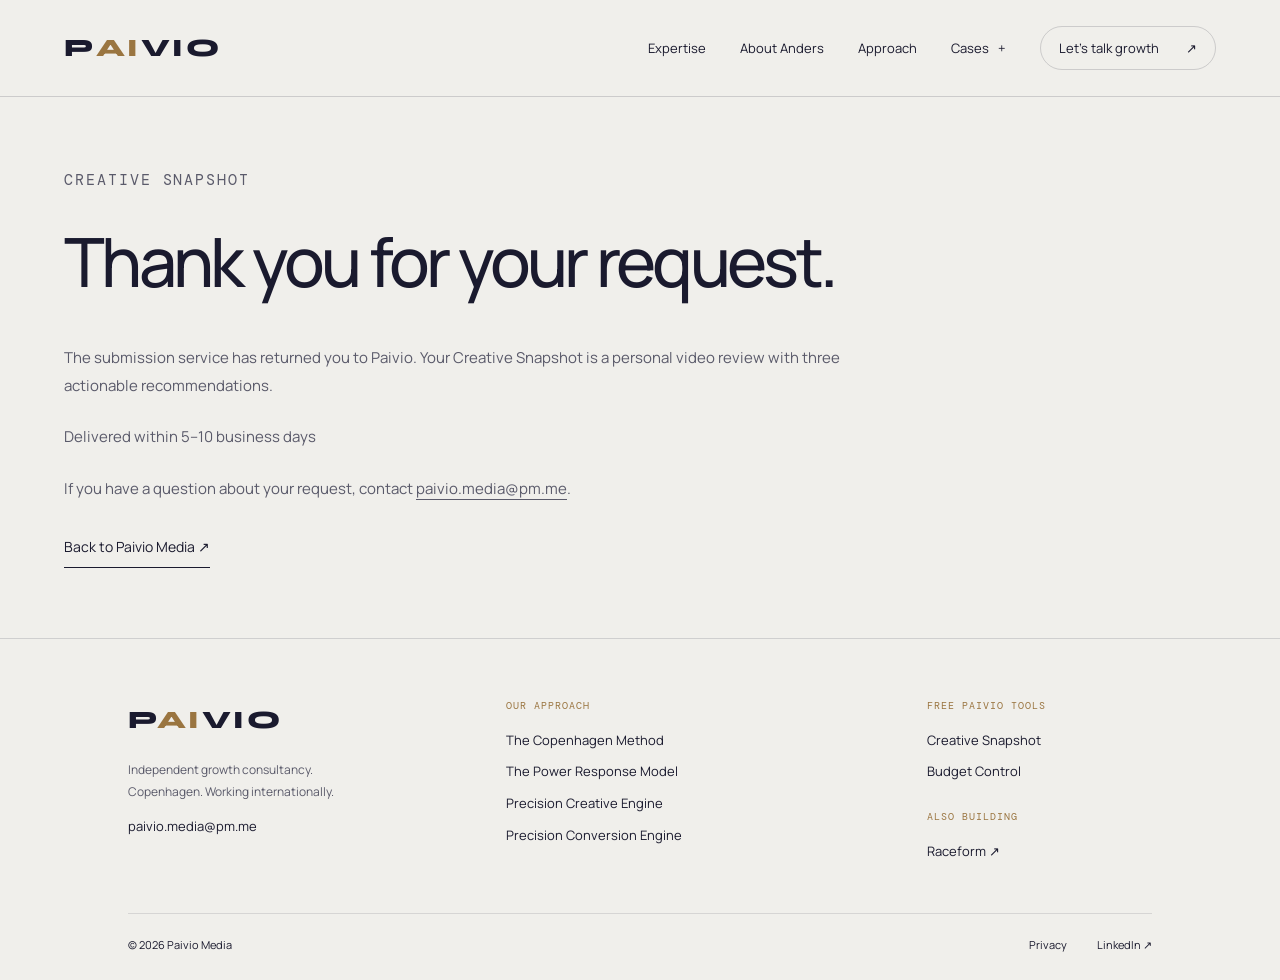
<file: creative-snapshot/thank-you/index.html>
<!doctype html><html lang="en"><head><meta charset="utf-8"><meta name="viewport" content="width=device-width,initial-scale=1"><meta name="robots" content="noindex"><title>Creative Snapshot request submitted | Paivio Media</title><link rel="icon" href="/favicon.png"><link href="https://fonts.googleapis.com/css2?family=Syne:wght@800&family=Manrope:wght@400;500;600;700;800&family=DM+Mono:wght@300;400&display=swap" rel="stylesheet"><link rel="stylesheet" href="/assets/homepage.css"><link rel="stylesheet" href="/assets/editorial.css"><link rel="stylesheet" href="/assets/frameworks.css"><link rel="stylesheet" href="/assets/resource-footer.css"><script src="/assets/homepage.js" defer></script></head><body class="editorial-home model-page"><header><nav aria-label="Main navigation"><a class="logo" href="/" aria-label="Paivio home"><span>P</span><span class="gold">AI</span><span>VIO</span></a><button class="menu" aria-expanded="false" aria-controls="navigation">Menu <span>+</span></button><div id="navigation"><a href="/#expertise">Expertise</a><a href="/#about">About Anders</a><a href="/#approach">Approach</a><details class="nav-cases"><summary>Cases</summary><div class="case-dropdown"><a href="/cases/top-funnel/">Same budget. Better leads. ↗</a></div></details><a class="nav-cta" href="/#contact">Let's talk growth <span>↗</span></a></div></nav></header><main class="wrap model-section"><p class="eyebrow">Creative Snapshot</p><h1 style="font-size:clamp(38px,6vw,68px)">Thank you for your request.</h1><p class="model-definition">The submission service has returned you to Paivio. Your Creative Snapshot is a personal video review with three actionable recommendations.</p><p>Delivered within 5–10 business days</p><p>If you have a question about your request, contact <a href="mailto:paivio.media@pm.me">paivio.media@pm.me</a>.</p><a class="text-link" href="/">Back to Paivio Media ↗</a></main><footer class="resource-footer"><div class="wrap"><div class="resource-footer-top"><div><a class="logo" href="/" aria-label="Paivio home"><span>P</span><span class="gold">AI</span><span>VIO</span></a><p>Independent growth consultancy.<br>Copenhagen. Working internationally.</p><a href="mailto:paivio.media@pm.me">paivio.media@pm.me</a></div><div><h2>Our approach</h2><a href="/the-copenhagen-method/">The Copenhagen Method</a><a href="/frameworks/power-response-model/">The Power Response Model</a><a href="/frameworks/precision-creative-engine/">Precision Creative Engine</a><a href="/frameworks/precision-conversion-engine/">Precision Conversion Engine</a></div><div><h2>Free Paivio tools</h2><a href="/creative-snapshot/">Creative Snapshot</a><a href="/budget-control/">Budget Control</a><h2 class="footer-extra">Also building</h2><a href="https://raceform.app/" target="_blank" rel="noopener noreferrer">Raceform ↗</a></div></div><div class="resource-footer-bottom"><span>© 2026 Paivio Media</span><a href="/privacy/">Privacy</a><a href="https://www.linkedin.com/in/andersberendt/" target="_blank" rel="noopener noreferrer">LinkedIn ↗</a></div></div></footer></body></html>
</file>
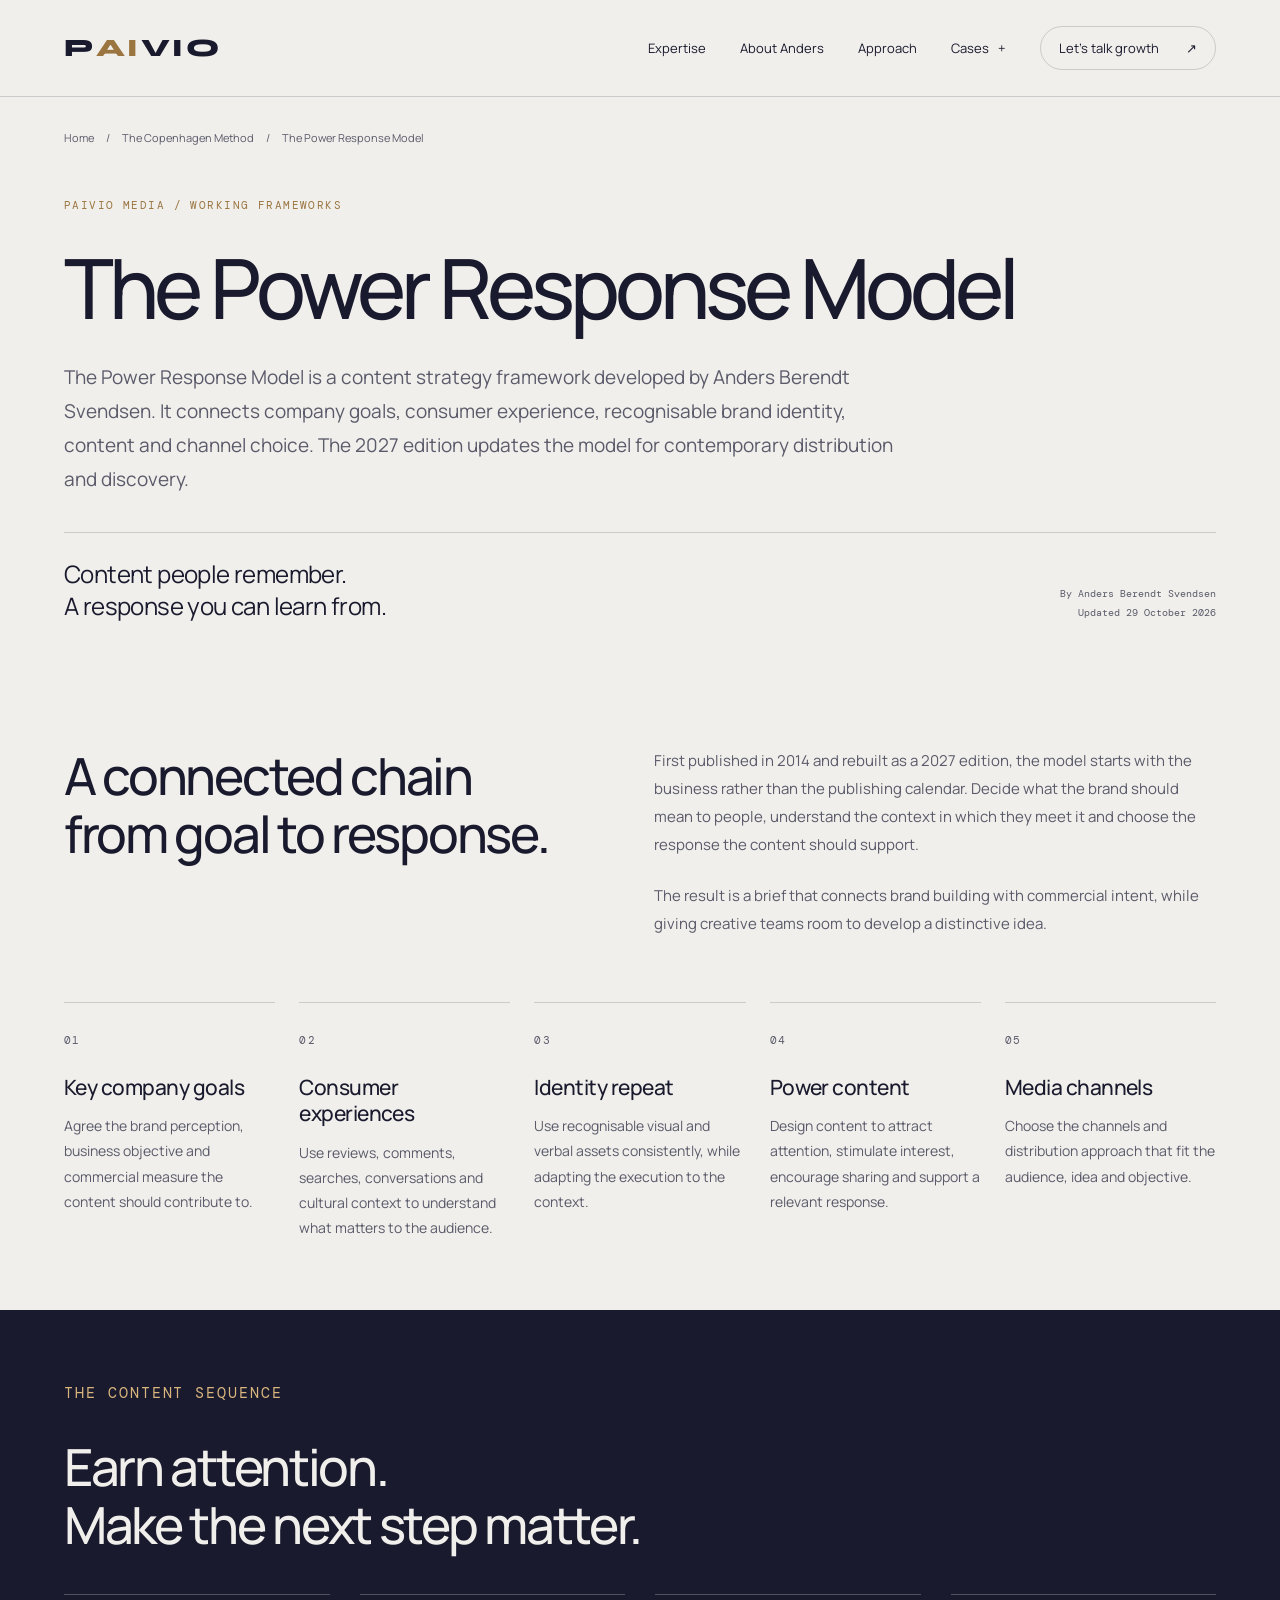
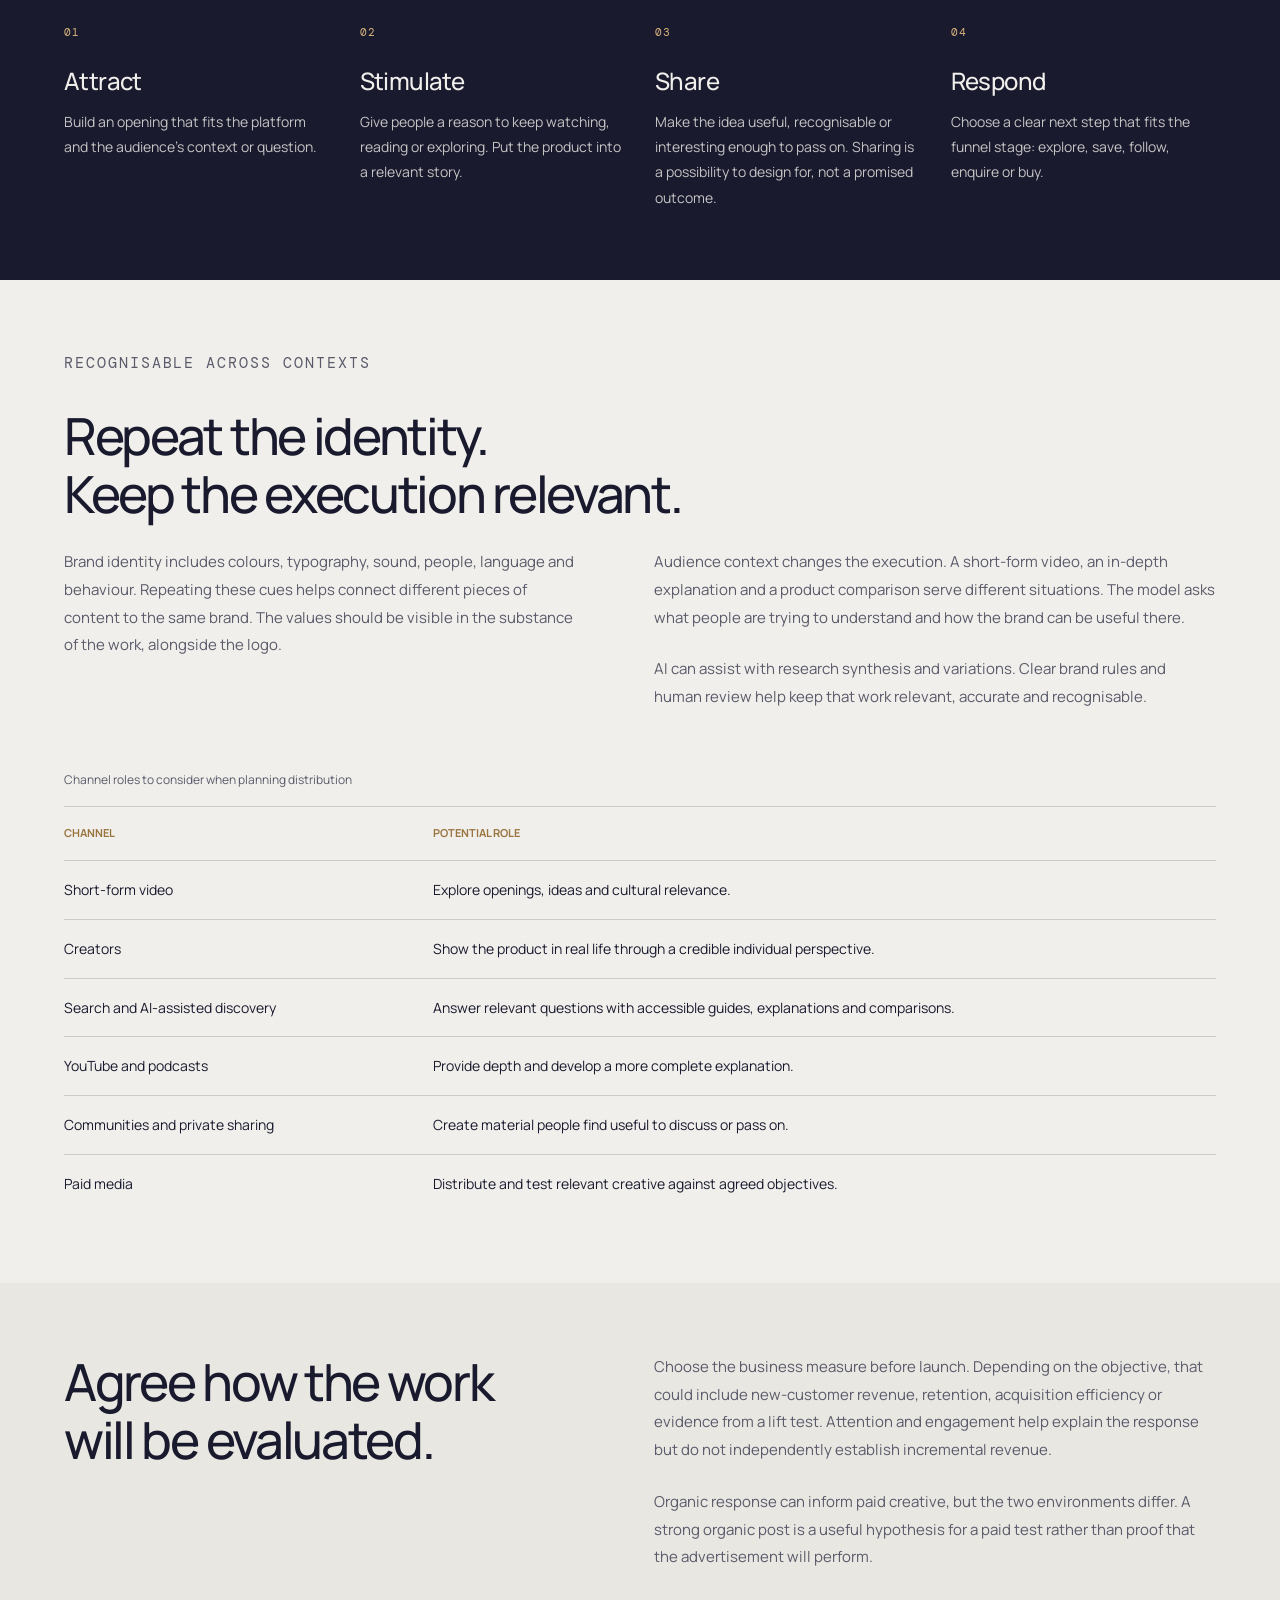
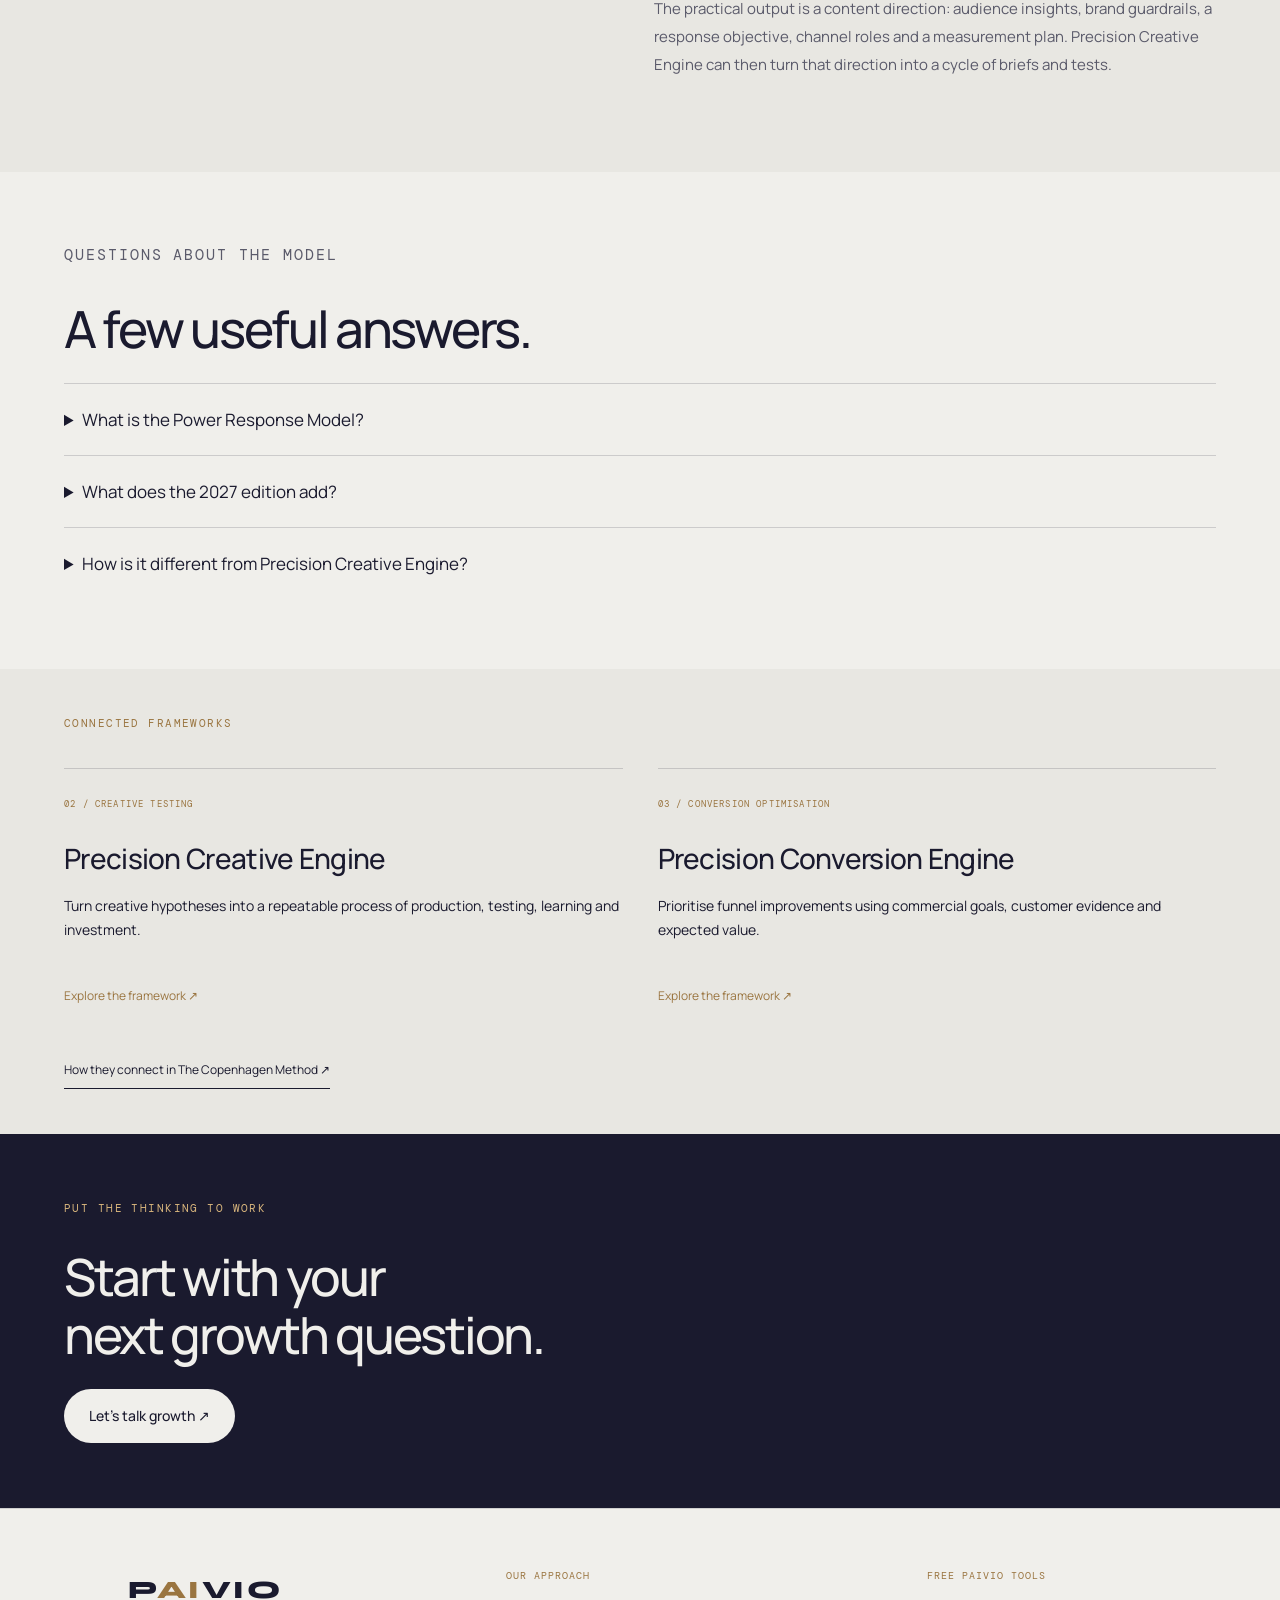
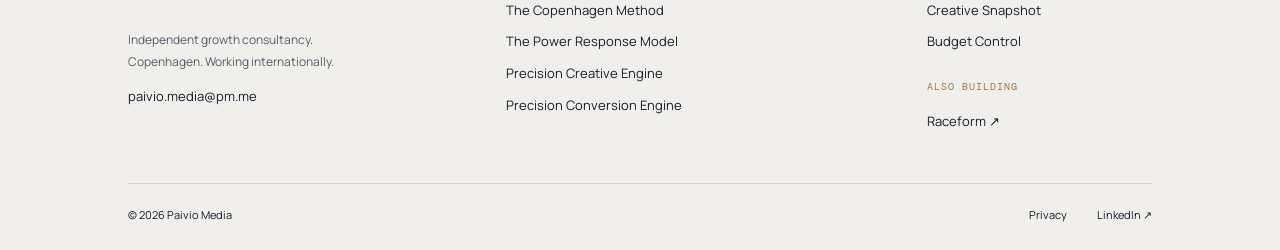
<file: frameworks/power-response-model/index.html>
<!doctype html><html lang="en"><head><meta charset="utf-8"><meta name="viewport" content="width=device-width,initial-scale=1"><title>The Power Response Model 2027 | Content Strategy Framework | Paivio Media</title><meta name="description" content="Paivio’s Power Response Model connects company goals, consumer experiences, distinctive brand identity, useful content and media distribution."><link rel="canonical" href="https://paiviomedia.com/frameworks/power-response-model/"><meta property="og:title" content="The Power Response Model | Paivio Media"><meta property="og:description" content="Paivio’s Power Response Model connects company goals, consumer experiences, distinctive brand identity, useful content and media distribution."><meta property="og:url" content="https://paiviomedia.com/frameworks/power-response-model/"><meta property="og:type" content="article"><link rel="icon" href="/favicon.png"><link rel="preconnect" href="https://fonts.googleapis.com"><link href="https://fonts.googleapis.com/css2?family=Syne:wght@800&family=Manrope:wght@400;500;600;700;800&family=DM+Mono:wght@300;400&display=swap" rel="stylesheet"><link rel="stylesheet" href="/assets/homepage.css"><link rel="stylesheet" href="/assets/editorial.css"><link rel="stylesheet" href="/assets/frameworks.css"><link rel="stylesheet" href="/assets/resource-footer.css"><script type="application/ld+json">{"@context":"https://schema.org","@graph":[{"@type":"Article","@id":"https://paiviomedia.com/frameworks/power-response-model/#article","headline":"The Power Response Model","description":"Paivio’s Power Response Model connects company goals, consumer experiences, distinctive brand identity, useful content and media distribution.","inLanguage":"en","datePublished":"2026-10-29","dateModified":"2026-10-29","mainEntityOfPage":"https://paiviomedia.com/frameworks/power-response-model/","author":{"@type":"Person","name":"Anders Berendt Svendsen","url":"https://paiviomedia.com/#about","sameAs":"https://www.linkedin.com/in/andersberendt/"},"publisher":{"@type":"Organization","name":"Paivio Media","url":"https://paiviomedia.com/"}},{"@type":"BreadcrumbList","itemListElement":[{"@type":"ListItem","position":1,"name":"Home","item":"https://paiviomedia.com/"},{"@type":"ListItem","position":2,"name":"The Copenhagen Method","item":"https://paiviomedia.com/the-copenhagen-method/"},{"@type":"ListItem","position":3,"name":"The Power Response Model","item":"https://paiviomedia.com/frameworks/power-response-model/"}]}]}</script><script src="/assets/homepage.js" defer></script></head><body class="editorial-home model-page"><a class="skip" href="#main">Skip to content</a><header><nav aria-label="Main navigation"><a class="logo" href="/" aria-label="Paivio home"><span>P</span><span class="gold">AI</span><span>VIO</span></a><button class="menu" aria-expanded="false" aria-controls="navigation">Menu <span>+</span></button><div id="navigation"><a href="/#expertise">Expertise</a><a href="/#about">About Anders</a><a href="/#approach">Approach</a><details class="nav-cases"><summary>Cases</summary><div class="case-dropdown"><a href="/cases/top-funnel/">Same budget. Better leads. ↗</a></div></details><a class="nav-cta" href="/#contact">Let's talk growth <span>↗</span></a></div></nav></header><main id="main"><section class="model-hero wrap"><nav class="model-breadcrumb" aria-label="Breadcrumb"><a href="/">Home</a><span>/</span><a href="/the-copenhagen-method/">The Copenhagen Method</a><span>/</span><span>The Power Response Model</span></nav><p class="eyebrow">Paivio Media / Working frameworks</p><h1>The Power Response Model</h1><p class="model-definition">The Power Response Model is a content strategy framework developed by Anders Berendt Svendsen. It connects company goals, consumer experience, recognisable brand identity, content and channel choice. The 2027 edition updates the model for contemporary distribution and discovery.</p><div class="model-hero-bottom"><p>Content people remember.<br>A response you can learn from.</p><span>By Anders Berendt Svendsen<br><time datetime="2026-10-29">Updated 29 October 2026</time></span></div></section><section class="wrap model-section"><div class="model-split"><h2>A connected chain<br>from goal to response.</h2><div><p>First published in 2014 and rebuilt as a 2027 edition, the model starts with the business rather than the publishing calendar. Decide what the brand should mean to people, understand the context in which they meet it and choose the response the content should support.</p><p>The result is a brief that connects brand building with commercial intent, while giving creative teams room to develop a distinctive idea.</p></div></div><ol class="model-flow five"><li><span class="index">01</span><h3>Key company goals</h3><p>Agree the brand perception, business objective and commercial measure the content should contribute to.</p></li><li><span class="index">02</span><h3>Consumer experiences</h3><p>Use reviews, comments, searches, conversations and cultural context to understand what matters to the audience.</p></li><li><span class="index">03</span><h3>Identity repeat</h3><p>Use recognisable visual and verbal assets consistently, while adapting the execution to the context.</p></li><li><span class="index">04</span><h3>Power content</h3><p>Design content to attract attention, stimulate interest, encourage sharing and support a relevant response.</p></li><li><span class="index">05</span><h3>Media channels</h3><p>Choose the channels and distribution approach that fit the audience, idea and objective.</p></li></ol></section><section class="model-dark model-section"><div class="wrap"><p class="eyebrow">The content sequence</p><h2>Earn attention.<br>Make the next step matter.</h2><ol class="model-flow four"><li><span class="index">01</span><h3>Attract</h3><p>Build an opening that fits the platform and the audience’s context or question.</p></li><li><span class="index">02</span><h3>Stimulate</h3><p>Give people a reason to keep watching, reading or exploring. Put the product into a relevant story.</p></li><li><span class="index">03</span><h3>Share</h3><p>Make the idea useful, recognisable or interesting enough to pass on. Sharing is a possibility to design for, not a promised outcome.</p></li><li><span class="index">04</span><h3>Respond</h3><p>Choose a clear next step that fits the funnel stage: explore, save, follow, enquire or buy.</p></li></ol></div></section><section class="wrap model-section"><p class="eyebrow">Recognisable across contexts</p><h2>Repeat the identity.<br>Keep the execution relevant.</h2><div class="model-split"><p>Brand identity includes colours, typography, sound, people, language and behaviour. Repeating these cues helps connect different pieces of content to the same brand. The values should be visible in the substance of the work, alongside the logo.</p><div><p>Audience context changes the execution. A short-form video, an in-depth explanation and a product comparison serve different situations. The model asks what people are trying to understand and how the brand can be useful there.</p><p>AI can assist with research synthesis and variations. Clear brand rules and human review help keep that work relevant, accurate and recognisable.</p></div></div><div class="model-table"><table><caption>Channel roles to consider when planning distribution</caption><thead><tr><th>Channel</th><th>Potential role</th></tr></thead><tbody><tr><td>Short-form video</td><td>Explore openings, ideas and cultural relevance.</td></tr><tr><td>Creators</td><td>Show the product in real life through a credible individual perspective.</td></tr><tr><td>Search and AI-assisted discovery</td><td>Answer relevant questions with accessible guides, explanations and comparisons.</td></tr><tr><td>YouTube and podcasts</td><td>Provide depth and develop a more complete explanation.</td></tr><tr><td>Communities and private sharing</td><td>Create material people find useful to discuss or pass on.</td></tr><tr><td>Paid media</td><td>Distribute and test relevant creative against agreed objectives.</td></tr></tbody></table></div></section><section class="model-soft model-section"><div class="wrap model-split"><h2>Agree how the work<br>will be evaluated.</h2><div><p>Choose the business measure before launch. Depending on the objective, that could include new-customer revenue, retention, acquisition efficiency or evidence from a lift test. Attention and engagement help explain the response but do not independently establish incremental revenue.</p><p>Organic response can inform paid creative, but the two environments differ. A strong organic post is a useful hypothesis for a paid test rather than proof that the advertisement will perform.</p><p>The practical output is a content direction: audience insights, brand guardrails, a response objective, channel roles and a measurement plan. Precision Creative Engine can then turn that direction into a cycle of briefs and tests.</p></div></div></section><section class="wrap model-section model-faq"><p class="eyebrow">Questions about the model</p><h2>A few useful answers.</h2><details><summary>What is the Power Response Model?</summary><p>It is Anders Berendt Svendsen’s framework connecting company goals, consumer experiences, brand identity, content and media channels.</p></details><details><summary>What does the 2027 edition add?</summary><p>It addresses algorithmic distribution, search across social and AI-assisted experiences, the role of AI in production, and the need to evaluate contribution beyond last-click reporting.</p></details><details><summary>How is it different from Precision Creative Engine?</summary><p>The Power Response Model provides the strategic content direction. Precision Creative Engine provides the operating process for producing, testing and improving advertising creative.</p></details></section><section class="model-related model-soft"><div class="wrap"><p class="eyebrow">Connected frameworks</p><div class="model-cards"><a class="model-card" href="/frameworks/precision-creative-engine/"><span class="eyebrow">02 / Creative testing</span><h3>Precision Creative Engine</h3><p>Turn creative hypotheses into a repeatable process of production, testing, learning and investment.</p><span class="model-read">Explore the framework ↗</span></a><a class="model-card" href="/frameworks/precision-conversion-engine/"><span class="eyebrow">03 / Conversion optimisation</span><h3>Precision Conversion Engine</h3><p>Prioritise funnel improvements using commercial goals, customer evidence and expected value.</p><span class="model-read">Explore the framework ↗</span></a></div><a class="text-link" href="/the-copenhagen-method/">How they connect in The Copenhagen Method ↗</a></div></section><section class="model-cta"><div class="wrap"><p class="eyebrow">Put the thinking to work</p><h2>Start with your<br>next growth question.</h2><a class="button light" href="mailto:paivio.media@pm.me">Let’s talk growth ↗</a></div></section></main><footer class="resource-footer"><div class="wrap"><div class="resource-footer-top"><div><a class="logo" href="/" aria-label="Paivio home"><span>P</span><span class="gold">AI</span><span>VIO</span></a><p>Independent growth consultancy.<br>Copenhagen. Working internationally.</p><a href="mailto:paivio.media@pm.me">paivio.media@pm.me</a></div><div><h2>Our approach</h2><a href="/the-copenhagen-method/">The Copenhagen Method</a><a href="/frameworks/power-response-model/">The Power Response Model</a><a href="/frameworks/precision-creative-engine/">Precision Creative Engine</a><a href="/frameworks/precision-conversion-engine/">Precision Conversion Engine</a></div><div><h2>Free Paivio tools</h2><a href="/creative-snapshot/">Creative Snapshot</a><a href="/budget-control/">Budget Control</a><h2 class="footer-extra">Also building</h2><a href="https://raceform.app/" target="_blank" rel="noopener noreferrer">Raceform ↗</a></div></div><div class="resource-footer-bottom"><span>© 2026 Paivio Media</span><a href="/privacy/">Privacy</a><a href="https://www.linkedin.com/in/andersberendt/" target="_blank" rel="noopener noreferrer">LinkedIn ↗</a></div></div></footer></body></html>
</file>
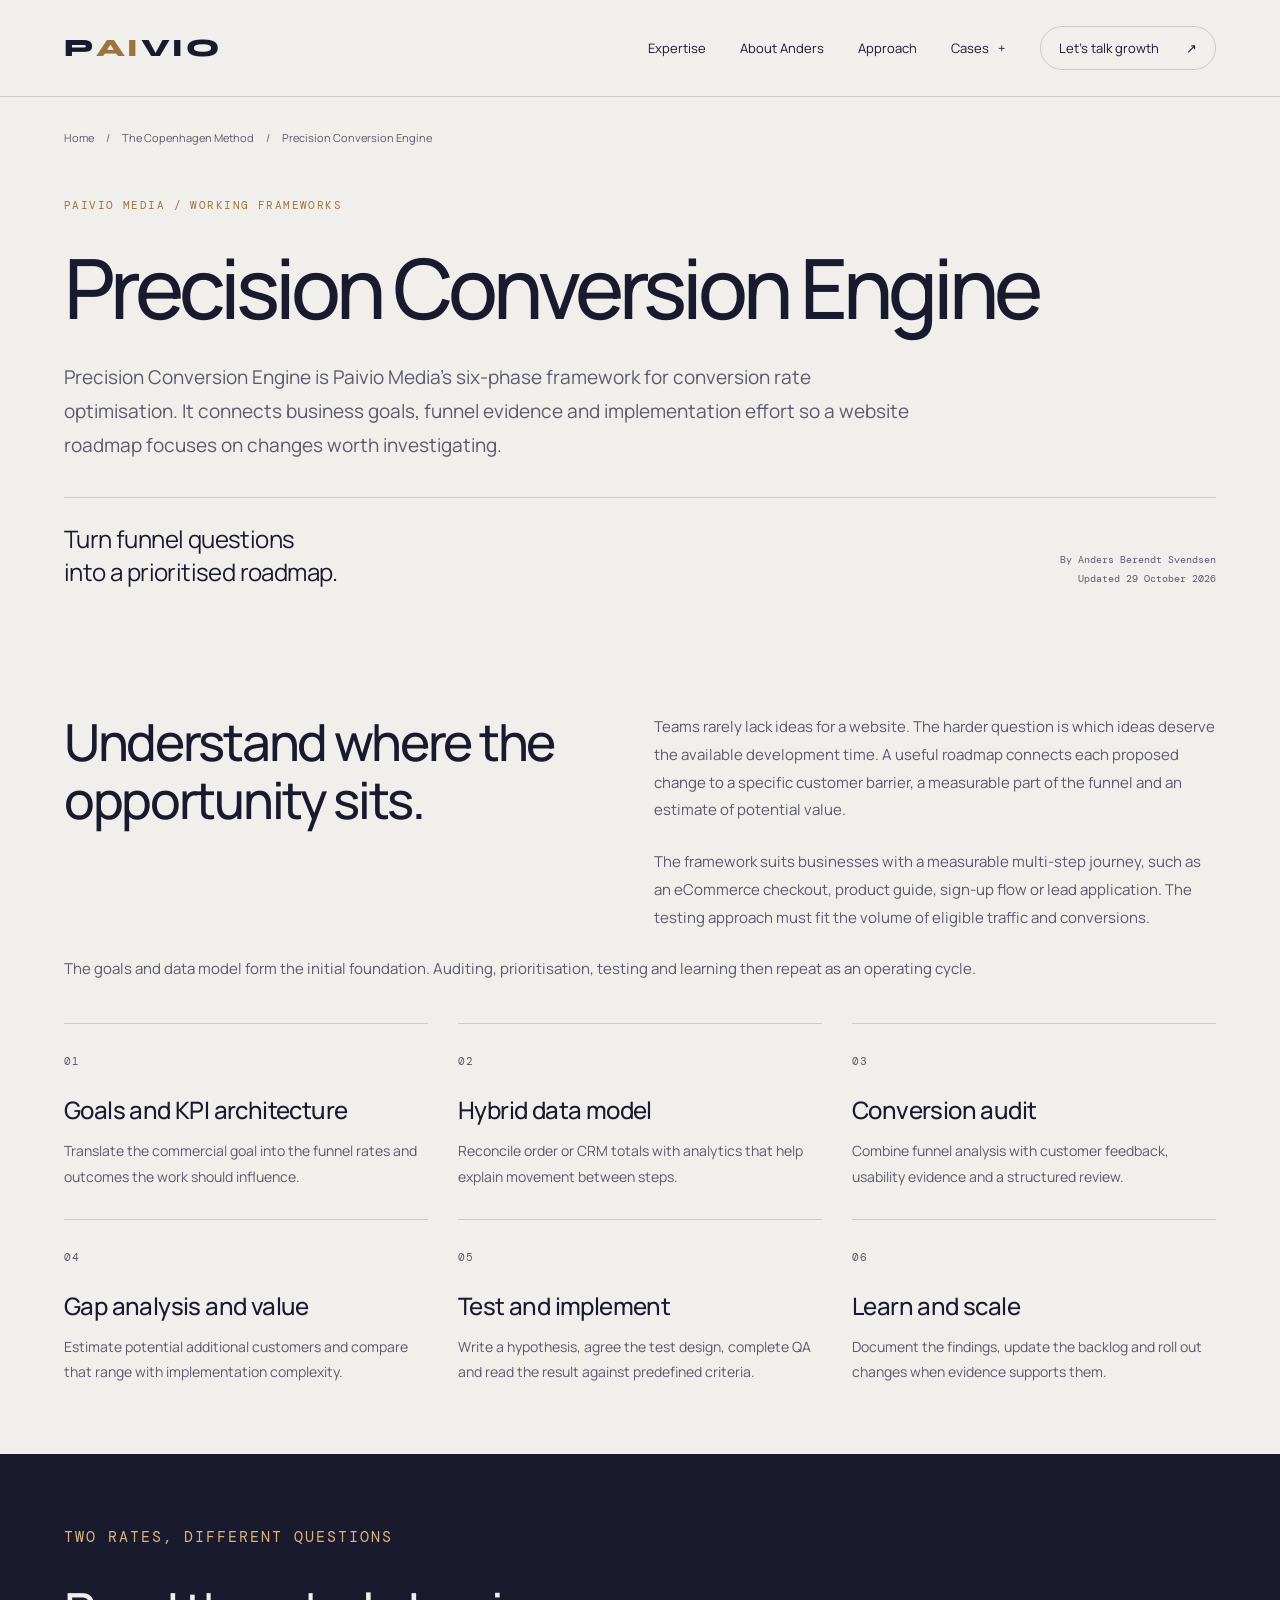
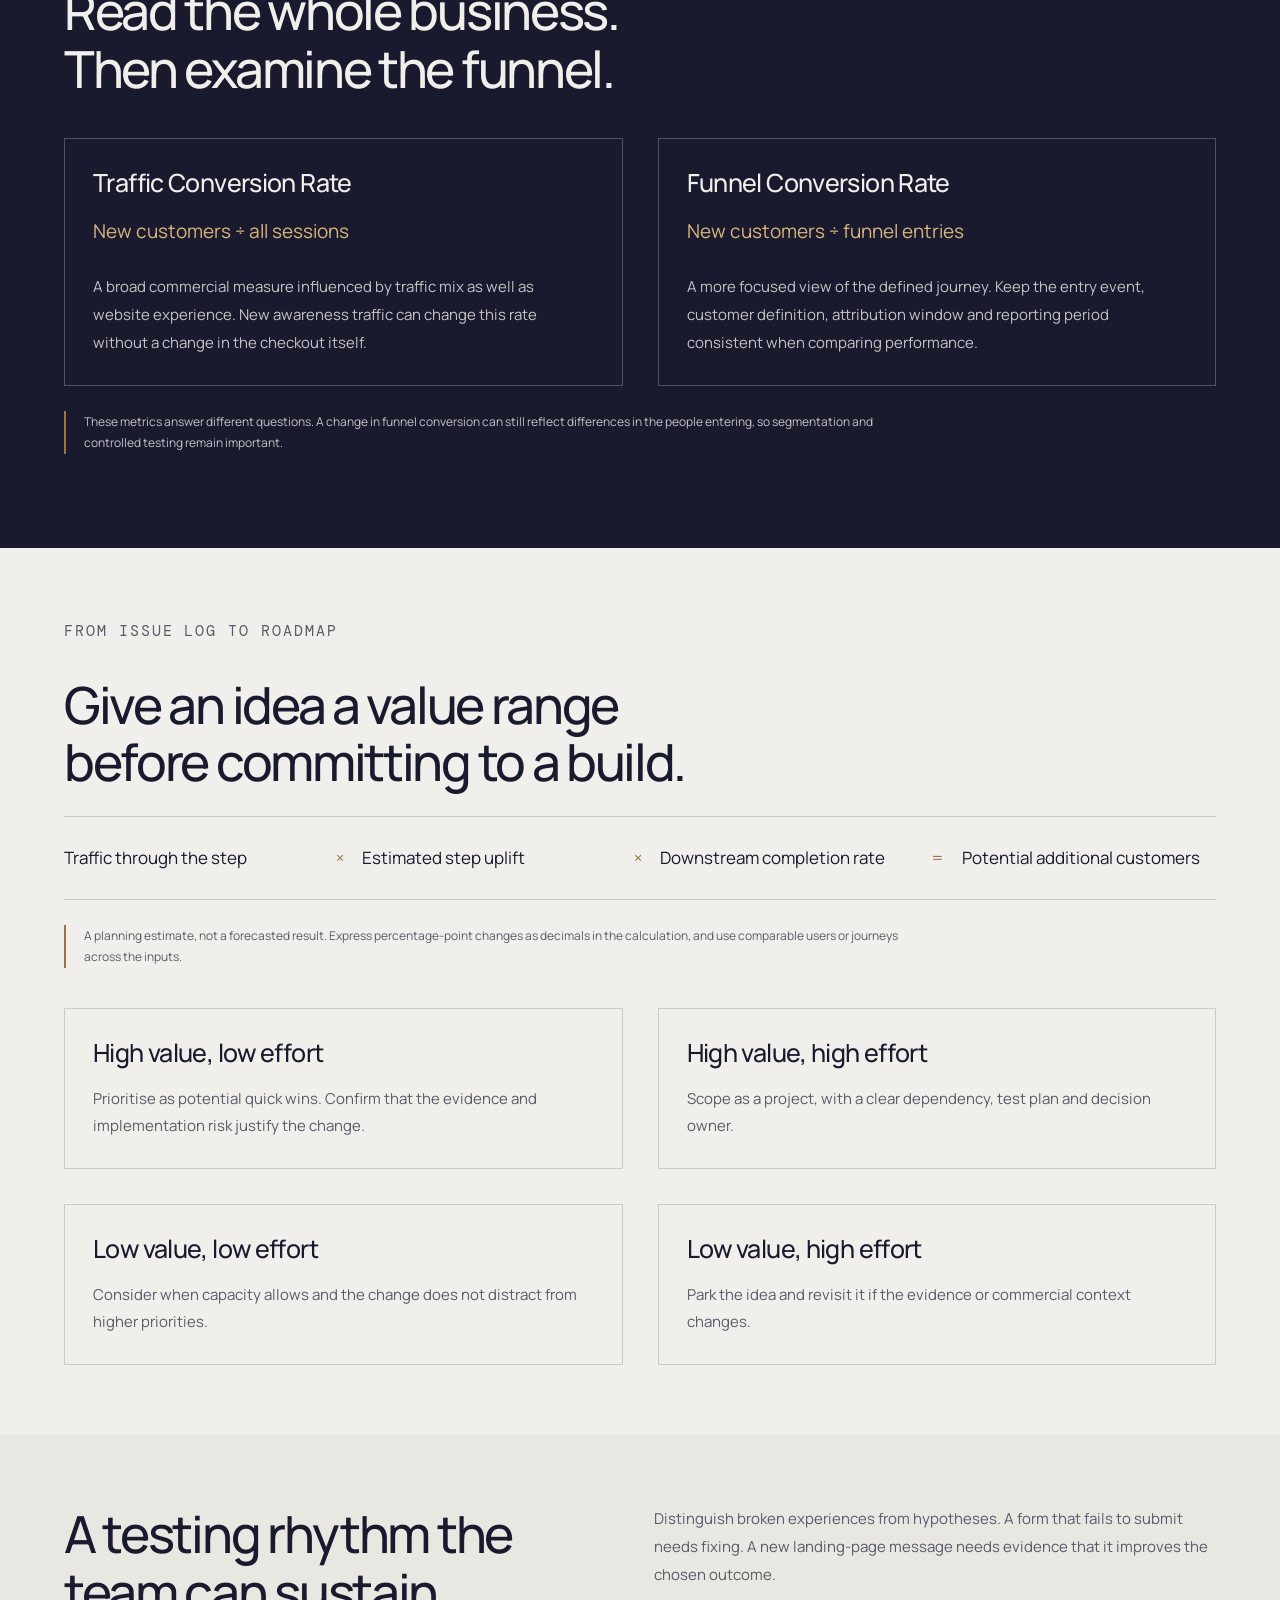
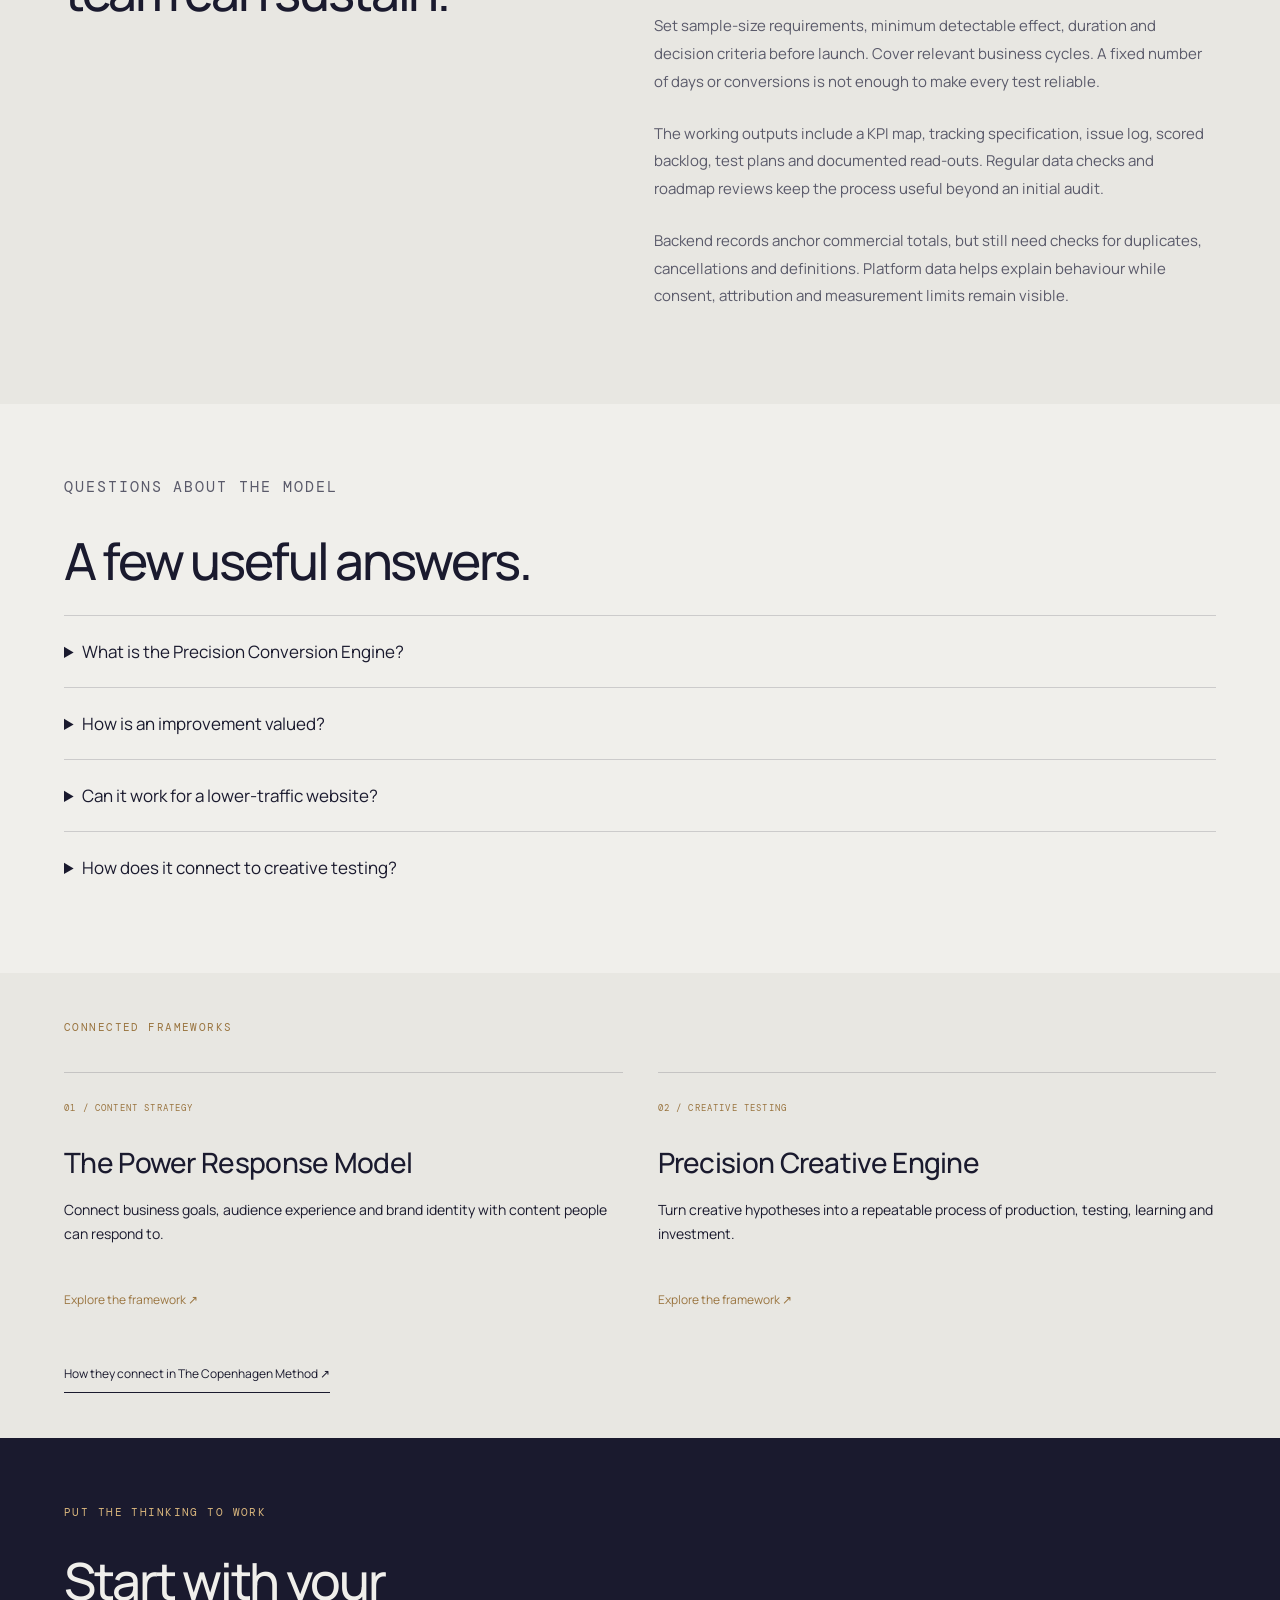
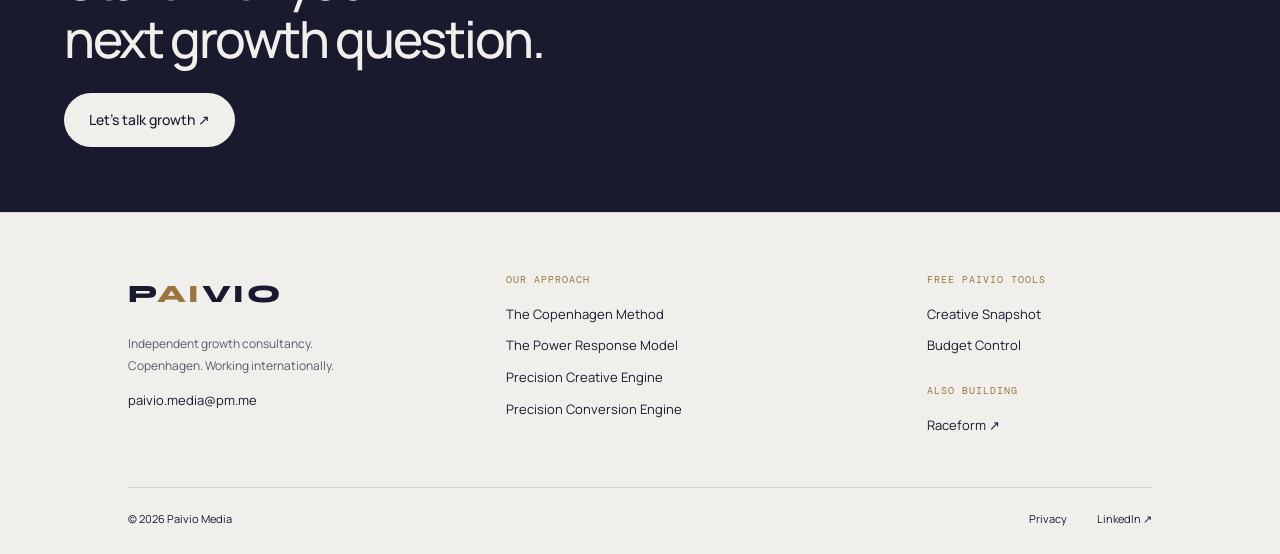
<file: frameworks/precision-conversion-engine/index.html>
<!doctype html><html lang="en"><head><meta charset="utf-8"><meta name="viewport" content="width=device-width,initial-scale=1"><title>Precision Conversion Engine | eCommerce CRO Framework | Paivio Media</title><meta name="description" content="A six-phase eCommerce conversion optimisation framework connecting funnel KPIs, trustworthy data, audits, value-based prioritisation and controlled testing."><link rel="canonical" href="https://paiviomedia.com/frameworks/precision-conversion-engine/"><meta property="og:title" content="Precision Conversion Engine | Paivio Media"><meta property="og:description" content="A six-phase eCommerce conversion optimisation framework connecting funnel KPIs, trustworthy data, audits, value-based prioritisation and controlled testing."><meta property="og:url" content="https://paiviomedia.com/frameworks/precision-conversion-engine/"><meta property="og:type" content="article"><link rel="icon" href="/favicon.png"><link rel="preconnect" href="https://fonts.googleapis.com"><link href="https://fonts.googleapis.com/css2?family=Syne:wght@800&family=Manrope:wght@400;500;600;700;800&family=DM+Mono:wght@300;400&display=swap" rel="stylesheet"><link rel="stylesheet" href="/assets/homepage.css"><link rel="stylesheet" href="/assets/editorial.css"><link rel="stylesheet" href="/assets/frameworks.css"><link rel="stylesheet" href="/assets/resource-footer.css"><script type="application/ld+json">{"@context":"https://schema.org","@graph":[{"@type":"Article","@id":"https://paiviomedia.com/frameworks/precision-conversion-engine/#article","headline":"Precision Conversion Engine","description":"A six-phase eCommerce conversion optimisation framework connecting funnel KPIs, trustworthy data, audits, value-based prioritisation and controlled testing.","inLanguage":"en","datePublished":"2026-10-29","dateModified":"2026-10-29","mainEntityOfPage":"https://paiviomedia.com/frameworks/precision-conversion-engine/","author":{"@type":"Person","name":"Anders Berendt Svendsen","url":"https://paiviomedia.com/#about","sameAs":"https://www.linkedin.com/in/andersberendt/"},"publisher":{"@type":"Organization","name":"Paivio Media","url":"https://paiviomedia.com/"}},{"@type":"BreadcrumbList","itemListElement":[{"@type":"ListItem","position":1,"name":"Home","item":"https://paiviomedia.com/"},{"@type":"ListItem","position":2,"name":"The Copenhagen Method","item":"https://paiviomedia.com/the-copenhagen-method/"},{"@type":"ListItem","position":3,"name":"Precision Conversion Engine","item":"https://paiviomedia.com/frameworks/precision-conversion-engine/"}]}]}</script><script src="/assets/homepage.js" defer></script></head><body class="editorial-home model-page"><a class="skip" href="#main">Skip to content</a><header><nav aria-label="Main navigation"><a class="logo" href="/" aria-label="Paivio home"><span>P</span><span class="gold">AI</span><span>VIO</span></a><button class="menu" aria-expanded="false" aria-controls="navigation">Menu <span>+</span></button><div id="navigation"><a href="/#expertise">Expertise</a><a href="/#about">About Anders</a><a href="/#approach">Approach</a><details class="nav-cases"><summary>Cases</summary><div class="case-dropdown"><a href="/cases/top-funnel/">Same budget. Better leads. ↗</a></div></details><a class="nav-cta" href="/#contact">Let's talk growth <span>↗</span></a></div></nav></header><main id="main"><section class="model-hero wrap"><nav class="model-breadcrumb" aria-label="Breadcrumb"><a href="/">Home</a><span>/</span><a href="/the-copenhagen-method/">The Copenhagen Method</a><span>/</span><span>Precision Conversion Engine</span></nav><p class="eyebrow">Paivio Media / Working frameworks</p><h1>Precision Conversion Engine</h1><p class="model-definition">Precision Conversion Engine is Paivio Media’s six-phase framework for conversion rate optimisation. It connects business goals, funnel evidence and implementation effort so a website roadmap focuses on changes worth investigating.</p><div class="model-hero-bottom"><p>Turn funnel questions<br>into a prioritised roadmap.</p><span>By Anders Berendt Svendsen<br><time datetime="2026-10-29">Updated 29 October 2026</time></span></div></section><section class="wrap model-section"><div class="model-split"><h2>Understand where the<br>opportunity sits.</h2><div><p>Teams rarely lack ideas for a website. The harder question is which ideas deserve the available development time. A useful roadmap connects each proposed change to a specific customer barrier, a measurable part of the funnel and an estimate of potential value.</p><p>The framework suits businesses with a measurable multi-step journey, such as an eCommerce checkout, product guide, sign-up flow or lead application. The testing approach must fit the volume of eligible traffic and conversions.</p></div></div><p>The goals and data model form the initial foundation. Auditing, prioritisation, testing and learning then repeat as an operating cycle.</p><ol class="model-flow"><li><span class="index">01</span><h3>Goals and KPI architecture</h3><p>Translate the commercial goal into the funnel rates and outcomes the work should influence.</p></li><li><span class="index">02</span><h3>Hybrid data model</h3><p>Reconcile order or CRM totals with analytics that help explain movement between steps.</p></li><li><span class="index">03</span><h3>Conversion audit</h3><p>Combine funnel analysis with customer feedback, usability evidence and a structured review.</p></li><li><span class="index">04</span><h3>Gap analysis and value</h3><p>Estimate potential additional customers and compare that range with implementation complexity.</p></li><li><span class="index">05</span><h3>Test and implement</h3><p>Write a hypothesis, agree the test design, complete QA and read the result against predefined criteria.</p></li><li><span class="index">06</span><h3>Learn and scale</h3><p>Document the findings, update the backlog and roll out changes when evidence supports them.</p></li></ol></section><section class="model-dark model-section"><div class="wrap"><p class="eyebrow">Two rates, different questions</p><h2>Read the whole business.<br>Then examine the funnel.</h2><div class="model-tracks"><article><h3>Traffic Conversion Rate</h3><p class="model-formula">New customers ÷ all sessions</p><p>A broad commercial measure influenced by traffic mix as well as website experience. New awareness traffic can change this rate without a change in the checkout itself.</p></article><article><h3>Funnel Conversion Rate</h3><p class="model-formula">New customers ÷ funnel entries</p><p>A more focused view of the defined journey. Keep the entry event, customer definition, attribution window and reporting period consistent when comparing performance.</p></article></div><p class="model-note">These metrics answer different questions. A change in funnel conversion can still reflect differences in the people entering, so segmentation and controlled testing remain important.</p></div></section><section class="wrap model-section"><p class="eyebrow">From issue log to roadmap</p><h2>Give an idea a value range<br>before committing to a build.</h2><div class="model-equation"><span>Traffic through the step</span><b>×</b><span>Estimated step uplift</span><b>×</b><span>Downstream completion rate</span><b>=</b><span>Potential additional customers</span></div><p class="model-note">A planning estimate, not a forecasted result. Express percentage-point changes as decimals in the calculation, and use comparable users or journeys across the inputs.</p><div class="model-tracks"><article><h3>High value, low effort</h3><p>Prioritise as potential quick wins. Confirm that the evidence and implementation risk justify the change.</p></article><article><h3>High value, high effort</h3><p>Scope as a project, with a clear dependency, test plan and decision owner.</p></article><article><h3>Low value, low effort</h3><p>Consider when capacity allows and the change does not distract from higher priorities.</p></article><article><h3>Low value, high effort</h3><p>Park the idea and revisit it if the evidence or commercial context changes.</p></article></div></section><section class="model-soft model-section"><div class="wrap model-split"><div><h2>A testing rhythm the<br>team can sustain.</h2></div><div><p>Distinguish broken experiences from hypotheses. A form that fails to submit needs fixing. A new landing-page message needs evidence that it improves the chosen outcome.</p><p>Set sample-size requirements, minimum detectable effect, duration and decision criteria before launch. Cover relevant business cycles. A fixed number of days or conversions is not enough to make every test reliable.</p><p>The working outputs include a KPI map, tracking specification, issue log, scored backlog, test plans and documented read-outs. Regular data checks and roadmap reviews keep the process useful beyond an initial audit.</p><p>Backend records anchor commercial totals, but still need checks for duplicates, cancellations and definitions. Platform data helps explain behaviour while consent, attribution and measurement limits remain visible.</p></div></div></section><section class="wrap model-section model-faq"><p class="eyebrow">Questions about the model</p><h2>A few useful answers.</h2><details><summary>What is the Precision Conversion Engine?</summary><p>It is Paivio Media’s framework for connecting conversion goals, data, audits, prioritisation, experiments and learning across a measurable website funnel.</p></details><details><summary>How is an improvement valued?</summary><p>The team estimates the traffic affected, a plausible step-level uplift and the share that completes the remaining journey. The resulting range is compared with implementation effort.</p></details><details><summary>Can it work for a lower-traffic website?</summary><p>Audits, usability work and prioritisation can still help. Controlled experiments require an appropriate sample, so the testing plan must reflect the site’s actual volume.</p></details><details><summary>How does it connect to creative testing?</summary><p>Precision Creative Engine improves the acquisition message and learning process. Precision Conversion Engine examines what happens after the visitor arrives. Their findings should inform one another.</p></details></section><section class="model-related model-soft"><div class="wrap"><p class="eyebrow">Connected frameworks</p><div class="model-cards"><a class="model-card" href="/frameworks/power-response-model/"><span class="eyebrow">01 / Content strategy</span><h3>The Power Response Model</h3><p>Connect business goals, audience experience and brand identity with content people can respond to.</p><span class="model-read">Explore the framework ↗</span></a><a class="model-card" href="/frameworks/precision-creative-engine/"><span class="eyebrow">02 / Creative testing</span><h3>Precision Creative Engine</h3><p>Turn creative hypotheses into a repeatable process of production, testing, learning and investment.</p><span class="model-read">Explore the framework ↗</span></a></div><a class="text-link" href="/the-copenhagen-method/">How they connect in The Copenhagen Method ↗</a></div></section><section class="model-cta"><div class="wrap"><p class="eyebrow">Put the thinking to work</p><h2>Start with your<br>next growth question.</h2><a class="button light" href="mailto:paivio.media@pm.me">Let’s talk growth ↗</a></div></section></main><footer class="resource-footer"><div class="wrap"><div class="resource-footer-top"><div><a class="logo" href="/" aria-label="Paivio home"><span>P</span><span class="gold">AI</span><span>VIO</span></a><p>Independent growth consultancy.<br>Copenhagen. Working internationally.</p><a href="mailto:paivio.media@pm.me">paivio.media@pm.me</a></div><div><h2>Our approach</h2><a href="/the-copenhagen-method/">The Copenhagen Method</a><a href="/frameworks/power-response-model/">The Power Response Model</a><a href="/frameworks/precision-creative-engine/">Precision Creative Engine</a><a href="/frameworks/precision-conversion-engine/">Precision Conversion Engine</a></div><div><h2>Free Paivio tools</h2><a href="/creative-snapshot/">Creative Snapshot</a><a href="/budget-control/">Budget Control</a><h2 class="footer-extra">Also building</h2><a href="https://raceform.app/" target="_blank" rel="noopener noreferrer">Raceform ↗</a></div></div><div class="resource-footer-bottom"><span>© 2026 Paivio Media</span><a href="/privacy/">Privacy</a><a href="https://www.linkedin.com/in/andersberendt/" target="_blank" rel="noopener noreferrer">LinkedIn ↗</a></div></div></footer></body></html>
</file>
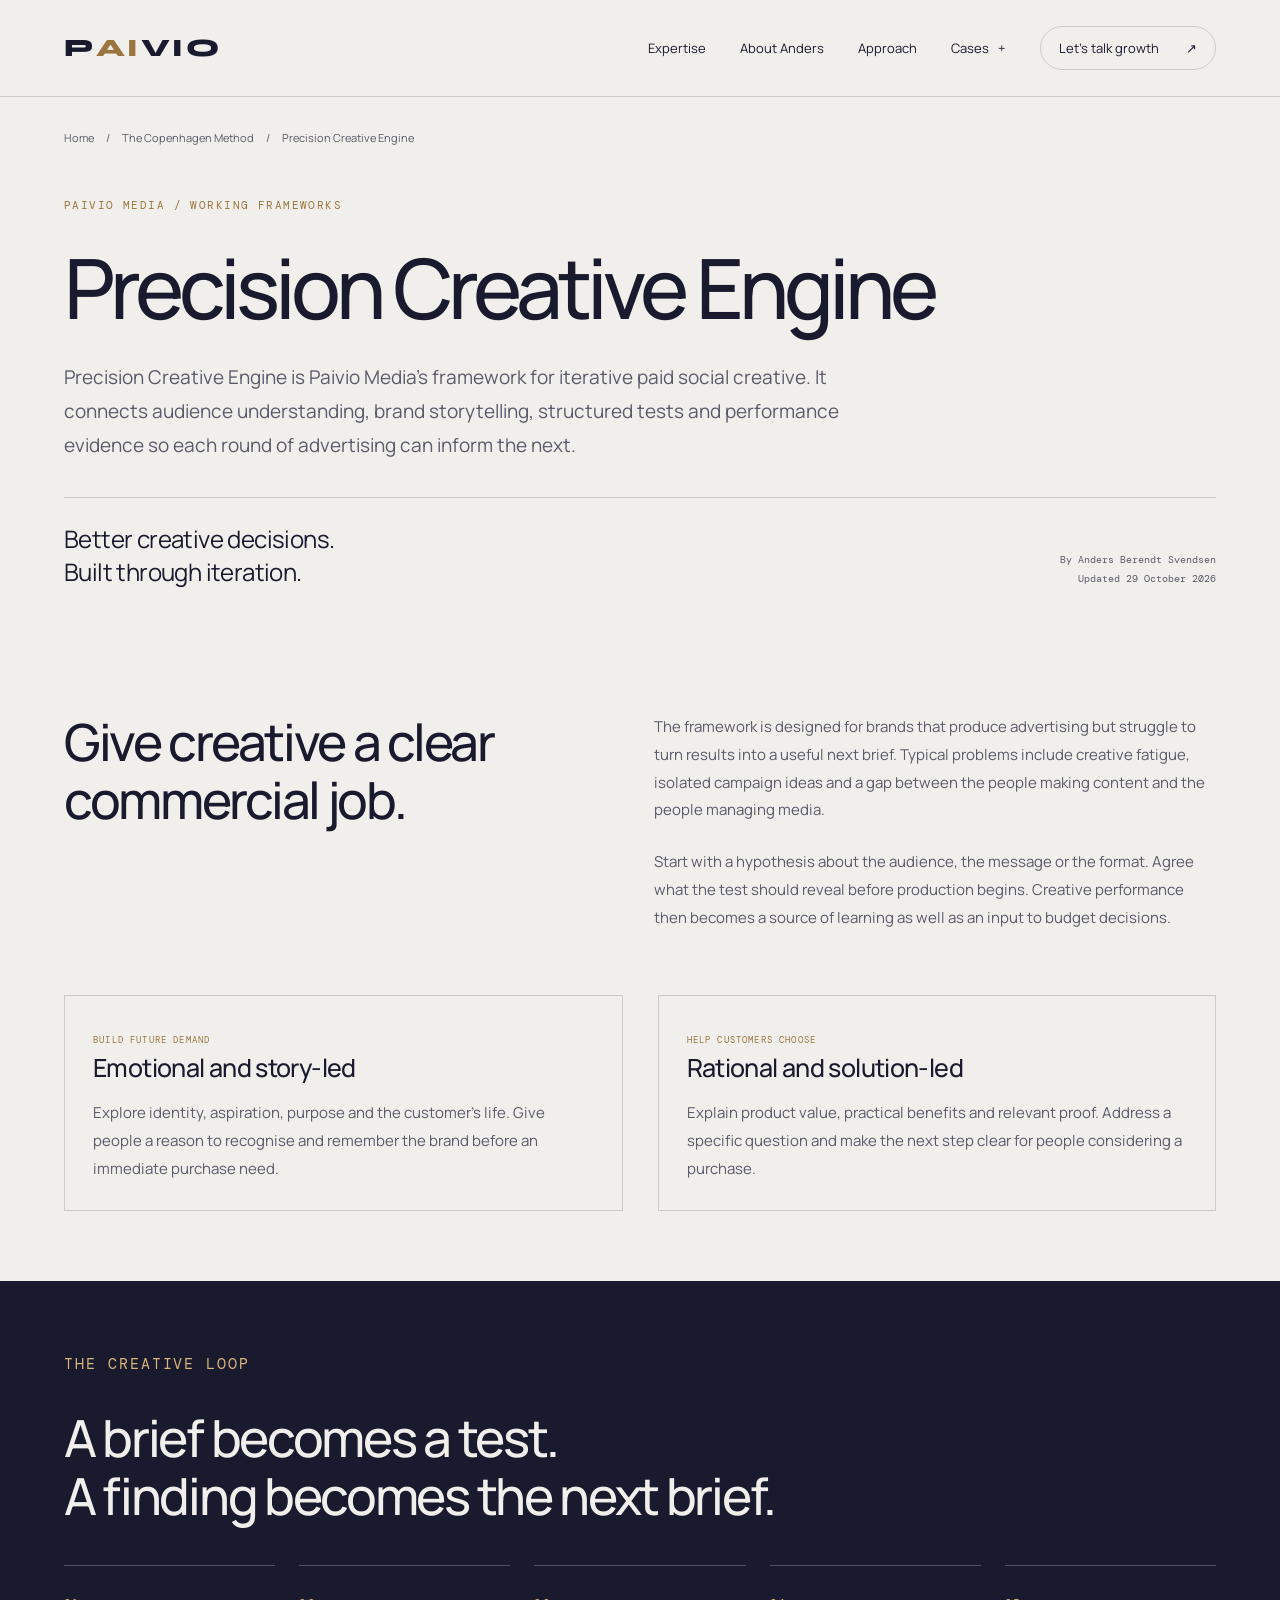
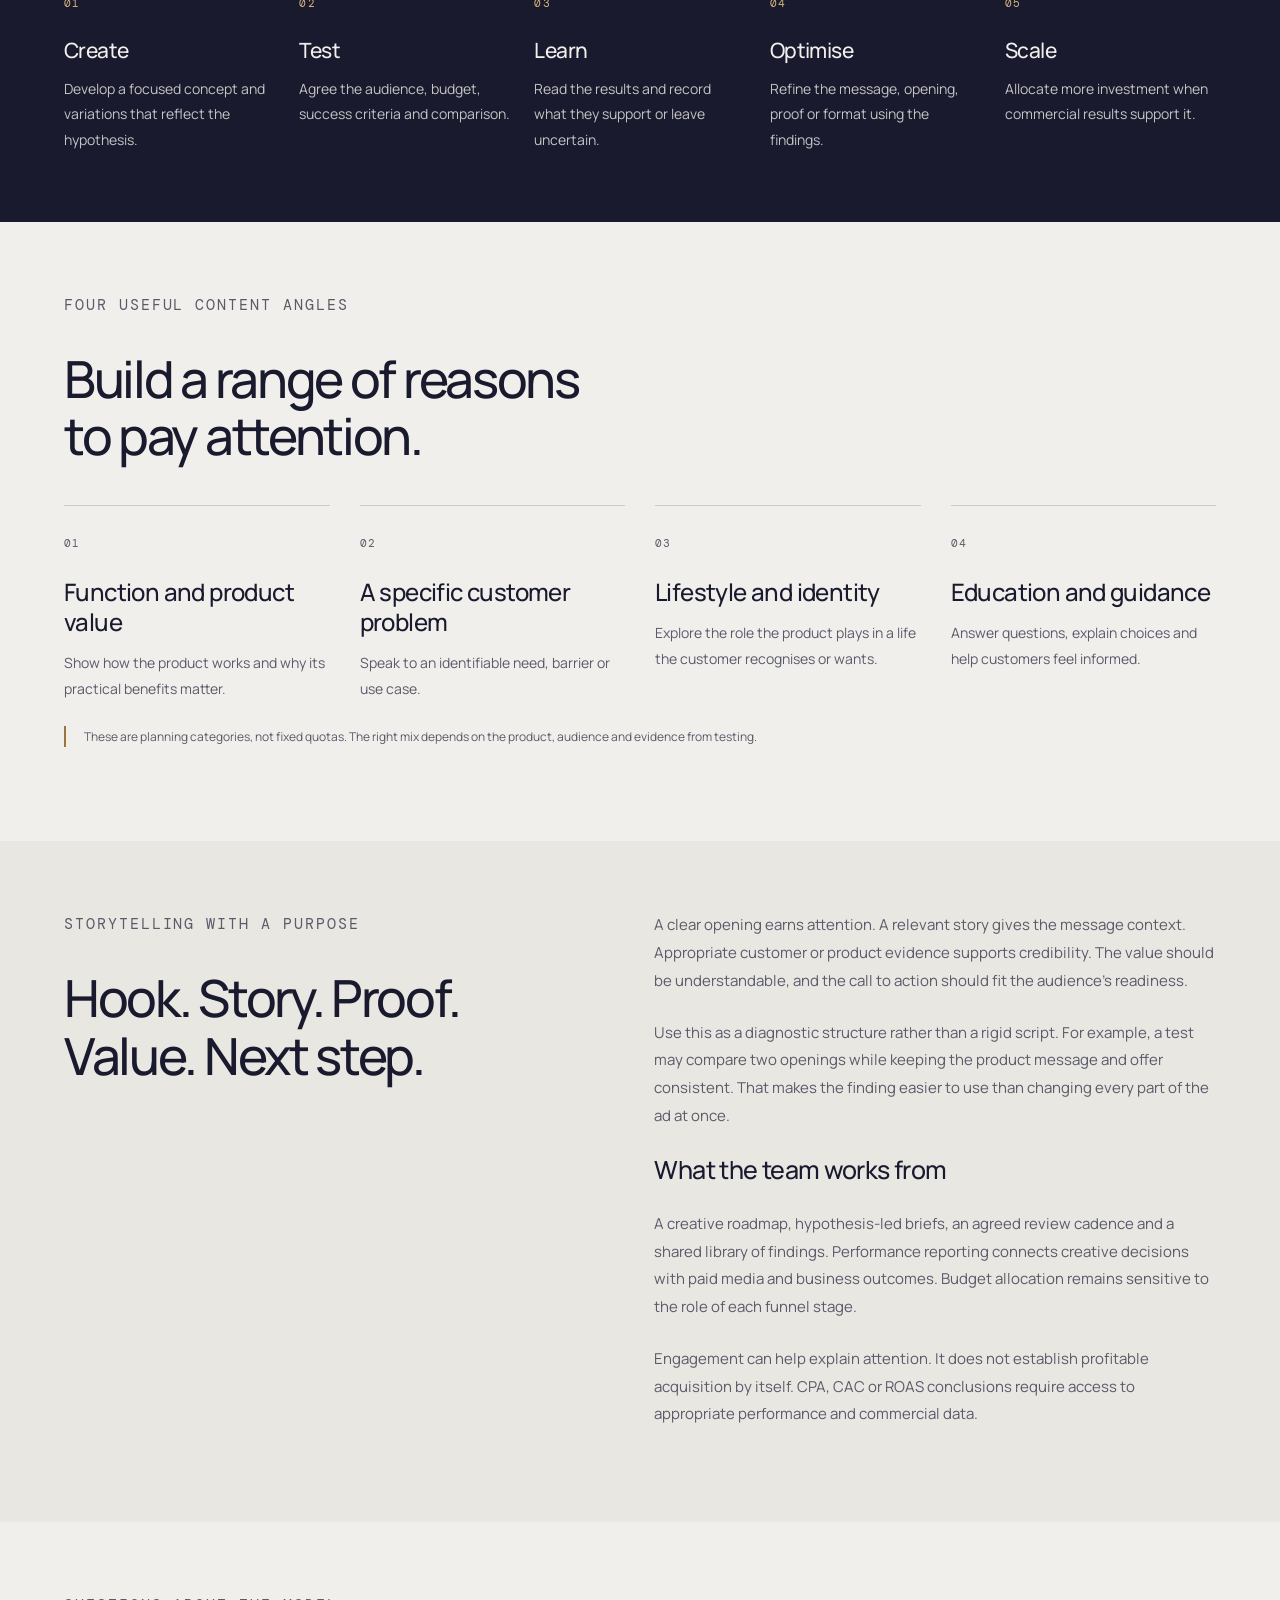
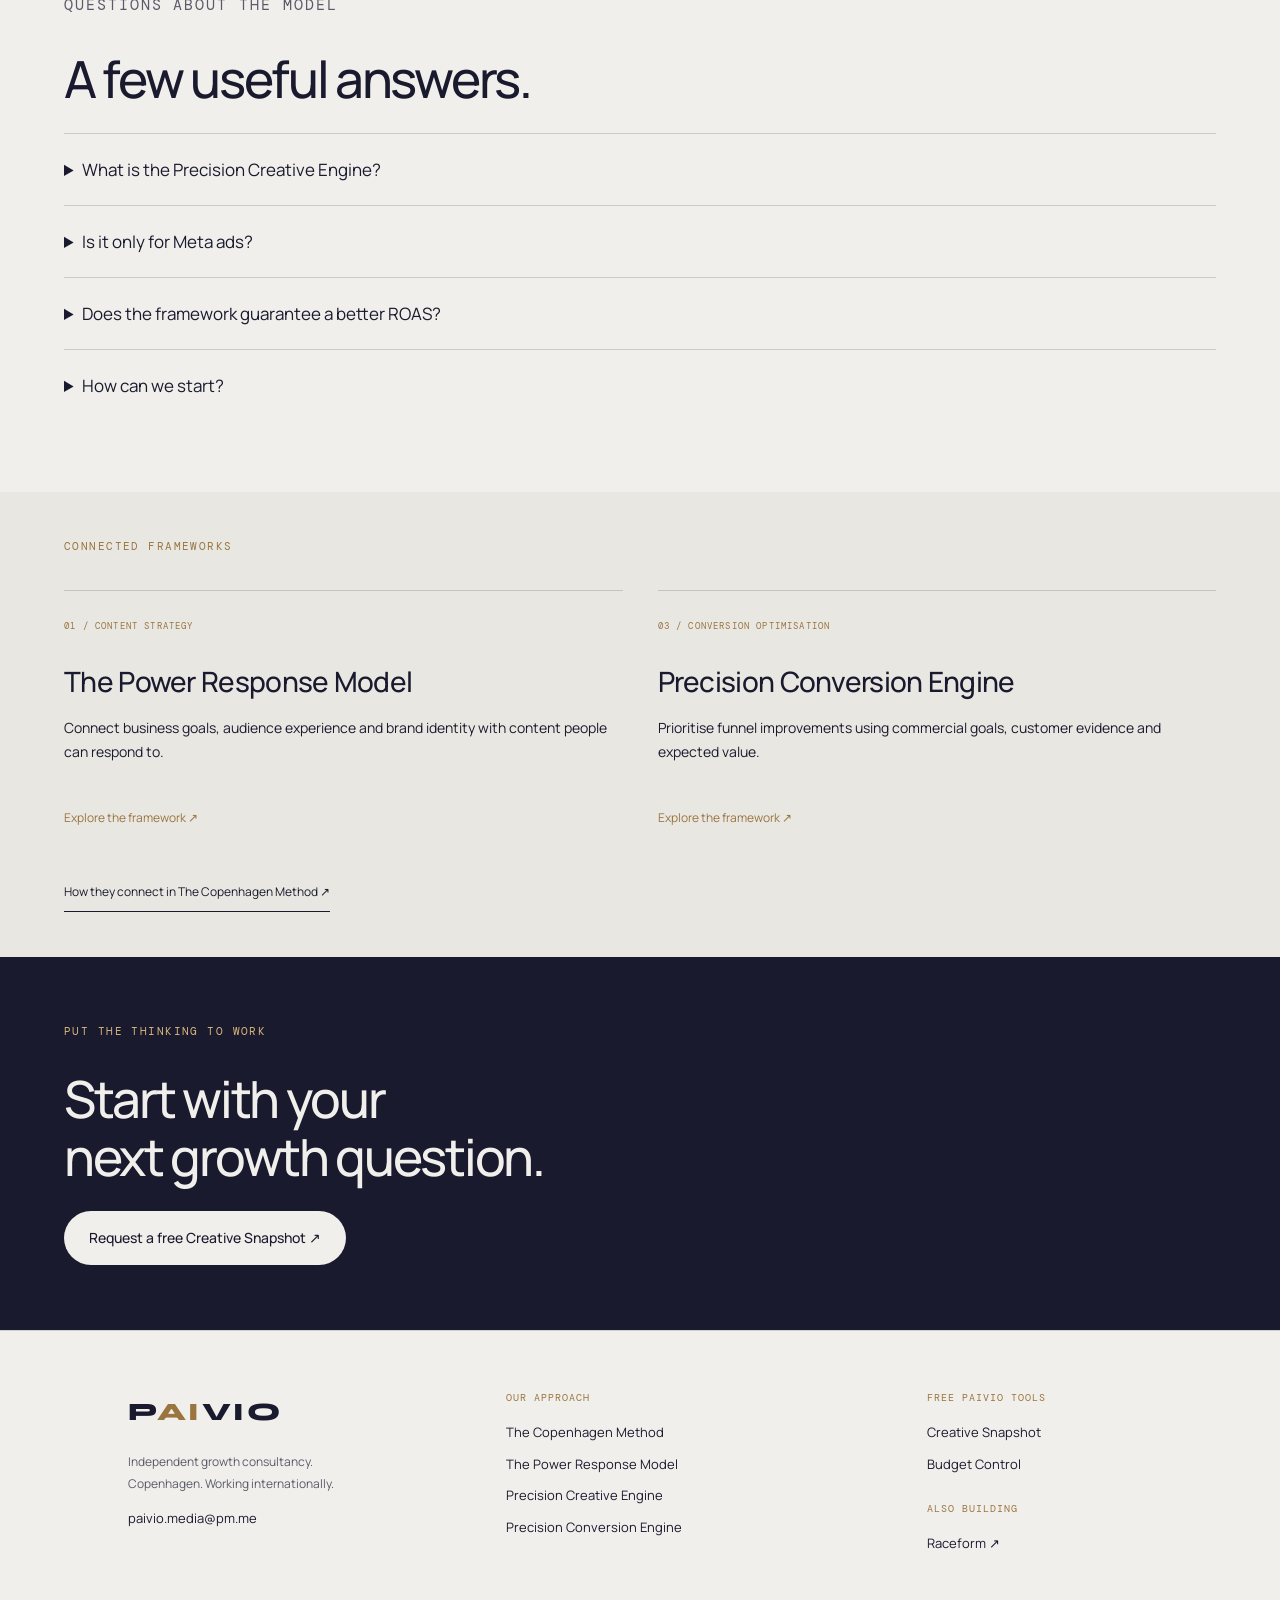
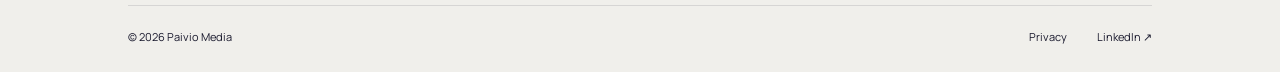
<file: frameworks/precision-creative-engine/index.html>
<!doctype html><html lang="en"><head><meta charset="utf-8"><meta name="viewport" content="width=device-width,initial-scale=1"><title>Precision Creative Engine | Meta & TikTok Creative Testing | Paivio Media</title><meta name="description" content="Paivio’s Precision Creative Engine connects brand storytelling, Meta and TikTok creative testing, performance measurement and a shared learning process."><link rel="canonical" href="https://paiviomedia.com/frameworks/precision-creative-engine/"><meta property="og:title" content="Precision Creative Engine | Paivio Media"><meta property="og:description" content="Paivio’s Precision Creative Engine connects brand storytelling, Meta and TikTok creative testing, performance measurement and a shared learning process."><meta property="og:url" content="https://paiviomedia.com/frameworks/precision-creative-engine/"><meta property="og:type" content="article"><link rel="icon" href="/favicon.png"><link rel="preconnect" href="https://fonts.googleapis.com"><link href="https://fonts.googleapis.com/css2?family=Syne:wght@800&family=Manrope:wght@400;500;600;700;800&family=DM+Mono:wght@300;400&display=swap" rel="stylesheet"><link rel="stylesheet" href="/assets/homepage.css"><link rel="stylesheet" href="/assets/editorial.css"><link rel="stylesheet" href="/assets/frameworks.css"><link rel="stylesheet" href="/assets/resource-footer.css"><script type="application/ld+json">{"@context":"https://schema.org","@graph":[{"@type":"Article","@id":"https://paiviomedia.com/frameworks/precision-creative-engine/#article","headline":"Precision Creative Engine","description":"Paivio’s Precision Creative Engine connects brand storytelling, Meta and TikTok creative testing, performance measurement and a shared learning process.","inLanguage":"en","datePublished":"2026-10-29","dateModified":"2026-10-29","mainEntityOfPage":"https://paiviomedia.com/frameworks/precision-creative-engine/","author":{"@type":"Person","name":"Anders Berendt Svendsen","url":"https://paiviomedia.com/#about","sameAs":"https://www.linkedin.com/in/andersberendt/"},"publisher":{"@type":"Organization","name":"Paivio Media","url":"https://paiviomedia.com/"}},{"@type":"BreadcrumbList","itemListElement":[{"@type":"ListItem","position":1,"name":"Home","item":"https://paiviomedia.com/"},{"@type":"ListItem","position":2,"name":"The Copenhagen Method","item":"https://paiviomedia.com/the-copenhagen-method/"},{"@type":"ListItem","position":3,"name":"Precision Creative Engine","item":"https://paiviomedia.com/frameworks/precision-creative-engine/"}]}]}</script><script src="/assets/homepage.js" defer></script></head><body class="editorial-home model-page"><a class="skip" href="#main">Skip to content</a><header><nav aria-label="Main navigation"><a class="logo" href="/" aria-label="Paivio home"><span>P</span><span class="gold">AI</span><span>VIO</span></a><button class="menu" aria-expanded="false" aria-controls="navigation">Menu <span>+</span></button><div id="navigation"><a href="/#expertise">Expertise</a><a href="/#about">About Anders</a><a href="/#approach">Approach</a><details class="nav-cases"><summary>Cases</summary><div class="case-dropdown"><a href="/cases/top-funnel/">Same budget. Better leads. ↗</a></div></details><a class="nav-cta" href="/#contact">Let's talk growth <span>↗</span></a></div></nav></header><main id="main"><section class="model-hero wrap"><nav class="model-breadcrumb" aria-label="Breadcrumb"><a href="/">Home</a><span>/</span><a href="/the-copenhagen-method/">The Copenhagen Method</a><span>/</span><span>Precision Creative Engine</span></nav><p class="eyebrow">Paivio Media / Working frameworks</p><h1>Precision Creative Engine</h1><p class="model-definition">Precision Creative Engine is Paivio Media’s framework for iterative paid social creative. It connects audience understanding, brand storytelling, structured tests and performance evidence so each round of advertising can inform the next.</p><div class="model-hero-bottom"><p>Better creative decisions.<br>Built through iteration.</p><span>By Anders Berendt Svendsen<br><time datetime="2026-10-29">Updated 29 October 2026</time></span></div></section><section class="wrap model-section"><div class="model-split"><h2>Give creative a clear<br>commercial job.</h2><div><p>The framework is designed for brands that produce advertising but struggle to turn results into a useful next brief. Typical problems include creative fatigue, isolated campaign ideas and a gap between the people making content and the people managing media.</p><p>Start with a hypothesis about the audience, the message or the format. Agree what the test should reveal before production begins. Creative performance then becomes a source of learning as well as an input to budget decisions.</p></div></div><div class="model-tracks"><article><span class="eyebrow">Build future demand</span><h3>Emotional and story-led</h3><p>Explore identity, aspiration, purpose and the customer’s life. Give people a reason to recognise and remember the brand before an immediate purchase need.</p></article><article><span class="eyebrow">Help customers choose</span><h3>Rational and solution-led</h3><p>Explain product value, practical benefits and relevant proof. Address a specific question and make the next step clear for people considering a purchase.</p></article></div></section><section class="model-dark model-section"><div class="wrap"><p class="eyebrow">The creative loop</p><h2>A brief becomes a test.<br>A finding becomes the next brief.</h2><ol class="model-flow five"><li><span class="index">01</span><h3>Create</h3><p>Develop a focused concept and variations that reflect the hypothesis.</p></li><li><span class="index">02</span><h3>Test</h3><p>Agree the audience, budget, success criteria and comparison.</p></li><li><span class="index">03</span><h3>Learn</h3><p>Read the results and record what they support or leave uncertain.</p></li><li><span class="index">04</span><h3>Optimise</h3><p>Refine the message, opening, proof or format using the findings.</p></li><li><span class="index">05</span><h3>Scale</h3><p>Allocate more investment when commercial results support it.</p></li></ol></div></section><section class="wrap model-section"><p class="eyebrow">Four useful content angles</p><h2>Build a range of reasons<br>to pay attention.</h2><ol class="model-flow four"><li><span class="index">01</span><h3>Function and product value</h3><p>Show how the product works and why its practical benefits matter.</p></li><li><span class="index">02</span><h3>A specific customer problem</h3><p>Speak to an identifiable need, barrier or use case.</p></li><li><span class="index">03</span><h3>Lifestyle and identity</h3><p>Explore the role the product plays in a life the customer recognises or wants.</p></li><li><span class="index">04</span><h3>Education and guidance</h3><p>Answer questions, explain choices and help customers feel informed.</p></li></ol><p class="model-note">These are planning categories, not fixed quotas. The right mix depends on the product, audience and evidence from testing.</p></section><section class="model-soft model-section"><div class="wrap model-split"><div><p class="eyebrow">Storytelling with a purpose</p><h2>Hook. Story. Proof.<br>Value. Next step.</h2></div><div><p>A clear opening earns attention. A relevant story gives the message context. Appropriate customer or product evidence supports credibility. The value should be understandable, and the call to action should fit the audience’s readiness.</p><p>Use this as a diagnostic structure rather than a rigid script. For example, a test may compare two openings while keeping the product message and offer consistent. That makes the finding easier to use than changing every part of the ad at once.</p><h3>What the team works from</h3><p>A creative roadmap, hypothesis-led briefs, an agreed review cadence and a shared library of findings. Performance reporting connects creative decisions with paid media and business outcomes. Budget allocation remains sensitive to the role of each funnel stage.</p><p>Engagement can help explain attention. It does not establish profitable acquisition by itself. CPA, CAC or ROAS conclusions require access to appropriate performance and commercial data.</p></div></div></section><section class="wrap model-section model-faq"><p class="eyebrow">Questions about the model</p><h2>A few useful answers.</h2><details><summary>What is the Precision Creative Engine?</summary><p>It is Paivio Media’s framework for planning, testing and improving paid social creative through a repeated create, test, learn, optimise and scale cycle.</p></details><details><summary>Is it only for Meta ads?</summary><p>The framework is relevant to Meta and TikTok advertising. Execution and measurement should be adapted to the platform, campaign objective and customer journey.</p></details><details><summary>Does the framework guarantee a better ROAS?</summary><p>No. It structures decisions and learning. Results depend on the product, offer, audience, execution, measurement and wider commercial conditions.</p></details><details><summary>How can we start?</summary><p>A free Creative Snapshot provides an initial review of publicly available Meta creative. A deeper testing programme requires account data, agreed objectives and production capacity.</p></details></section><section class="model-related model-soft"><div class="wrap"><p class="eyebrow">Connected frameworks</p><div class="model-cards"><a class="model-card" href="/frameworks/power-response-model/"><span class="eyebrow">01 / Content strategy</span><h3>The Power Response Model</h3><p>Connect business goals, audience experience and brand identity with content people can respond to.</p><span class="model-read">Explore the framework ↗</span></a><a class="model-card" href="/frameworks/precision-conversion-engine/"><span class="eyebrow">03 / Conversion optimisation</span><h3>Precision Conversion Engine</h3><p>Prioritise funnel improvements using commercial goals, customer evidence and expected value.</p><span class="model-read">Explore the framework ↗</span></a></div><a class="text-link" href="/the-copenhagen-method/">How they connect in The Copenhagen Method ↗</a></div></section><section class="model-cta"><div class="wrap"><p class="eyebrow">Put the thinking to work</p><h2>Start with your<br>next growth question.</h2><a class="button light" href="/creative-snapshot/">Request a free Creative Snapshot ↗</a></div></section></main><footer class="resource-footer"><div class="wrap"><div class="resource-footer-top"><div><a class="logo" href="/" aria-label="Paivio home"><span>P</span><span class="gold">AI</span><span>VIO</span></a><p>Independent growth consultancy.<br>Copenhagen. Working internationally.</p><a href="mailto:paivio.media@pm.me">paivio.media@pm.me</a></div><div><h2>Our approach</h2><a href="/the-copenhagen-method/">The Copenhagen Method</a><a href="/frameworks/power-response-model/">The Power Response Model</a><a href="/frameworks/precision-creative-engine/">Precision Creative Engine</a><a href="/frameworks/precision-conversion-engine/">Precision Conversion Engine</a></div><div><h2>Free Paivio tools</h2><a href="/creative-snapshot/">Creative Snapshot</a><a href="/budget-control/">Budget Control</a><h2 class="footer-extra">Also building</h2><a href="https://raceform.app/" target="_blank" rel="noopener noreferrer">Raceform ↗</a></div></div><div class="resource-footer-bottom"><span>© 2026 Paivio Media</span><a href="/privacy/">Privacy</a><a href="https://www.linkedin.com/in/andersberendt/" target="_blank" rel="noopener noreferrer">LinkedIn ↗</a></div></div></footer></body></html>
</file>
<file: assets/homepage.css>
:root{--navy:#1a1a2e;--paper:#f0efeb;--soft:#e8e7e2;--gold:#d9b67d;--bronze:#9a7540;--muted:#5a5a6a;--line:rgba(26,26,46,.17)}*{box-sizing:border-box}html{scroll-behavior:smooth;scroll-padding-top:100px}body{margin:0;background:var(--paper);color:var(--navy);font-family:'Manrope',sans-serif;line-height:1.7}a{color:inherit;text-underline-offset:5px}button,a{-webkit-tap-highlight-color:transparent}a:focus-visible,button:focus-visible{outline:3px solid var(--bronze);outline-offset:6px}img{max-width:100%;display:block}.wrap{max-width:1376px;margin:auto;padding-left:64px;padding-right:64px}.section{padding-top:112px;padding-bottom:112px}.eyebrow,.index{font-family:'DM Mono',monospace;font-size:11px;letter-spacing:.13em;text-transform:uppercase}.eyebrow{color:var(--bronze);margin:0 0 30px}.index{color:var(--muted)}h1,h2,h3{font-family:'Manrope',sans-serif}.logo{font-family:'Syne',sans-serif}h1,h2,h3,p,figure{margin-top:0}h1,h2{letter-spacing:-.045em;line-height:1.05}h2{font-size:clamp(34px,4.2vw,58px);font-weight:600;margin-bottom:36px}h3{font-size:25px;line-height:1.25;letter-spacing:-.025em}em{font-style:normal;color:var(--bronze)}p{margin-bottom:24px}header{background:var(--navy);color:var(--paper)}nav{max-width:1376px;margin:auto;padding:26px 64px;display:flex;align-items:center;justify-content:space-between;border-bottom:1px solid rgba(240,239,235,.15)}.logo{display:inline-flex;text-decoration:none;font-weight:800;font-size:25px;letter-spacing:.1em}.gold{color:var(--gold)}#navigation{display:flex;align-items:center;gap:34px}#navigation a{font-size:13px;text-decoration:none}.nav-cta{border:1px solid rgba(240,239,235,.4);padding:10px 18px;border-radius:999px}.nav-cta span{margin-left:24px}.menu{display:none}.hero{background:var(--navy);color:var(--paper)}.hero-inner{display:grid;grid-template-columns:1.25fr 1fr;gap:70px;padding-top:66px;padding-bottom:64px;align-items:center}.hero .eyebrow{color:var(--gold);font-size:10px}.hero h1{font-size:clamp(48px,6.1vw,86px);font-weight:700;margin-bottom:26px}.hero h1 em{color:var(--gold)}.intro{font-size:18px;max-width:500px;color:#f0efeb;opacity:.85;line-height:1.65}.actions{display:flex;align-items:center;gap:26px;flex-wrap:wrap;margin-top:32px}.button{display:inline-flex;align-items:center;gap:40px;padding:15px 25px;border-radius:999px;text-decoration:none;font-weight:500;font-size:14px;transition:transform .2s}.button:hover{transform:translateY(-3px)}.light{background:var(--paper);color:var(--navy)}.text-link{display:inline-flex;align-items:center;justify-content:space-between;gap:24px;text-decoration:none;border-bottom:1px solid;padding:8px 0;font-size:14px}.hero .text-link{border-color:rgba(240,239,235,.35)}.hero-note{font-size:12px;margin:30px 0 0;opacity:.6}.portrait{position:relative;margin:0;overflow:hidden;background:var(--navy)}.hero-portrait{border-radius:180px 180px 4px 4px}.portrait img{width:100%;height:100%;object-fit:cover}.hero-portrait img{max-height:550px;object-fit:cover}.portrait figcaption{position:absolute;bottom:25px;left:30px;right:25px;color:var(--paper);font-size:13px;line-height:1.5}.portrait figcaption span{display:block}.portrait small{display:block;font-size:10px;opacity:.65;margin-top:10px}.hero-base{display:flex;justify-content:space-between;font-family:'DM Mono',monospace;text-transform:uppercase;font-size:9px;letter-spacing:.12em;padding-top:20px;padding-bottom:22px;border-top:1px solid rgba(240,239,235,.15);color:var(--gold)}.credibility{padding-top:75px;padding-bottom:65px}.credibility-grid,.split{display:grid;grid-template-columns:1.1fr 1fr;gap:100px}.body{font-size:19px;line-height:1.65}.muted{font-size:14px;color:var(--muted)}.experience-strip{display:grid;grid-template-columns:repeat(3,1fr);border-top:1px solid var(--line);padding-top:28px;margin-top:35px;gap:30px}.experience-strip>span{font-family:'Manrope',sans-serif;font-size:29px;font-weight:600}.experience-strip small{display:block;font-family:'DM Mono',monospace;font-weight:400;font-size:9px;text-transform:uppercase;letter-spacing:.05em;color:var(--muted);margin-top:8px}.pathways{background:var(--soft)}.path-grid{display:grid;grid-template-columns:1fr 1fr;margin-top:55px}.path-grid article{padding:10px 65px 20px 0}.path-grid article+article{border-left:1px solid var(--line);padding-left:65px;padding-right:0}.path-grid h3{font-size:36px;margin-top:24px;margin-bottom:20px}.path-grid p{max-width:450px;color:var(--muted)}ul{padding-left:18px;margin:26px 0;font-size:14px}li{padding-bottom:8px}.sector-note{font-size:12px;border-top:1px solid var(--line);padding-top:25px;margin:30px 0 0;color:var(--muted)}.expertise-list{margin-top:55px}.expertise-list article{display:grid;grid-template-columns:90px 1fr 50px;border-top:1px solid var(--line);padding:32px 0;gap:20px}.expertise-list h3{margin-bottom:14px}.expertise-list p{max-width:680px;color:var(--muted);font-size:15px;margin-bottom:12px}.expertise-list small{font-family:'DM Mono',monospace;font-size:10px;color:var(--bronze)}.expertise-mark{font-size:30px;color:var(--bronze)}.founder{background:var(--soft)}.founder-grid{display:grid;grid-template-columns:.85fr 1fr;gap:100px;align-items:center}.secondary{max-width:460px}.founder p:not(.eyebrow){color:var(--muted)}.signature{margin:32px 0 18px}.signature strong,.signature span{display:block}.signature span{font-size:12px;color:var(--muted)}.method-grid{display:grid;grid-template-columns:repeat(3,1fr);list-style:none;padding:0;gap:45px;margin:55px 0 0}.method-grid li{border-top:1px solid var(--line);padding-top:20px}.method-grid h3{margin:20px 0 12px}.method-grid p{font-size:14px;color:var(--muted);max-width:320px}.work{background:var(--navy);color:var(--paper)}.work .eyebrow{color:var(--gold)}.work-grid{display:grid;grid-template-columns:1fr 1fr;gap:50px;margin-top:55px}.work-grid article{border-top:1px solid rgba(240,239,235,.25);padding-top:24px}.work-grid .index{color:var(--gold);font-size:9px}.work-grid h3{font-size:42px;margin:30px 0 18px}.work-grid p{opacity:.75;max-width:450px;font-size:15px}.work-note{color:var(--paper);opacity:.6;font-size:12px;margin:25px 0 0}.systems .split>div>p:not(.eyebrow){color:var(--muted)}.tool-note{font-size:12px;margin-top:15px}.venture{border-top:1px solid var(--line);margin-top:70px;padding-top:35px;display:flex;align-items:center;justify-content:space-between;gap:50px}.venture .eyebrow{font-size:9px;margin-bottom:12px}.venture h3{margin-bottom:10px}.venture p:last-child{font-size:14px;color:var(--muted);max-width:590px;margin-bottom:0}.venture>a{white-space:nowrap}.contact{background:var(--navy);color:var(--paper)}.contact .eyebrow,.contact em{color:var(--gold)}.contact h2{font-size:clamp(40px,6.2vw,82px)}.contact p:not(.eyebrow){max-width:560px;opacity:.8}.email{display:block;width:fit-content;margin-top:25px;font-size:15px}.contact-bottom{display:flex;justify-content:space-between;border-top:1px solid rgba(240,239,235,.2);padding-top:30px;margin-top:70px;font-size:12px}.contact-bottom a{text-decoration:none}footer{display:flex;align-items:center;justify-content:space-between;padding-top:30px;padding-bottom:30px}footer span,footer>a:last-child{font-size:11px}footer .logo span{font-size:22px}footer .gold{color:var(--bronze)}.skip{position:fixed;top:-100px;left:20px;z-index:10;background:var(--paper);color:var(--navy);padding:10px}.skip:focus{top:10px}
@media(min-width:1500px){.hero-inner{padding-top:85px;padding-bottom:85px}}
@media(max-width:1000px){.wrap{padding-left:32px;padding-right:32px}nav{padding-left:32px;padding-right:32px}.hero-inner{gap:30px}.hero h1{font-size:58px}.hero .actions{gap:15px}.hero-portrait{border-radius:140px 140px 0 0}.split,.credibility-grid,.founder-grid{gap:45px}.section{padding-top:80px;padding-bottom:80px}#navigation{gap:20px}}
@media(max-width:700px){.wrap{padding-left:24px;padding-right:24px}.section{padding-top:65px;padding-bottom:65px}nav{padding:20px 24px;position:relative;flex-wrap:wrap}.menu{display:flex;gap:25px;border:0;background:none;color:var(--paper);font:inherit;font-size:13px;padding:8px}#navigation{display:none;width:100%;padding:25px 0 5px;align-items:stretch}#navigation.open{display:flex;flex-direction:column;gap:20px}#navigation .nav-cta{width:fit-content}.hero-inner{grid-template-columns:1fr;padding-top:45px;gap:35px;padding-bottom:35px}.hero h1{font-size:clamp(45px,12vw,75px)}.hero .eyebrow{font-size:9px;letter-spacing:.08em}.intro{font-size:17px}.hero-note{margin-top:25px}.hero-portrait{max-width:430px;width:100%;justify-self:center}.hero-portrait img{max-height:420px}.hero-base{font-size:8px;gap:15px}.hero-base span:nth-child(2){display:none}.credibility{padding-top:50px;padding-bottom:50px}.credibility-grid,.split,.founder-grid{grid-template-columns:1fr;gap:15px}.experience-strip{gap:15px}.experience-strip>span{font-size:21px}.experience-strip small{font-size:8px;line-height:1.6}.path-grid{grid-template-columns:1fr;margin-top:30px}.path-grid article{padding:0 0 30px}.path-grid article+article{border-left:0;border-top:1px solid var(--line);padding:30px 0 0}.path-grid h3{font-size:30px}.expertise-list{margin-top:30px}.expertise-list article{grid-template-columns:25px 1fr;gap:14px}.expertise-mark{display:none}.expertise-list h3{font-size:23px}.secondary{margin-bottom:30px;max-width:380px}.secondary img{max-height:420px}.method-grid{grid-template-columns:1fr 1fr;gap:25px;margin-top:30px}.method-grid h3{font-size:22px}.work-grid{grid-template-columns:1fr;gap:25px;margin-top:30px}.work-grid h3{font-size:34px;margin-top:20px}.venture{flex-direction:column;align-items:flex-start;gap:20px;margin-top:40px}.contact-bottom{flex-direction:column;gap:16px;margin-top:45px}footer{gap:20px}h2{margin-bottom:25px}.body{font-size:18px}}
@media(prefers-reduced-motion:reduce){html{scroll-behavior:auto}*,*::before,*::after{transition:none!important;animation:none!important}}

/* Refined typography; existing wordmark retains Syne. */
h1,h2{letter-spacing:-.055em;line-height:1.08}h2{font-weight:500}h3{font-weight:600}.hero h1{font-weight:500;font-size:clamp(48px,5.6vw,78px)}.hero h1 em{font-weight:600}.hero-portrait.has-photo{height:550px;border-radius:4px;isolation:isolate}.hero-portrait.has-photo img{position:absolute;top:-9%;left:0;width:100%;height:109%;max-height:none;object-fit:cover;object-position:center 45%}.hero-portrait.has-photo:after{content:'';position:absolute;inset:55% 0 0;background:linear-gradient(transparent,rgba(26,26,46,.9));z-index:0}.hero-portrait.has-photo figcaption{z-index:1}.hero-portrait.has-photo figcaption span:first-child{font-weight:600;font-size:15px}@media(max-width:1000px){.hero h1{font-size:clamp(44px,6vw,62px)}.hero-portrait.has-photo{height:510px}}@media(max-width:700px){.hero h1{font-size:clamp(44px,11.7vw,70px)}.hero-portrait.has-photo{height:470px}.hero-portrait.has-photo img{object-position:center center}}

.hero-portrait.has-photo img{top:0;height:100%;object-position:center 30%}
.secondary.has-photo{isolation:isolate}.secondary.has-photo:after{content:"";position:absolute;inset:55% 0 0;background:linear-gradient(transparent,rgba(26,26,46,.9));z-index:0}.secondary.has-photo figcaption{z-index:1}.secondary.has-photo img{object-position:center 60%}
.footer-tools{display:flex;flex-direction:column;gap:4px}.footer-tools>span{font-family:"DM Mono",monospace;font-size:10px;color:var(--muted)}.footer-tools>a{font-size:13px;text-decoration:none}.footer-tools>a:hover{text-decoration:underline}@media(max-width:700px){footer{flex-wrap:wrap}.footer-tools{order:4;flex-basis:100%;border-top:1px solid var(--line);padding-top:18px}}

.client-references{padding-top:64px;padding-bottom:50px;border-bottom:1px solid var(--line)}.client-references h2{font-size:clamp(26px,3vw,38px);margin-bottom:30px}.client-names{list-style:none;padding:0;margin:0;display:grid;grid-template-columns:repeat(4,minmax(0,1fr));gap:0 30px}.client-names li{font-family:'Manrope',sans-serif;font-size:18px;font-weight:600;border-top:1px solid var(--line);padding:20px 0;display:flex;align-items:center;line-height:1.4}.experience-strip{row-gap:28px}.experience-strip>span{font-size:clamp(20px,2.3vw,29px)}@media(max-width:700px){.client-references{padding-top:45px;padding-bottom:35px}.client-names{grid-template-columns:1fr 1fr;gap:0 20px}.client-names li{font-size:15px;padding:16px 0}.experience-strip{grid-template-columns:1fr 1fr}.experience-strip>span{font-size:21px}}

.nav-cases{position:relative;font-size:13px}.nav-cases summary{cursor:pointer;list-style:none;display:flex;align-items:center;gap:9px}.nav-cases summary::-webkit-details-marker{display:none}.nav-cases summary:after{content:'+'}.nav-cases[open] summary:after{content:'−'}.case-dropdown{position:absolute;top:calc(100% + 12px);left:-18px;width:260px;padding:18px;background:var(--navy);border:1px solid var(--gold);z-index:5}.nav-cases summary:focus-visible{outline:3px solid var(--gold);outline-offset:6px}.case-teaser{border-top:1px solid var(--line)}.case-teaser p.body{max-width:700px}@media(max-width:700px){.case-dropdown{position:static;margin-top:12px;width:100%}}
</file>
<file: assets/editorial.css>
/* An editorial evolution using only the existing Paivio palette. */
.editorial-home>header{background:var(--paper);color:var(--navy)}
.editorial-home nav{border-bottom-color:var(--line)}
.editorial-home nav .gold{color:var(--bronze)}
.editorial-home .nav-cta{border-color:var(--line)}
.editorial-home .menu{color:var(--navy)}
.editorial-home .case-dropdown{background:var(--paper);border-color:var(--line)}
.editorial-home .hero{background:var(--paper);color:var(--navy)}
.editorial-home .hero-inner{grid-template-columns:1.2fr 1fr;gap:65px;padding-top:72px;padding-bottom:75px;align-items:center}
.editorial-home .hero .eyebrow{color:var(--bronze);font-size:10px;letter-spacing:.14em}
.editorial-home .hero h1{font-size:clamp(45px,5.3vw,75px);font-weight:500;line-height:1.08;letter-spacing:-.065em;max-width:750px}
.editorial-home .hero h1 em{color:var(--bronze);font-weight:400}
.editorial-home .hero .intro{color:var(--muted);opacity:1;font-size:17px;max-width:510px}
.editorial-home .hero .button{background:var(--navy);color:var(--paper)}
.editorial-home .hero .text-link{border-color:var(--line)}
.editorial-home .hero-note{color:var(--muted);opacity:1;font-size:12px;line-height:1.8}
.editorial-home .hero-portrait.has-photo{height:580px;overflow:visible;background:none;margin-bottom:65px}
.editorial-home .hero-portrait.has-photo img{position:static;height:100%;object-fit:cover;object-position:center 35%}
.editorial-home .hero-portrait.has-photo:after{display:none}
.editorial-home .hero-portrait.has-photo figcaption{position:static;color:var(--navy);display:flex;justify-content:space-between;align-items:baseline;gap:18px;padding-top:16px;border-top:1px solid var(--line);margin-top:15px;font-size:10px}
.editorial-home .hero-portrait.has-photo figcaption span:first-child{font-size:12px;font-weight:600}
.editorial-home .hero-base{color:var(--muted);border-color:var(--line)}
.editorial-home .client-references{padding-top:62px;padding-bottom:58px}
.editorial-home .client-names{grid-template-columns:repeat(4,minmax(0,1fr))}
.editorial-home .client-names li{font-size:19px;font-weight:500}
.editorial-home .credibility{padding-top:85px;padding-bottom:85px}
.editorial-home .experience-strip{grid-template-columns:repeat(4,minmax(0,1fr));row-gap:35px}
.editorial-home .experience-strip>span{font-size:24px;line-height:1.3}
.editorial-home .experience-strip small{font-size:8px;line-height:1.5}
.editorial-home .expertise-list article{grid-template-columns:90px 1fr 50px;padding:38px 0}
.editorial-home .founder-grid{grid-template-columns:.8fr 1.1fr;gap:110px}
.editorial-home .founder .secondary{transform:translateY(15px)}
.editorial-home .case-teaser{display:grid;grid-template-columns:.8fr 1.1fr;gap:110px;align-items:center}
.case-proof{border-top:1px solid var(--line);padding-top:30px}.case-proof>span{font-family:'Manrope',sans-serif;font-size:clamp(80px,10vw,145px);letter-spacing:-.07em;line-height:1;color:var(--bronze);font-weight:400}.case-proof>p{font-size:17px;line-height:1.5;margin:20px 0}.case-proof>small{font-size:11px;color:var(--muted);display:block;max-width:280px}
.editorial-home .case-teaser h2{font-size:clamp(32px,4vw,53px)}
@media(max-width:1000px){.editorial-home .hero-inner{gap:35px}.editorial-home .hero h1{font-size:clamp(42px,5.5vw,60px)}.editorial-home .hero-portrait.has-photo{height:510px}.editorial-home .experience-strip{grid-template-columns:repeat(3,minmax(0,1fr))}.editorial-home .founder-grid,.editorial-home .case-teaser{gap:50px}}
@media(max-width:700px){.editorial-home .hero-inner{grid-template-columns:1fr;padding-top:40px;padding-bottom:35px;gap:38px}.editorial-home .hero h1{font-size:clamp(38px,10.8vw,67px)}.editorial-home .hero .eyebrow{font-size:8px;letter-spacing:.08em}.editorial-home .hero-portrait.has-photo{height:470px;margin-bottom:50px}.editorial-home .hero-portrait.has-photo figcaption{flex-direction:column;gap:2px}.editorial-home .client-names{grid-template-columns:1fr 1fr}.editorial-home .client-names li{font-size:15px}.editorial-home .experience-strip{grid-template-columns:1fr 1fr}.editorial-home .experience-strip>span{font-size:21px}.editorial-home .credibility{padding-top:55px;padding-bottom:55px}.editorial-home .founder-grid,.editorial-home .case-teaser{grid-template-columns:1fr;gap:40px}.editorial-home .founder .secondary{transform:none}.editorial-home .expertise-list article{grid-template-columns:25px 1fr;padding:28px 0}.case-proof>span{font-size:95px}}
</file>
<file: assets/campaign-hero-mockup.css>
.campaign-hero{padding:66px 0 60px;overflow:hidden}.campaign-layout{display:grid;grid-template-columns:1fr 1.05fr;gap:70px;align-items:start}.campaign-copy{padding-top:28px}.campaign-copy .eyebrow{font-size:9px;letter-spacing:.12em;margin-bottom:26px}.campaign-copy h1{font-size:clamp(48px,5.6vw,80px);font-weight:500;line-height:1.04;letter-spacing:-.065em;margin:0 0 30px}.campaign-copy h1 em{font-weight:400}.campaign-intro{font-size:16px;line-height:1.8;max-width:470px;color:var(--muted)}.campaign-cta{background:var(--navy);color:var(--paper)}.campaign-copy .actions{gap:26px}.campaign-founder{display:flex;gap:16px;align-items:center;margin-top:38px}.campaign-founder img{width:60px;height:72px;object-fit:cover;object-position:center 35%}.campaign-founder strong,.campaign-founder span,.campaign-founder small{display:block}.campaign-founder strong{font-size:12px;font-weight:600}.campaign-founder span{font-size:10px;color:var(--muted)}.campaign-founder small{font-size:9px;color:var(--muted);margin-top:7px}.showcase-top{display:flex;justify-content:space-between;gap:15px;font-family:'DM Mono',monospace;font-size:9px;text-transform:uppercase;letter-spacing:.1em;color:var(--muted);border-top:1px solid var(--line);padding-top:13px}.campaign-stage{position:relative;min-height:455px;margin-top:32px;isolation:isolate;display:flex;align-items:flex-start;padding:22px 25px 20px 0}.hint-card{position:absolute;object-fit:contain;z-index:-1;border:5px solid var(--paper);box-shadow:0 10px 25px rgba(26,26,46,.06);pointer-events:none}.hint-guide{width:155px;right:-15px;top:0;transform:rotate(7deg)}.hint-reviews{width:210px;right:-28px;bottom:55px;transform:rotate(-5deg)}.active-campaign{width:calc(100% - 45px);max-width:502px;background:var(--paper);box-shadow:0 12px 32px rgba(26,26,46,.08);border:1px solid var(--line);animation:campaign-enter .4s ease-out both}.campaign-image-wrap{height:300px;background:var(--soft);display:flex;align-items:center;justify-content:center;overflow:hidden}.campaign-image-wrap img{display:block;width:100%;height:auto;max-height:100%;object-fit:contain}.attention .campaign-image-wrap img{height:100%;width:100%;object-fit:cover}.discovery .campaign-image-wrap{height:300px}.discovery .campaign-image-wrap img{width:auto;max-width:100%;height:100%}.proof .campaign-image-wrap{height:300px;padding:20px}.proof .campaign-image-wrap img{width:auto;max-width:350px;max-height:170px;height:auto}.campaign-caption{padding:18px 20px 17px}.campaign-meta{display:flex;align-items:baseline;justify-content:space-between;gap:12px}.campaign-meta strong{font-size:17px;font-weight:600}.campaign-meta span{font-family:'DM Mono',monospace;font-size:8px;color:var(--muted);text-align:right}.campaign-caption p{font-size:12px;line-height:1.65;margin:10px 0 12px;min-height:40px}.campaign-caption small{font-family:'DM Mono',monospace;text-transform:uppercase;font-size:8px;letter-spacing:.04em;color:var(--bronze)}.campaign-tabs{display:grid;grid-template-columns:.8fr 1.25fr 1fr;border-top:1px solid var(--line);border-bottom:1px solid var(--line);margin-top:14px}.campaign-tabs button{font:inherit;font-size:11px;line-height:1.4;cursor:pointer;color:var(--muted);background:none;border:0;border-bottom:2px solid transparent;padding:17px 5px;text-align:left;display:flex;gap:8px;align-items:baseline}.campaign-tabs button span{font-family:'DM Mono',monospace;font-size:8px;color:var(--bronze)}.campaign-tabs button[aria-selected=true]{color:var(--navy);border-bottom-color:var(--bronze);font-weight:600}.campaign-tabs button:hover{color:var(--navy)}.campaign-tabs button:focus-visible,.active-campaign:focus-visible{outline:2px solid var(--bronze);outline-offset:4px}.campaign-context{font-size:10px;color:var(--muted);margin:14px 0 0}.campaign-showcase{animation:campaign-enter .6s ease-out both}.campaign-stage[data-active="1"] .hint-guide,.campaign-stage[data-active="2"] .hint-reviews{visibility:hidden}@keyframes campaign-enter{from{opacity:0;transform:translateY(8px)}to{opacity:1;transform:translateY(0)}}@media(max-width:1050px) and (min-width:701px){.campaign-layout{gap:35px}.campaign-copy h1{font-size:5.7vw}.campaign-stage{padding-right:15px;min-height:420px}.campaign-image-wrap,.discovery .campaign-image-wrap,.proof .campaign-image-wrap{height:245px}.active-campaign{width:calc(100% - 20px)}.hint-guide{width:115px;right:-10px}.hint-reviews{width:150px;right:-15px}.campaign-tabs button{font-size:10px;gap:4px}.campaign-caption{padding:15px}.campaign-copy .actions{gap:15px}}
@media(max-width:700px){.campaign-hero{padding:34px 0 38px}.campaign-layout{grid-template-columns:1fr;gap:35px}.campaign-copy{padding-top:0}.campaign-copy .eyebrow{font-size:8px;letter-spacing:.06em;margin-bottom:24px}.campaign-copy h1{font-size:clamp(43px,11.5vw,70px);margin-bottom:24px}.campaign-intro{font-size:15px;line-height:1.75}.campaign-copy .actions{gap:20px;margin-top:24px}.campaign-founder{margin-top:25px;gap:13px}.campaign-founder img{width:44px;height:54px}.campaign-founder small{margin-top:3px}.showcase-top{font-size:8px}.campaign-stage{min-height:0;padding:12px 0 0;margin-top:20px}.active-campaign{width:100%;max-width:502px}.hint-card{display:none}.campaign-image-wrap,.discovery .campaign-image-wrap,.proof .campaign-image-wrap{height:auto;min-height:180px;aspect-ratio:502/345}.attention .campaign-image-wrap img{height:auto;object-fit:contain}.discovery .campaign-image-wrap{aspect-ratio:1/1}.discovery .campaign-image-wrap img{height:auto;width:100%;max-width:451px}.proof .campaign-image-wrap{aspect-ratio:2/1;padding:10px}.proof .campaign-image-wrap img{width:100%;max-width:350px;max-height:170px}.campaign-caption p{min-height:0}.campaign-tabs{margin-top:22px}.campaign-tabs button{font-size:10px;padding:15px 3px;gap:5px}.campaign-context{font-size:9px}}
@media(prefers-reduced-motion:reduce){.campaign-showcase,.active-campaign{animation:none!important}}
</file>
<file: assets/ugc-mockup.css>
.attention .campaign-image-wrap{height:420px;background:var(--soft);position:relative}.attention .campaign-image-wrap #campaign-image{height:100%;width:auto;max-width:100%;object-fit:contain}.ugc-load{position:absolute;bottom:18px;left:50%;transform:translateX(-50%);background:var(--paper);color:var(--navy);border:1px solid var(--line);border-radius:999px;padding:12px 18px;font:500 11px 'Manrope',sans-serif;white-space:nowrap;cursor:pointer;box-shadow:0 3px 20px rgba(26,26,46,.12)}.ugc-load:focus-visible{outline:3px solid var(--bronze);outline-offset:4px}#ugc-embed{width:100%;height:100%}#ugc-embed iframe{display:block;width:100%;height:100%;border:0}.campaign-meta a{text-decoration:none}.campaign-meta a:hover{text-decoration:underline}#ugc-summary{margin-top:15px;border-top:1px solid var(--line);padding-top:16px}#ugc-summary h3{font-size:18px;line-height:1.3;margin:0 0 12px}#ugc-summary p{min-height:0;font-size:12px;margin:0 0 12px}#ugc-summary small{font-size:9px;line-height:1.6;text-transform:none;letter-spacing:0;color:var(--muted);display:block}.ugc-source{font-size:10px;display:inline-block;margin-top:12px}.campaign-caption p{min-height:0}[hidden]{display:none!important}.hint-reviews{bottom:130px}@media(max-width:700px){.attention .campaign-image-wrap{height:430px;aspect-ratio:auto}.attention .campaign-image-wrap #campaign-image{height:100%;width:auto}#ugc-summary h3{font-size:18px}}@media(prefers-reduced-motion:reduce){.active-campaign{animation:none}}
</file>
<file: assets/founder-journey-mockup.css>
.campaign-founder.founder-focus{border-top:1px solid var(--line);padding-top:24px;margin-top:32px;gap:20px;align-items:center}.campaign-founder.founder-focus img{width:112px;height:112px;border-radius:50%;object-fit:cover;object-position:center 32%;flex-shrink:0;border:4px solid var(--paper);outline:1px solid var(--line)}.campaign-founder.founder-focus strong{font-size:16px;line-height:1.4}.campaign-founder.founder-focus span{font-size:11px;margin-top:5px}.campaign-founder.founder-focus small{font-size:10px;margin-top:5px}.founder-eyebrow{font-family:'DM Mono',monospace;text-transform:uppercase;letter-spacing:.09em;font-size:8px;color:var(--bronze);margin:0 0 9px}.founder-focus a{display:inline-block;font-size:11px;margin-top:9px;text-decoration:none;border-bottom:1px solid var(--line)}.discovery .campaign-caption>p{margin-bottom:10px}.journey-header{display:grid;grid-template-columns:.75fr 1.5fr;gap:24px;font-family:'DM Mono',monospace;text-transform:uppercase;font-size:7px;letter-spacing:.05em;color:var(--muted);border-top:1px solid var(--line);padding-top:18px;margin-top:15px}.journey-images{display:grid;grid-template-columns:.75fr 20px 1.5fr;gap:8px;align-items:center;margin-top:12px}.journey-images figure{margin:0;min-width:0}.journey-images img{width:100%;height:auto;display:block}.journey-images figure:last-child{background:var(--soft);padding:0}.journey-images figcaption{font-size:8px;color:var(--muted);margin-top:8px;line-height:1.4}.journey-arrow{color:var(--bronze);font-size:22px;text-align:center}.journey-story h3{font-size:23px;line-height:1.25;margin:25px 0 14px}.journey-story p{font-size:12px!important;line-height:1.8!important}.journey-steps{list-style:none;padding:0;margin:18px 0;display:grid;grid-template-columns:repeat(3,1fr);gap:12px}.journey-steps li{font-size:9px;line-height:1.5;border-top:1px solid var(--line);padding-top:10px}.journey-steps li span{display:block;color:var(--bronze);font-family:'DM Mono',monospace;font-size:8px;margin-bottom:6px}.journey-result{display:flex;align-items:center;gap:20px;background:var(--soft);padding:20px 16px;margin-top:22px}.journey-result>strong{font-family:'Manrope',sans-serif;font-size:40px;letter-spacing:-.055em;line-height:1;color:var(--bronze);font-weight:500}.journey-result span{font-size:11px;line-height:1.4;display:block}.journey-result small{font-size:8px!important;line-height:1.5;display:block;text-transform:none;letter-spacing:0;color:var(--muted);margin-top:5px}.journey-note{font-size:9px!important;color:var(--muted);margin:12px 0 0!important}.discovery .campaign-caption{padding:22px}.campaign-stage[data-active="1"] .hint-reviews{bottom:70px}@media(max-width:1000px){.campaign-founder.founder-focus img{width:88px;height:88px}.campaign-founder.founder-focus{gap:15px}.campaign-founder.founder-focus strong{font-size:14px}.journey-result{gap:12px;padding:16px 12px}.journey-result>strong{font-size:34px}}@media(max-width:700px){.campaign-founder.founder-focus img{width:88px;height:88px}.campaign-founder.founder-focus{margin-top:28px;padding-top:22px}.campaign-founder.founder-focus strong{font-size:14px}.campaign-founder.founder-focus span{font-size:10px}.campaign-founder.founder-focus small{font-size:9px}.journey-header{grid-template-columns:1fr;gap:0}.journey-header span:last-child{display:none}.journey-images{grid-template-columns:1fr;gap:12px}.journey-images figure:first-child{width:60%;justify-self:center}.journey-images figure:last-child{width:100%}.journey-arrow{transform:rotate(90deg)}.journey-story h3{font-size:23px}.journey-result{gap:16px}.journey-result>strong{font-size:40px}}

/* Two-case colour refinement. */
.campaign-showcase{background:rgba(217,182,125,.12);padding:24px 24px 18px;border:1px solid rgba(154,117,64,.2)}.showcase-top{color:var(--bronze);border-color:rgba(154,117,64,.28)}.active-campaign{border-top:3px solid var(--bronze)}.campaign-tabs{grid-template-columns:1fr 1.25fr;border-color:rgba(154,117,64,.3)}.campaign-tabs button[aria-selected=true]{background:var(--navy);color:var(--paper);border-bottom-color:var(--gold);padding-left:12px}.campaign-tabs button[aria-selected=true] span{color:var(--gold)}.journey-result{background:var(--navy);color:var(--paper)}.journey-result>strong{color:var(--gold)}.journey-result small{color:var(--paper)!important;opacity:.8}#ugc-summary h3,.journey-story h3{color:var(--navy)}.hint-guide{right:-12px}.campaign-context{font-size:9px}@media(max-width:700px){.campaign-showcase{padding:18px 14px}.campaign-stage{padding-top:5px}.campaign-tabs button{font-size:10px}.journey-result{padding:18px 12px}}

.campaign-tabs{grid-template-columns:.8fr 1.2fr 1.2fr}.campaign-tabs button{font-size:10px}.rose-visual{margin:18px -2px 20px;background:var(--navy);color:var(--paper);padding:30px 25px}.rose-visual>p{font-family:'Manrope',sans-serif;font-size:13px!important;letter-spacing:.2em;margin:0 0 26px!important}.rose-visual h3{font-size:36px;font-weight:400;line-height:1.08;color:var(--paper);margin:0 0 28px}.rose-path{display:flex;flex-direction:column;align-items:flex-start;gap:7px;font-size:11px}.rose-path>span:nth-child(even){color:var(--gold)}.rose-visual>small{display:block;color:var(--gold);font-size:8px!important;line-height:1.5;text-transform:none;letter-spacing:0;margin-top:22px}.rose-summary h3{font-size:22px;line-height:1.25;margin:0 0 12px}.rose-summary p{font-size:12px;line-height:1.8}.rose-summary ul{font-size:11px;line-height:1.6;margin:15px 0;padding-left:16px}.rose-stat{display:flex;gap:18px;align-items:center;background:rgba(217,182,125,.18);padding:18px 15px;margin:20px 0 12px}.rose-stat strong{font-size:38px;font-weight:500;letter-spacing:-.05em;color:var(--bronze)}.rose-stat span{font-size:10px;line-height:1.6}.rose-summary>small{display:block;font-size:9px!important;line-height:1.6;color:var(--muted);text-transform:none;letter-spacing:0}.rose-summary>a{display:inline-block;font-size:10px;margin-top:16px}@media(max-width:700px){.campaign-tabs button{font-size:9px;gap:4px;padding-left:4px}.campaign-tabs button[aria-selected=true]{padding-left:5px}.rose-visual h3{font-size:32px}}

.rose-demand{margin:18px 0 22px;padding-top:16px;border-top:1px solid var(--line)}.rose-kicker{font-family:'DM Mono',monospace;font-size:8px!important;letter-spacing:.08em;text-transform:uppercase;color:var(--bronze);margin:0 0 18px!important}.rose-demand figure{margin:0}.rose-demand figcaption{font-size:9px;color:var(--muted);margin-bottom:9px;display:flex;align-items:center;gap:9px}.rose-demand figcaption span{color:var(--bronze);font-family:'DM Mono',monospace;font-size:8px}.rose-demand img{display:block;width:100%;height:auto}.rose-search img{border:1px solid var(--line)}.rose-search>small{display:block;font-size:8px!important;text-transform:none;letter-spacing:0;line-height:1.5;color:var(--muted);margin-top:7px}.rose-connector{font-size:21px;color:var(--bronze);text-align:center;line-height:1;margin:12px 0}.rose-popup{max-width:340px;margin:0 auto!important}.rose-popup img{border:1px solid var(--line)}.rose-summary h3{font-size:22px}.rose-stat{background:var(--navy);color:var(--paper)}.rose-stat strong{color:var(--gold);font-size:37px;white-space:nowrap}.rose-stat span{font-size:10px}.rose-summary ul{margin:12px 0}.rose-summary li{padding-bottom:5px}@media(max-width:700px){.rose-popup{max-width:100%}.rose-stat{gap:12px;padding:16px 12px}.rose-stat strong{font-size:34px}}
</file>
<file: assets/resource-footer.css>
footer.resource-footer{display:block;background:var(--paper,#f0efeb);color:var(--navy,#1a1a2e);padding:60px 0 25px;border-top:1px solid rgba(26,26,46,.15);font-family:'Manrope',sans-serif}footer.resource-footer .wrap{width:90%;max-width:1200px;margin:auto}.resource-footer-top{display:grid;grid-template-columns:1.15fr 1.3fr .8fr;gap:55px}.resource-footer .logo{display:inline-block;font-family:'Syne',sans-serif;font-size:25px;font-weight:800;letter-spacing:.1em;text-decoration:none}.resource-footer .logo span{font-size:25px}.resource-footer .gold{color:#9a7540}.resource-footer p{font-size:12px;line-height:1.8;color:#5a5a6a;margin:18px 0 14px}.resource-footer h2{font:10px 'DM Mono',monospace;text-transform:uppercase;letter-spacing:.1em;margin:0 0 18px;color:#9a7540}.resource-footer-top>div>a:not(.logo){display:block;font-size:13px;line-height:1.6;margin:11px 0;text-decoration:none}.resource-footer a:hover{text-decoration:underline}.resource-footer a:focus-visible{outline:3px solid #9a7540;outline-offset:4px}.resource-footer h2.footer-extra{margin-top:28px}.resource-footer-bottom{display:flex;gap:30px;border-top:1px solid rgba(26,26,46,.12);margin-top:40px;padding-top:22px}.resource-footer-bottom span{margin-right:auto}.resource-footer-bottom a,.resource-footer-bottom span{font-size:11px;text-decoration:none}@media(max-width:700px){.resource-footer-top{grid-template-columns:1fr 1fr;gap:32px 22px}.resource-footer-top>div:first-child{grid-column:1/-1}.resource-footer-top>div>a:not(.logo){font-size:12px}.resource-footer-bottom{flex-wrap:wrap;gap:20px}.resource-footer-bottom span{width:100%}footer.resource-footer{padding-top:38px}}
</file>
<file: assets/creative-snapshot.css>
.snapshot-page{--snapshot-gold:#d9b67d}.snapshot-page h1,.snapshot-page h2,.snapshot-page h3{font-weight:500}.snapshot-page header .nav-cta{white-space:nowrap}.snapshot-hero{background:var(--navy);color:var(--paper);padding:72px 0 84px}.snapshot-hero-grid{display:grid;grid-template-columns:1.15fr .85fr;gap:90px;align-items:center}.snapshot-hero .eyebrow{color:var(--snapshot-gold)}.snapshot-hero h1{font-size:clamp(42px,4.5vw,68px);line-height:1.08;letter-spacing:-.055em;max-width:700px;margin-bottom:26px}.snapshot-hero h1 em{font-style:normal;color:var(--snapshot-gold)}.snapshot-intro{font-size:17px;line-height:1.8;opacity:.85;max-width:570px}.offer-list{list-style:none;padding:0;font-size:13px;line-height:1.7;margin:25px 0}.offer-list li{padding:6px 0 6px 22px;position:relative}.offer-list li:before{content:'+';position:absolute;left:0;color:var(--snapshot-gold)}.snapshot-hero .actions{gap:24px}.snapshot-hero .text-link{font-size:12px;border-color:rgba(240,239,235,.4)}.hero-reassurance{font-size:11px;opacity:.6;margin-top:20px}.snapshot-preview{background:var(--paper);color:var(--navy);padding:22px;transform:rotate(2deg);border-top:3px solid var(--snapshot-gold);box-shadow:0 24px 70px rgba(0,0,0,.16)}.preview-top{display:flex;justify-content:space-between;font:9px 'DM Mono',monospace;text-transform:uppercase;letter-spacing:.05em;padding-bottom:18px;color:var(--muted)}.creative-frame{position:relative;height:265px;overflow:hidden;background:var(--soft)}.creative-frame img{width:100%;height:100%;object-fit:cover;object-position:center 24%;filter:brightness(.8)}.frame-label{position:absolute;left:20px;bottom:18px;color:#fff}.frame-label>span{display:block;font:9px 'DM Mono',monospace;text-transform:uppercase;letter-spacing:.1em;margin-bottom:10px}.frame-label strong{font-size:34px;font-weight:500;line-height:1.1;letter-spacing:-.035em}.review-lenses{margin-top:14px}.review-lenses p{display:grid;grid-template-columns:24px 1fr;column-gap:8px;margin:0;padding:10px 0;border-bottom:1px solid var(--line);font-size:13px}.review-lenses span{font:10px 'DM Mono',monospace;color:var(--bronze);grid-row:span 2;padding-top:3px}.review-lenses small{font-size:10px;color:var(--muted);margin-top:2px}.preview-note{font-size:9px;line-height:1.65;color:var(--muted);margin:14px 0 0}.snapshot-section{padding-top:90px;padding-bottom:90px}.snapshot-section h2,.snapshot-final h2{font-size:clamp(32px,3.8vw,52px);line-height:1.13;letter-spacing:-.045em;margin-bottom:25px}.section-intro{max-width:660px;color:var(--muted);font-size:16px;line-height:1.8}.snapshot-cards{display:grid;grid-template-columns:repeat(3,1fr);gap:40px;margin-top:42px}.snapshot-cards article{border-top:1px solid var(--line);padding-top:22px}.snapshot-cards h3{font-size:23px;margin:18px 0 12px}.snapshot-cards p,.deliverables p,.snapshot-steps p{font-size:14px;line-height:1.8;color:var(--muted)}.snapshot-includes{background:var(--soft)}.deliverables{margin-top:48px}.deliverables article{display:grid;grid-template-columns:220px 1fr 1.05fr;gap:40px;border-top:1px solid var(--line);padding:26px 0}.deliverables .index{font-size:9px;padding-top:5px}.deliverables h3{font-size:25px;line-height:1.3;letter-spacing:-.035em;margin:0}.deliverables p{margin:0}.scope-note{font-size:12px;color:var(--muted);max-width:820px;margin:25px 0 0;border-left:2px solid var(--bronze);padding-left:20px}.snapshot-steps{display:grid;grid-template-columns:repeat(4,1fr);gap:32px;list-style:none;padding:0;margin-top:44px}.snapshot-steps li{border-top:1px solid var(--line);padding-top:20px}.snapshot-steps h3{font-size:21px;line-height:1.35;margin:24px 0 12px}.snapshot-steps small{font-size:11px;color:var(--bronze)}.snapshot-founder{background:var(--soft)}.snapshot-founder-grid{display:grid;grid-template-columns:.7fr 1.3fr;gap:100px;align-items:center}.founder-identity{text-align:center}.founder-identity img{width:250px;height:250px;border-radius:50%;object-fit:cover;object-position:center 32%;border:7px solid var(--paper)}.founder-identity p{font-size:14px;margin-top:16px}.founder-identity span{display:block;font-size:11px;color:var(--muted);margin-top:5px}.snapshot-founder-grid>div:last-child>p:not(.eyebrow){font-size:15px;line-height:1.8;color:var(--muted);max-width:630px}.snapshot-founder h2 em,.request-intro h2 em{color:var(--bronze);font-style:normal}.snapshot-request{display:grid;grid-template-columns:.8fr 1.2fr;gap:90px;scroll-margin-top:30px}.request-intro>p:not(.eyebrow){font-size:15px;color:var(--muted);line-height:1.8}.request-promise{border-top:1px solid var(--line);padding-top:25px;margin-top:30px}.request-promise strong{font-size:19px;line-height:1.5;font-weight:500}.request-promise>span{display:block;font:10px 'DM Mono',monospace;color:var(--bronze);margin-top:18px}.preview-status{border:1px solid var(--line);background:var(--soft);padding:14px;font-size:12px!important;margin-top:30px}.form-grid{display:grid;grid-template-columns:1fr 1fr;gap:22px}.field.full{grid-column:1/-1}.field label{display:block;font-size:12px;font-weight:600;margin-bottom:9px}.field label>span:not(:last-child),.field label>span:first-child{font-weight:400}.field label>span{color:var(--muted);font-weight:400}.field input:not([type=checkbox]),.field select,.field textarea{width:100%;min-width:0;border:1px solid rgba(26,26,46,.25);background:rgba(255,255,255,.55);padding:13px 12px;border-radius:0;color:var(--navy);font:14px 'Manrope',sans-serif}.field input,.field select{min-height:48px}.field textarea{resize:vertical;min-height:115px}.field [aria-invalid=true]{border-color:var(--navy);box-shadow:inset 3px 0 var(--bronze)}.field-error{font-size:12px;color:var(--navy);margin:5px 0 0;line-height:1.6}.field-error:empty{display:none}.field .acknowledgement{display:flex;gap:10px;align-items:flex-start;line-height:1.7;font-weight:400}.acknowledgement input{min-height:0;width:17px;height:17px;flex-shrink:0;margin-top:3px;accent-color:var(--navy)}.snapshot-submit{border:0;background:var(--navy);color:var(--paper);margin-top:18px;cursor:pointer;max-width:100%;justify-content:space-between}.snapshot-submit:disabled{opacity:.6;cursor:wait;transform:none}.form-note{font-size:11px;color:var(--muted);line-height:1.8;margin-top:16px}#form-status{font-size:14px;line-height:1.8;margin-top:18px}#form-status:empty{display:none}#form-status a{display:block}.snapshot-faq{background:var(--soft)}.faq-grid{display:grid;grid-template-columns:.8fr 1.2fr;gap:90px}.snapshot-faq details{border-top:1px solid var(--line);padding:21px 0}.snapshot-faq summary{font-size:15px;cursor:pointer;line-height:1.6}.snapshot-faq details p{font-size:14px;color:var(--muted);line-height:1.8;margin-top:16px}.snapshot-final{padding:75px 0;background:var(--navy);color:var(--paper)}.snapshot-final .eyebrow{color:var(--snapshot-gold)}.snapshot-page footer .footer-tools{display:flex;gap:15px}.snapshot-page a:focus-visible,.snapshot-page input:focus-visible,.snapshot-page textarea:focus-visible,.snapshot-page select:focus-visible,.snapshot-page summary:focus-visible,.snapshot-page button:focus-visible{outline:3px solid var(--bronze);outline-offset:5px}.snapshot-page [hidden]{display:none!important}@media(max-width:1050px){.snapshot-hero-grid{gap:45px}.snapshot-hero h1{font-size:52px}.deliverables article{grid-template-columns:170px 1fr 1fr;gap:25px}.snapshot-founder-grid,.snapshot-request,.faq-grid{gap:50px}.snapshot-steps{grid-template-columns:1fr 1fr;row-gap:25px}.snapshot-page #navigation{gap:20px}}@media(max-width:700px){.snapshot-hero{padding:42px 0 50px}.snapshot-hero-grid{grid-template-columns:1fr;gap:45px}.snapshot-hero h1{font-size:clamp(38px,10vw,54px)}.snapshot-intro{font-size:15px}.snapshot-hero .actions{align-items:flex-start;gap:18px}.snapshot-hero .button{font-size:13px;padding:15px 20px;gap:20px}.snapshot-preview{transform:none;padding:18px;max-width:440px}.creative-frame{height:240px}.snapshot-section{padding-top:55px;padding-bottom:55px}.snapshot-section h2,.snapshot-final h2{font-size:35px}.snapshot-cards,.deliverables article,.snapshot-founder-grid,.snapshot-request,.faq-grid{grid-template-columns:1fr;gap:28px}.deliverables article{gap:12px;padding:24px 0}.snapshot-cards{margin-top:30px}.snapshot-steps{gap:25px}.snapshot-steps h3{font-size:18px}.snapshot-steps p{font-size:13px}.founder-identity img{width:200px;height:200px}.snapshot-founder-grid{gap:35px}.snapshot-request{gap:35px}.form-grid{grid-template-columns:1fr}.field.full{grid-column:auto}.snapshot-submit{width:100%;font-size:13px;gap:15px;padding:16px 18px}.snapshot-page footer .footer-tools{flex-direction:column;gap:3px}.snapshot-final{padding:55px 0}}@media(prefers-reduced-motion:reduce){html{scroll-behavior:auto}.snapshot-page *{transition:none!important;animation:none!important}}
/* Keep the editorial question separate from the campaign's own copy. */
.creative-frame{height:auto}.creative-frame img{display:block;height:190px;object-position:center 14%;filter:none}.frame-label{position:static;background:var(--soft);color:var(--navy);padding:16px 18px}.frame-label>span{color:var(--bronze);margin-bottom:7px}.frame-label strong{font-size:27px}.frame-label strong br{display:none}@media(max-width:700px){.creative-frame{height:auto}.creative-frame img{height:190px}.frame-label strong{font-size:25px}}
</file>
<file: assets/frameworks.css>
.model-page h1,.model-page h2,.model-page h3{font-weight:500}.model-hero{padding-top:32px;padding-bottom:55px}.model-breadcrumb{display:flex;justify-content:flex-start;gap:12px;flex-wrap:wrap;padding:0 0 48px;border:0;min-height:0;font-size:11px;color:var(--muted)}.model-breadcrumb a{font:inherit;color:inherit;text-decoration:none}.model-breadcrumb a:hover{text-decoration:underline}.model-hero h1{font-size:clamp(44px,6.5vw,86px);line-height:1.05;letter-spacing:-.06em;max-width:1000px;margin-bottom:28px}.model-definition{font-size:19px;line-height:1.8;max-width:850px;color:var(--muted)}.model-hero-bottom{display:flex;align-items:end;justify-content:space-between;border-top:1px solid var(--line);padding-top:25px;margin-top:35px;gap:35px}.model-hero-bottom>p{font-size:24px;line-height:1.35;letter-spacing:-.025em;margin:0}.model-hero-bottom>span{font:10px/1.9 'DM Mono',monospace;color:var(--muted);text-align:right}.model-section{padding-top:70px;padding-bottom:70px}.model-section h2,.model-cta h2{font-size:clamp(32px,4vw,52px);line-height:1.13;letter-spacing:-.045em;margin-bottom:25px}.model-split{display:grid;grid-template-columns:1fr 1.1fr;gap:80px}.model-section p{font-size:15px;line-height:1.85;color:var(--muted)}.model-intro{max-width:740px}.model-flow{display:grid;grid-template-columns:repeat(3,1fr);gap:30px;list-style:none;padding:0;margin:40px 0 0;counter-reset:step}.model-flow li{border-top:1px solid var(--line);padding:22px 0 0}.model-flow h3{font-size:24px;line-height:1.25;letter-spacing:-.025em;margin:22px 0 13px}.model-flow p{font-size:14px;line-height:1.8;margin-bottom:0}.model-flow.five{grid-template-columns:repeat(5,1fr);gap:24px}.model-flow.five h3{font-size:21px}.model-flow.four{grid-template-columns:repeat(4,1fr)}.model-soft{background:var(--soft)}.model-dark{background:var(--navy);color:var(--paper)}.model-dark .eyebrow,.model-dark .index{color:var(--gold)}.model-dark p{color:rgba(240,239,235,.8)}.model-dark li,.model-dark .model-tracks article{border-color:rgba(240,239,235,.25)}.model-tracks{display:grid;grid-template-columns:1fr 1fr;gap:35px;margin-top:40px}.model-tracks article{border:1px solid var(--line);padding:28px}.model-tracks h3{font-size:25px;line-height:1.3;margin-bottom:15px}.model-tracks p:last-child{margin-bottom:0}.model-tracks .eyebrow{font-size:9px;margin-bottom:14px}.model-cards{display:grid;grid-template-columns:repeat(3,1fr);gap:35px;margin-top:35px}.model-card{display:flex;flex-direction:column;padding:28px 0;border-top:1px solid var(--line);text-decoration:none}.model-card h3{font-size:28px;line-height:1.2;margin-bottom:18px}.model-card .eyebrow{font-size:9px;line-height:1.7}.model-card p{font-size:14px}.model-read{font-size:12px;color:var(--bronze);padding-top:20px;margin-top:auto}.model-card:hover h3{text-decoration:underline;text-decoration-thickness:1px;text-underline-offset:5px}.model-note{font-size:12px!important;line-height:1.8!important;max-width:850px;margin-top:25px;border-left:2px solid var(--bronze);padding-left:18px}.model-formula{font-size:19px!important;color:var(--gold)!important}.model-equation{display:flex;align-items:center;gap:18px;border-top:1px solid var(--line);border-bottom:1px solid var(--line);padding:28px 0;font-size:17px;line-height:1.5}.model-equation span{flex:1}.model-equation b{font-weight:400;color:var(--bronze)}.model-table{overflow-x:auto;margin-top:35px}.model-table table{width:100%;border-collapse:collapse;font-size:14px;text-align:left}.model-table caption{text-align:left;font-size:12px;color:var(--muted);margin-bottom:16px}.model-table td,.model-table th{border-top:1px solid var(--line);padding:17px 15px 17px 0;line-height:1.7;vertical-align:top}.model-table th{font-size:11px;text-transform:uppercase;color:var(--bronze)}.model-table td:first-child{width:32%}.model-faq details{border-top:1px solid var(--line);padding:22px 0}.model-faq summary{font-size:17px;cursor:pointer;line-height:1.6}.model-faq details p{max-width:800px;margin-top:15px}.model-related{padding:45px 0}.model-related .text-link{font-size:12px;margin-top:18px}.model-cta{background:var(--navy);color:var(--paper);padding:65px 0}.model-cta .eyebrow{color:var(--gold)}.model-page a:focus-visible,.model-page summary:focus-visible{outline:3px solid var(--bronze);outline-offset:5px}@media(max-width:1000px){.model-split{gap:40px}.model-flow.five{grid-template-columns:repeat(3,1fr)}.model-flow.four{grid-template-columns:1fr 1fr}.model-cards{gap:25px}}@media(max-width:700px){.model-hero{padding-top:24px;padding-bottom:35px}.model-breadcrumb{padding-bottom:30px;font-size:10px;gap:8px}.model-hero h1{font-size:45px}.model-definition{font-size:16px}.model-hero-bottom{align-items:start;flex-direction:column;gap:18px}.model-hero-bottom>span{text-align:left;font-size:9px}.model-hero-bottom>p{font-size:22px}.model-section{padding-top:45px;padding-bottom:45px}.model-section h2,.model-cta h2{font-size:34px}.model-split,.model-cards,.model-tracks{grid-template-columns:1fr;gap:20px}.model-flow,.model-flow.five{grid-template-columns:1fr 1fr;gap:25px 20px}.model-flow h3,.model-flow.five h3{font-size:20px}.model-flow p{font-size:13px}.model-tracks article{padding:22px}.model-equation{flex-direction:column;align-items:flex-start;gap:10px}.model-equation b{padding-left:20px}.model-table td{font-size:12px}.model-table td:first-child{width:36%}.model-cards .model-card{padding-bottom:10px}.model-faq summary{font-size:15px}}@media(prefers-reduced-motion:reduce){html{scroll-behavior:auto}.model-page *{animation:none!important;transition:none!important}}
.model-related .model-cards{grid-template-columns:repeat(auto-fit,minmax(250px,1fr))}
</file>
<file: assets/case.css>
.pv-case{
    --pv-navy:#1a1a2e; --pv-navy-2:#2b2b45; --pv-copper:#b08d57; --pv-copper-soft:#efe6d8;
    --pv-paper:#faf8f4; --pv-line:#e4dfd6; --pv-muted:#6b6a75; --pv-bar:#c9c6cf;
    --pv-sans:'Montserrat',system-ui,sans-serif; --pv-serif:'Source Serif 4','Source Serif Pro',Georgia,serif;
    background:var(--pv-paper); color:var(--pv-navy); font-family:var(--pv-serif);
    font-size:18px; line-height:1.65; -webkit-font-smoothing:antialiased;
  }
  .pv-case *{box-sizing:border-box;margin:0}
  .pv-wrap{max-width:1080px;margin:0 auto;padding:0 24px}
  .pv-narrow{max-width:720px}
  .pv-eyebrow{font-family:var(--pv-sans);font-size:12px;font-weight:600;letter-spacing:.16em;text-transform:uppercase;color:var(--pv-copper)}
  .pv-case h1,.pv-case h2,.pv-case h3{font-family:var(--pv-sans);font-weight:700;letter-spacing:-.02em;line-height:1.15;color:var(--pv-navy)}
  .pv-case p+p{margin-top:1em}

  /* Hero */
  .pv-hero{background:var(--pv-navy);color:#fff;padding:96px 0 72px}
  .pv-hero h1{color:#fff;font-size:clamp(34px,5.4vw,60px);margin:18px 0 22px;max-width:18ch}
  .pv-hero h1 em{font-style:normal;color:var(--pv-copper)}
  .pv-lead{font-size:clamp(18px,2vw,21px);color:#d6d5de;max-width:60ch}
  .pv-meta{display:flex;flex-wrap:wrap;gap:8px 28px;margin-top:36px;font-family:var(--pv-sans);font-size:13px;color:#a9a8b8}
  .pv-meta b{color:#fff;font-weight:600}

  /* KPI */
  .pv-kpis{display:grid;grid-template-columns:repeat(4,1fr);background:#fff;border:1px solid var(--pv-line);border-radius:6px;margin-top:-40px;position:relative}
  .pv-kpi{padding:28px 26px;border-left:1px solid var(--pv-line)}
  .pv-kpi:first-child{border-left:0}
  .pv-kpi-num{font-family:var(--pv-sans);font-weight:700;font-size:clamp(30px,3.6vw,42px);letter-spacing:-.03em;line-height:1}
  .pv-kpi-num.pv-acc{color:var(--pv-copper)}
  .pv-kpi-lbl{font-family:var(--pv-sans);font-size:13px;line-height:1.45;color:var(--pv-muted);margin-top:10px}

  /* Sections */
  .pv-sec{padding:88px 0 0}
  .pv-sec h2{font-size:clamp(26px,3.2vw,36px);margin:12px 0 22px}
  .pv-grid3{display:grid;grid-template-columns:repeat(3,1fr);gap:40px;margin-top:8px}
  .pv-step{border-top:2px solid var(--pv-navy);padding-top:20px}
  .pv-step h3{font-size:19px;margin:10px 0 10px}
  .pv-step p{font-size:16px;color:#3d3d4f}
  .pv-step .pv-eyebrow{color:var(--pv-muted)}

  /* Chart */
  .pv-figure{background:#fff;border:1px solid var(--pv-line);border-radius:6px;padding:32px 28px 22px;margin-top:8px}
  .pv-fig-title{font-family:var(--pv-sans);font-weight:700;font-size:20px;letter-spacing:-.01em}
  .pv-fig-sub{font-family:var(--pv-sans);font-size:13px;color:var(--pv-muted);margin-top:4px}
  .pv-chart{display:block;width:100%;height:auto;margin-top:18px;font-family:var(--pv-sans)}
  .pv-grid{stroke:var(--pv-line);stroke-width:1}
  .pv-base{stroke:var(--pv-navy);stroke-width:1}
  .pv-bar{fill:var(--pv-bar)}
  .pv-bar-hi{fill:var(--pv-copper)}
  .pv-ref{stroke:var(--pv-navy);stroke-width:1.25;stroke-dasharray:5 4}
  .pv-reflabel{font-size:12px;font-weight:600;fill:var(--pv-navy);paint-order:stroke;stroke:#fff;stroke-width:4px}
  .pv-axis{font-size:11px;fill:var(--pv-muted)}
  .pv-val{font-size:11px;fill:var(--pv-muted);paint-order:stroke;stroke:#fff;stroke-width:3px}
  .pv-val-hi{font-size:13px;font-weight:700;fill:var(--pv-navy)}
  .pv-fig-note{font-family:var(--pv-sans);font-size:12px;color:var(--pv-muted);margin-top:14px;border-top:1px solid var(--pv-line);padding-top:12px}

  /* Insight list */
  .pv-list{list-style:none;padding:0;counter-reset:pv;display:grid;grid-template-columns:1fr 1fr;gap:28px 48px;margin-top:8px}
  .pv-list li{counter-increment:pv;position:relative;padding-left:52px}
  .pv-list li::before{content:counter(pv,decimal-leading-zero);position:absolute;left:0;top:2px;font-family:var(--pv-sans);font-weight:700;font-size:14px;color:var(--pv-copper)}
  .pv-list h3{font-size:18px;margin-bottom:6px}
  .pv-list p{font-size:16px;color:#3d3d4f}

  /* Quote / framework */
  .pv-frame{background:var(--pv-copper-soft);border-radius:6px;padding:44px 48px;margin-top:88px;display:grid;grid-template-columns:1fr 1.4fr;gap:40px;align-items:start}
  .pv-frame h2{font-size:clamp(24px,2.8vw,32px);margin-top:10px}
  .pv-frame p{font-size:17px}
  .pv-caveat{font-size:15px;color:var(--pv-muted);font-style:italic;margin-top:28px}

  /* CTA */
  .pv-cta{background:var(--pv-navy);color:#fff;margin-top:96px;padding:72px 0}
  .pv-cta-in{display:flex;flex-wrap:wrap;gap:28px;align-items:center;justify-content:space-between}
  .pv-cta h2{color:#fff;font-size:clamp(26px,3.2vw,36px);max-width:20ch}
  .pv-cta p{color:#c9c8d4;margin-top:10px;font-size:17px}
  .pv-btn{display:inline-block;font-family:var(--pv-sans);font-weight:600;font-size:15px;text-decoration:none;background:var(--pv-copper);color:var(--pv-navy);padding:16px 28px;border-radius:3px;transition:background .2s}
  .pv-btn:hover{background:#c49f68}

  @media (max-width:860px){
    .pv-kpis{grid-template-columns:1fr 1fr}
    .pv-kpi:nth-child(3){border-left:0}
    .pv-kpi:nth-child(n+3){border-top:1px solid var(--pv-line)}
    .pv-grid3,.pv-list,.pv-frame{grid-template-columns:1fr}
    .pv-frame{padding:32px 24px}
  }
  @media (max-width:600px){
    .pv-case{font-size:17px}
    .pv-hero{padding:72px 0 64px}
    .pv-kpi{padding:22px 18px}
    .pv-figure{padding:22px 14px 16px}
    .pv-scroll{overflow-x:auto;-webkit-overflow-scrolling:touch;margin:0 -14px;padding:0 14px}
    .pv-chart{min-width:620px}
    .pv-sec{padding-top:64px}
  }

.pv-case{--pv-paper:var(--paper);--pv-copper:var(--bronze);--pv-copper-soft:var(--soft);--pv-line:var(--line);--pv-sans:'Manrope',sans-serif;--pv-serif:'Manrope',sans-serif;--pv-muted:var(--muted);--pv-bar:#c9c6cf;font-size:16px}.pv-wrap{max-width:1248px;padding:0 40px}.pv-hero{padding:70px 0 90px}.pv-hero h1{font-weight:500;letter-spacing:-.055em}.pv-hero h1 em,.pv-hero .pv-eyebrow{color:var(--gold)}.case-hero-grid{display:grid;grid-template-columns:1.4fr 1fr;gap:70px;align-items:center}.case-portrait{position:relative}.case-portrait img{width:100%;height:400px;object-fit:cover;object-position:center 30%}.case-portrait figcaption{font-size:11px;margin-top:12px;color:var(--paper)}.pv-case h2{font-weight:500}.pv-kpis,.pv-figure{background:var(--paper);border-radius:0}.pv-kpi-num{font-weight:600}.pv-case .pv-frame{border-radius:0}.pv-case .pv-cta{margin-bottom:0}.pv-btn{background:var(--paper);border-radius:999px}.pv-btn:hover{background:var(--soft)}.pv-hero .pv-meta{color:var(--paper)}@media(max-width:860px){.case-hero-grid{grid-template-columns:1fr;gap:30px}.case-portrait{max-width:400px}.case-portrait img{height:350px}.pv-wrap{padding:0 24px}.pv-hero{padding-top:45px}}
</file>
